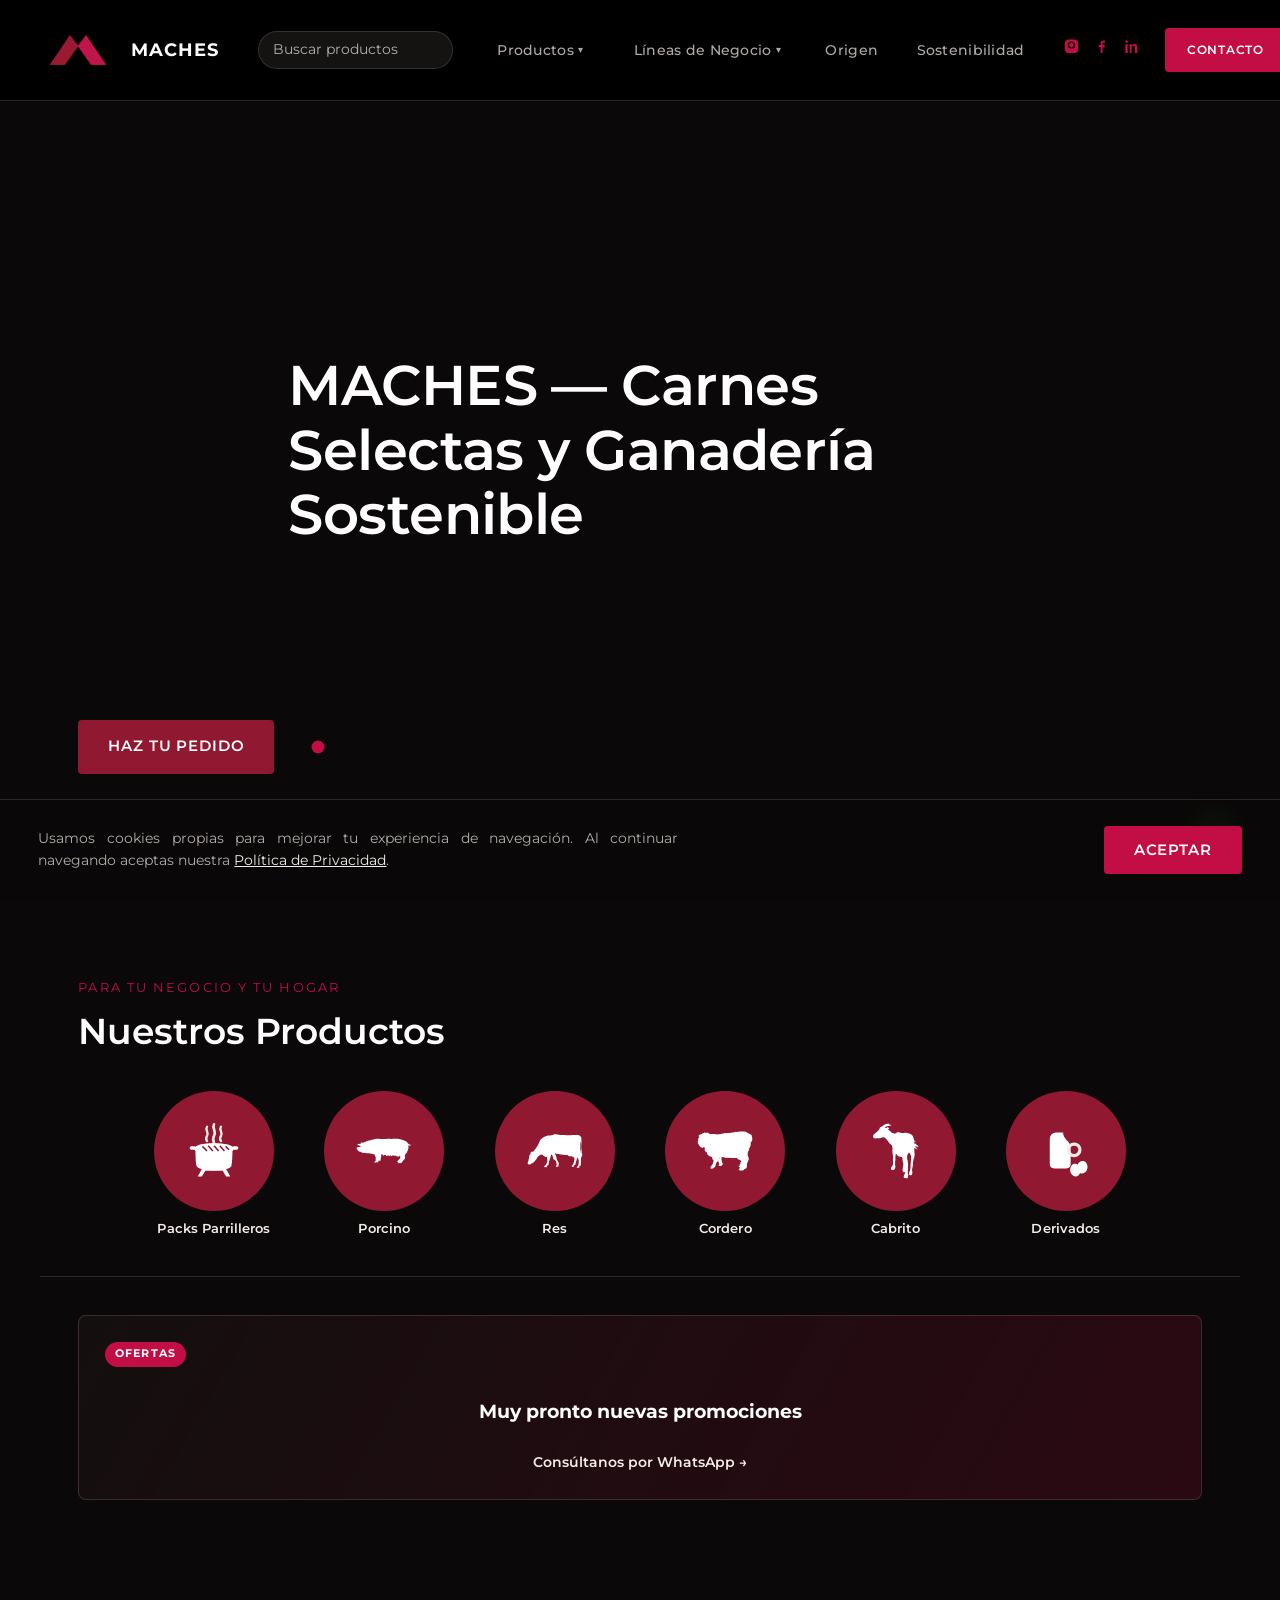
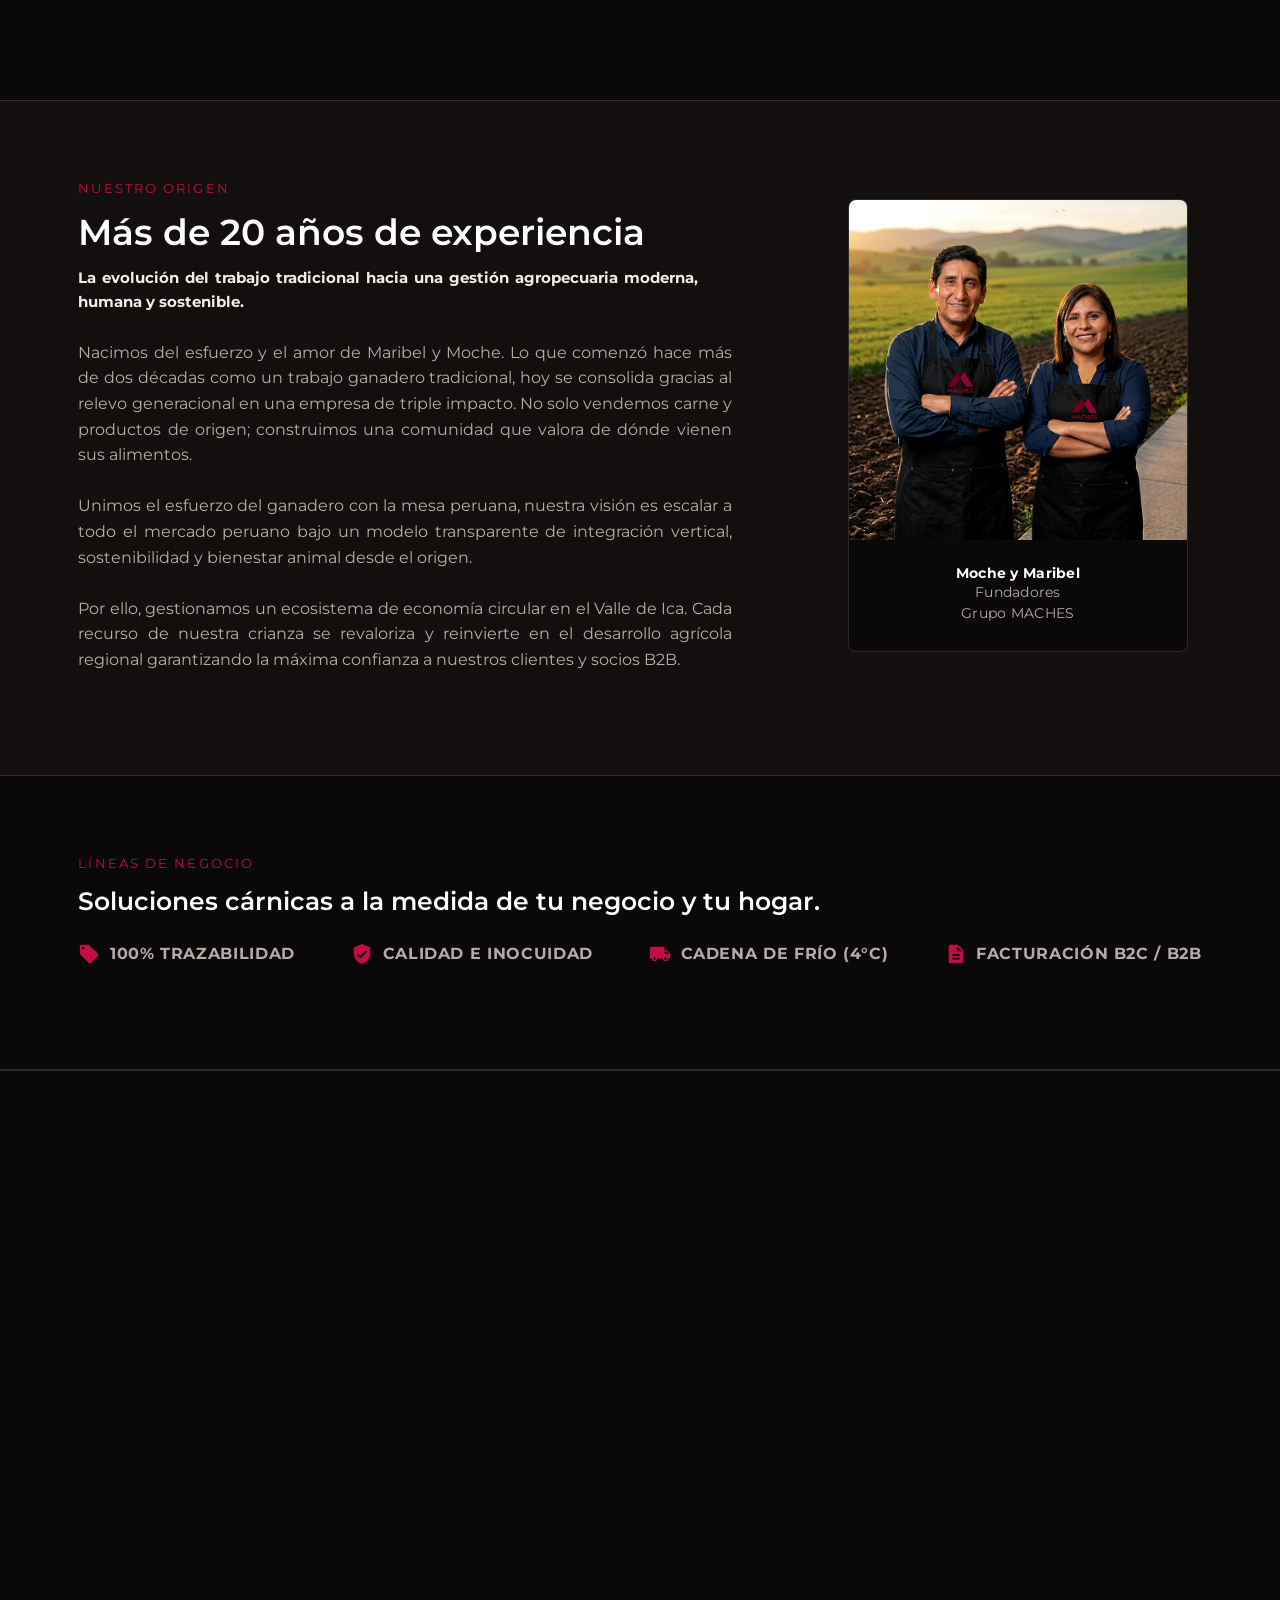
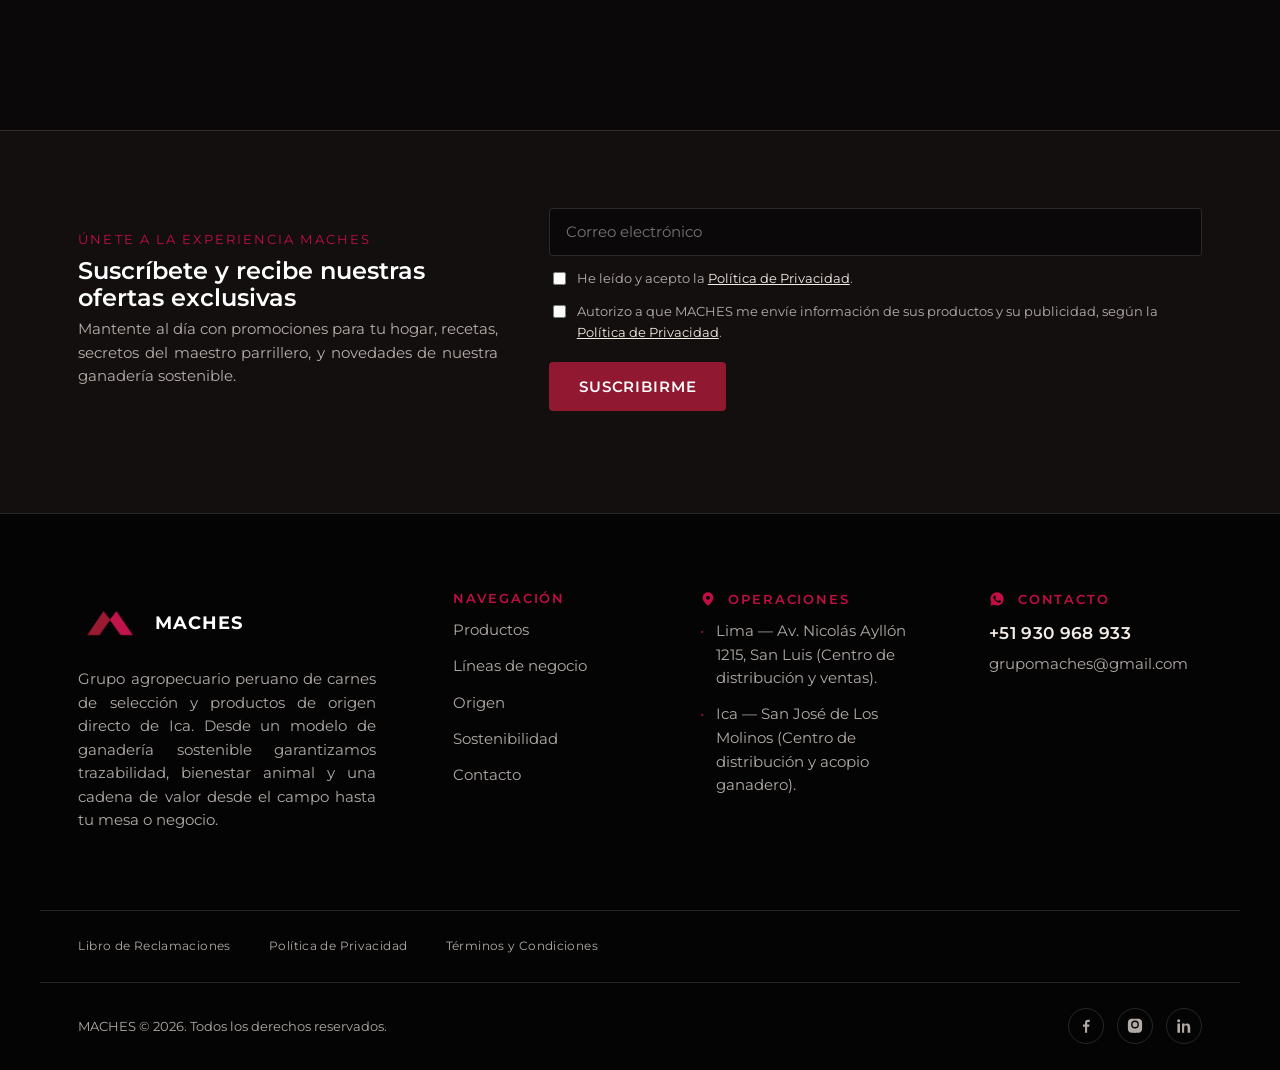
<file: docs/index.html>
<!DOCTYPE html>
<html lang="es">
<head>
<meta charset="UTF-8">
<meta name="viewport" content="width=device-width, initial-scale=1.0">
<title>MACHES | Carnes Selectas y Ganadería Sostenible | Lima &amp; Ica, Perú</title>
<meta name="description" content="MACHES: más de 20 años de experiencia en el sector agropecuario. Carnes Selectas abastece vacuno, porcino, ovino y caprino al sector B2B; Herencia Orgánica ofrece bio-nutrientes de suelo con trazabilidad en Lima e Ica, Perú.">
<meta name="theme-color" content="#0a0808">
<link rel="icon" type="image/png" href="assets/maches-icon.png">

<!-- Google tag (gtag.js) -->
<script async src="https://www.googletagmanager.com/gtag/js?id=G-GQ247FTDSK"></script>
<script>
  window.dataLayer = window.dataLayer || [];
  function gtag(){dataLayer.push(arguments);}
  gtag("js", new Date());
  gtag("config", "G-GQ247FTDSK");
</script>

<link rel="preconnect" href="https://fonts.googleapis.com">
<link rel="preconnect" href="https://fonts.gstatic.com" crossorigin>
<link href="https://fonts.googleapis.com/css2?family=Montserrat:wght@400;500;600;700;800&display=swap" rel="stylesheet">

<!-- Adelanta la conexion a la API del catalogo (Apps Script) y a las fotos de Drive,
     asi cuando llega el fetch real ya no hay que perder tiempo en el handshake -->
<link rel="preconnect" href="https://script.google.com">
<link rel="preconnect" href="https://script.googleusercontent.com">
<link rel="preconnect" href="https://lh3.googleusercontent.com" crossorigin>

<link rel="stylesheet" href="css/styles.css">
</head>
<body>

<a class="skip-link" href="#main">Saltar al contenido principal</a>

<!-- ============ HEADER ============ -->
<header class="site-header" id="siteHeader">
  <div class="container header-inner">
    <a href="#top" class="brand" aria-label="MACHES, inicio">
      <img class="brand-mark" src="assets/maches-icon.png" alt="" width="44" height="44">
      <span class="brand-name">MACHES</span>
    </a>

    <nav class="main-nav" id="mainNav" aria-label="Navegación principal">
      <form class="header-search" id="headerSearchForm" role="search" action="index.html" method="get" autocomplete="off">
        <input type="search" id="productSearch" name="buscar" placeholder="Buscar productos" aria-label="Buscar productos">
        <div class="header-search-results" id="searchResults" hidden></div>
      </form>
      <div class="nav-dropdown" id="productsDropdown">
        <button class="nav-dropdown-toggle" id="productsToggle" type="button" aria-expanded="false" aria-controls="productsMenu">
          Productos <span class="nav-dropdown-arrow" aria-hidden="true">&#9662;</span>
        </button>
        <div class="nav-dropdown-menu" id="productsMenu">
          <a href="#cat-parrilleros">Packs Parrilleros</a>
          <a href="#cat-porcino">Porcino</a>
          <a href="#cat-vacuno">Res</a>
          <a href="#cat-ovino">Cordero</a>
          <a href="#cat-caprino">Cabrito</a>
          <a href="#cat-derivados">Derivados</a>
        </div>
      </div>
      <div class="nav-dropdown" id="unitsDropdown">
        <button class="nav-dropdown-toggle" id="unitsToggle" type="button" aria-expanded="false" aria-controls="unitsMenu">
          Líneas de Negocio <span class="nav-dropdown-arrow" aria-hidden="true">&#9662;</span>
        </button>
        <div class="nav-dropdown-menu" id="unitsMenu"></div>
      </div>
      <a href="#origen">Origen</a>
      <a href="#sostenibilidad">Sostenibilidad</a>
    </nav>

    <div class="header-actions">
      <div class="header-social">
        <a href="https://www.instagram.com/grupomaches/?hl=es" target="_blank" rel="noopener" aria-label="Instagram de MACHES">
          <svg viewBox="0 0 24 24" width="17" height="17" aria-hidden="true"><path fill="currentColor" d="M12 2.2c2.7 0 3 0 4 .05 1 .05 1.7.2 2.3.45.6.25 1.1.6 1.6 1.1.5.5.85 1 1.1 1.6.25.6.4 1.3.45 2.3.05 1 .05 1.3.05 4s0 3-.05 4c-.05 1-.2 1.7-.45 2.3-.25.6-.6 1.1-1.1 1.6-.5.5-1 .85-1.6 1.1-.6.25-1.3.4-2.3.45-1 .05-1.3.05-4 .05s-3 0-4-.05c-1-.05-1.7-.2-2.3-.45-.6-.25-1.1-.6-1.6-1.1-.5-.5-.85-1-1.1-1.6-.25-.6-.4-1.3-.45-2.3-.05-1-.05-1.3-.05-4s0-3 .05-4c.05-1 .2-1.7.45-2.3.25-.6.6-1.1 1.1-1.6.5-.5 1-.85 1.6-1.1.6-.25 1.3-.4 2.3-.45 1-.05 1.3-.05 4-.05Zm0 2.6a5.2 5.2 0 1 0 0 10.4 5.2 5.2 0 0 0 0-10.4Zm0 8.6a3.4 3.4 0 1 1 0-6.8 3.4 3.4 0 0 1 0 6.8Zm5.4-8.8a1.2 1.2 0 1 1-2.4 0 1.2 1.2 0 0 1 2.4 0Z"/></svg>
        </a>
        <a href="https://www.facebook.com/profile.php?id=61572995403338&amp;locale=es_LA" target="_blank" rel="noopener" aria-label="Facebook de MACHES">
          <svg viewBox="0 0 24 24" width="17" height="17" aria-hidden="true"><path fill="currentColor" d="M13.5 21v-8h2.7l.4-3.1h-3.1V8c0-.9.25-1.5 1.55-1.5H17V3.7C16.7 3.65 15.75 3.5 14.6 3.5c-2.3 0-3.9 1.4-3.9 4v2.4H8v3.1h2.7V21h2.8Z"/></svg>
        </a>
        <a href="https://www.linkedin.com/company/grupo-maches/posts/?feedView=all&amp;viewAsMember=true" target="_blank" rel="noopener" aria-label="LinkedIn de MACHES">
          <svg viewBox="0 0 24 24" width="17" height="17" aria-hidden="true"><path fill="currentColor" d="M6.94 5a2 2 0 1 1-4 0 2 2 0 0 1 4 0ZM3.2 8.75h3.5V21H3.2V8.75Zm6.2 0h3.36v1.68h.05c.47-.88 1.6-1.8 3.3-1.8 3.53 0 4.18 2.32 4.18 5.35V21h-3.5v-6.4c0-1.53-.03-3.5-2.13-3.5-2.14 0-2.47 1.67-2.47 3.39V21H9.4V8.75Z"/></svg>
        </a>
      </div>
      <a class="btn btn-fucsia header-contacto" href="contacto.html">
        <span>Contacto</span>
      </a>
      <button class="menu-toggle" id="menuToggle" aria-expanded="false" aria-controls="mainNav" aria-label="Abrir menú de navegación">
        <span></span><span></span><span></span>
      </button>
    </div>
  </div>
</header>

<a class="whatsapp-float" id="whatsappFloat" data-whatsapp-cta="flotante" href="#" target="_blank" rel="noopener" aria-label="Escríbenos por WhatsApp">
  <svg viewBox="0 0 24 24" width="28" height="28" aria-hidden="true"><path fill="currentColor" d="M12.04 2C6.58 2 2.13 6.45 2.13 11.91c0 1.75.46 3.45 1.32 4.95L2.05 22l5.29-1.39a9.9 9.9 0 0 0 4.7 1.2h.01c5.46 0 9.9-4.45 9.9-9.9C21.96 6.45 17.5 2 12.04 2Zm5.8 14.16c-.24.68-1.4 1.3-1.93 1.38-.5.08-1.12.11-1.8-.11-.42-.13-.95-.3-1.64-.6-2.88-1.24-4.76-4.13-4.9-4.32-.14-.19-1.17-1.56-1.17-2.98 0-1.42.75-2.11 1.01-2.4.27-.28.58-.35.78-.35.2 0 .39 0 .56.01.18.01.42-.07.66.5.24.6.83 2.06.9 2.21.07.15.12.33.02.53-.1.19-.15.31-.29.48-.15.17-.31.38-.44.51-.15.15-.3.31-.13.6.17.29.75 1.24 1.62 2.01 1.11.99 2.05 1.3 2.34 1.45.29.15.46.13.63-.07.17-.2.72-.84.92-1.13.19-.29.39-.24.65-.14.27.1 1.7.8 1.99.95.29.15.49.22.56.34.08.13.08.72-.16 1.4Z"/></svg>
</a>

<main id="main">

  <!-- ============ HERO SLIDER ============ -->
  <section id="top" class="hero" aria-roledescription="carrusel" aria-label="Presentación de MACHES">

    <div class="hero-track" id="heroTrack"></div>

    <div class="hero-bottom-row container">
      <a class="btn btn-primary hero-cta" id="heroCta" href="#" target="_blank" rel="noopener">Haz tu Pedido</a>
      <div class="hero-dots" id="heroDots" role="tablist" aria-label="Seleccionar diapositiva"></div>
    </div>
  </section>

  <!-- ============ CATÁLOGO DE PRODUCTOS ============ -->
  <section id="catalogo" class="section catalog-section">
    <div class="container">
      <p class="section-kicker">Para tu Negocio y tu Hogar</p>
      <h2 class="section-title catalog-title">Nuestros Productos</h2>
    </div>

    <div class="catalog-categories-row container">
      <button class="catalog-category-btn" type="button" data-target="cat-parrilleros">
        <span class="catalog-category-circle"><svg viewBox="0 0 100 100"><path d="M38 8 C34 14 42 18 38 24 C36 27 36 30 38 33" stroke="#f4ece6" stroke-width="4" stroke-linecap="round" fill="none"/><path d="M50 4 C46 11 55 16 50 24 C48 28 48 32 50 36" stroke="#f4ece6" stroke-width="4.5" stroke-linecap="round" fill="none"/><path d="M62 8 C58 14 66 18 62 24 C60 27 60 30 62 33" stroke="#f4ece6" stroke-width="4" stroke-linecap="round" fill="none"/><ellipse cx="50" cy="46" rx="34" ry="10"/><path d="M18 44 C18 44 18 70 20 76 C24 86 76 86 80 76 C82 70 82 44 82 44 C82 50 71 54 50 54 C29 54 18 50 18 44 Z"/><path d="M30 42 L38 50 M40 41 L48 50 M50 41 L58 50 M60 41 L68 50 M70 42 L76 48" stroke="#911831" stroke-width="2.6" fill="none"/><rect x="8" y="42" width="11" height="6" rx="3"/><rect x="81" y="42" width="11" height="6" rx="3"/><path d="M34 72 L22 94 L29 94 L40 76 Z"/><path d="M66 72 L78 94 L71 94 L60 76 Z"/><rect x="33" y="80" width="34" height="4"/></svg></span>
        <span class="catalog-category-label">Packs Parrilleros</span>
      </button>
      <button class="catalog-category-btn" type="button" data-target="cat-porcino">
        <span class="catalog-category-circle"><svg viewBox="-11.7 -8.9 583.4 280.5"><path d="M522.181,54.864c-4.201-3.167-6.701-7.013-9.968-11.003
		c-4.44-5.427-11.1-9.321-17.101-12.75c-15.965-9.121-34.529-14.278-52.285-18.614C425.982,8.381,409.1,8.943,391.46,8.838
		c-12.605-0.074-25.368,0.378-37.818,0.652c-10.386,0.228-20.856-2.024-31.332-1.837c-18.702,0.335-37.656,4.749-56.208,3.375
		c-8.117-0.602-16.274-0.246-24.402-0.752c-10.485-0.655-21.354-2.919-31.837-2.533c-26.662,0.983-51.691,15.415-77.441,17.03
		c-19.93,1.25-37.971,14.093-56.15,20.791c-8.332,3.071-14.308,1.811-22.537,1.363c-11.179-0.608-9.562,6.069-1.392,10.159
		c-1.49,0.5-4.315,1.862-4.383,1.926c-5.367,0.539-9.65,1.597-15.044,1.006c-3.658-0.401-7.312-1.31-10.884,0.015
		C18.865,61.208,3.496,71.742,11.178,71.91c6.278,0.135,14.249,2.22,19.368,4.901c7.321,3.835,11.428,6.813,19.723,8.263
		c-5.404,2.889-8.779,4.062-14.481,5.271c-4.014,0.851-16.528,2.767-17.502,5.657c-9.412-3.922-14.378-4.238-13.297,7.523
		c1.163,12.654,5.658,13.735,17.207,15.548c-4.41,4.909-12.474,0.761-6.368,7.79c2.435,2.801,4.844,3.734,7.582,5.42
		c5.208,3.206,8.857,5.767,15.194,7.578c7.001,2.002,11.47,3.65,17.412,6.935c4.78,2.643,13.582,4.988,18.834,4.621
		c1.927-0.135,4.869-2.328,6.012-2.34c2.358-0.024,5.159,2.397,7.908,2.932c11.165,2.171,26.106,1.437,38.202,1.956
		c9.831,0.422,20.6,2.689,30.193,4.841c6.535,1.468,12.368,4.862,18.774,6.073c5.797,1.095,6.616-0.041,9.343,5.314
		c3.931,7.716,7.382,16.073,10.988,23.961c2.886,6.313-1.126,12.112,0.132,19.281c0.774,4.399,2.54,10.718-0.014,14.81
		c-3.271,5.235-22.066,14.959-7.523,19.398c4.632,1.414,6.533-0.821,10.514-2.223c3.068-1.077,7.162-0.667,8.735-3.996
		c0.556,4.309,2.282,7.194,6.812,5.598c5.045-1.778,3.447-4.86,1.511-8.56c2.966,0.703,7.775,0.192,9.386-2.933
		c1.731-3.352-1.005-5.255-1.035-8.678c2.41,4.379,8.753,3.358,11.786,0.059c3.007,5.521,10.811,0.8,11.283-3.851
		c0.115-1.122-1.501-2.495-1.538-3.819c-0.076-2.618,0.974-4.275,1.391-6.693c0.792-4.595-0.341-7.894,0.326-12.085
		c1.159-7.275,4.144-14.063,4.856-21.503c0.237-2.479-1.07-14.795,2.458-16.11c2.75-1.024,13.396,7.329,15.845,9.626
		c1.933,1.813,4.653,10.084,7.431,9.359c2.79-0.727,0.797-4.947,1.363-6.635c1.964-5.834,8.028-7.444,13.312-4.917
		c6.956,3.325,6.518,7.191,11.714,11.759c2.468,2.168,6.25,3.951,6.056-1.48c-0.209-5.842,10.331-4.026,14.14-3.008
		c3.579,0.96,4.119,6.466,7.08,5.88c2.406-0.478,1.762-4.668,3.499-4.695c3.409-0.053,12.034-1.929,14.892-0.28
		c1.962,1.131,0.658,2.652,2.31,3.82c4.889,3.453,2.693,1.482,5.421-1.215c2.939-2.91,1.644-4.003,7.71-4.103
		c3.839-0.063,9.866-1.106,13.495,0.164c1.838,0.644,3.106,2.39,3.642,2.637c3.304,1.526,5.027,3.964,6.188-3.377
		c2.565,2.668,7.8,1.96,11.104-0.355c-1.164,7.688,16.517,10.356,20.91,11.491c2.619,0.677,1.695,1.642,5.035,0.563
		c1.318-0.426,5.103-3.485,7.255-4.563c3.13-1.563,5.984-3.671,8.854-5.654c-2.068,6.661,1.803,12.614,1.658,19.487
		c-0.173,8.211-10.46,17.452-15.368,23.104c-2.715,3.124-18.143,14.336-14.604,20.315c1.185,1.998,8.715,3.786,10.93,3.169
		c-4.059,4.131-7.061,7.473-0.06,9.803c2.617,0.869,5.245,0.504,7.729-0.548c0.475-0.201,4.571,1.672,5.582,1.822
		c3.122,0.462,5.915-0.29,8.572-1.778c0.977-0.545,1.063-2.495,1.955-2.931c1.384-0.679,3.035-0.128,4.976-0.432
		c9.873-1.543,13.68-15.84,19.177-22.374c5.819-6.92,16.931-18.255,19.561-26.716c2.563-8.251-5.696-17.261-2.665-26.122
		c0.125,0.31,0.232,0.626,0.325,0.948c0.776-2.162,0.906-4.702,2.548-6.545c-0.317,0.039-0.757,0.433-1.037,0.592
		c2.895-8.027,11.124-14.307,15.782-21.43c5.258-8.035,10.333-17.258,13.313-26.404c4.775-14.653,7.814-34.827,1.913-49.608
		c4.059,4.147,9.808,6.112,15.545,5.805c2.4-0.128,16.307-4.176,16.764-6.012c1.244-5.023-12.251-4.163-14.601-4.769
		C533.919,65.52,526.57,60.056,522.181,54.864 M446.544,176.65C446.891,175.916,447.069,175.544,446.544,176.65 M360.542,175.88
		C361.883,174.343,360.515,175.913,360.542,175.88 M249.961,12.304c-2.811,0.074-5.701,0.25-8.468-0.148
		C244.319,12.202,247.138,12.135,249.961,12.304 M194.909,12.363C195.586,11.458,195.833,11.129,194.909,12.363 M136.864,28.12
		C135.792,28.47,136.656,28.188,136.864,28.12 M278.006,179.791C278.217,179.954,278.485,180.16,278.006,179.791 M246.083,200.67
		C246.115,199.416,246.11,199.588,246.083,200.67"/></svg></span>
        <span class="catalog-category-label">Porcino</span>
      </button>
      <button class="catalog-category-btn" type="button" data-target="cat-vacuno">
        <span class="catalog-category-circle"><svg viewBox="-10.4 -8.7 554.1 350.7"><path d="M527.904,197.108c-0.206-1.734-0.773-3.443-1.923-4.782
		c-1.191-1.39-2.825-1.94-4.213-3.058c-1.57-1.266-0.994-1.863-0.825-3.759c0.161-1.841,0.143-3.645,0.034-5.494
		c3.269,0.751,1.106-9.927,0.703-11.167c-0.878-2.709-1.841-5.636-1.99-8.498c-0.154-2.92,0.583-5.902-0.721-8.679
		c-1.063-2.264-0.71-6.049-1.106-8.552c-0.44-2.792-0.808-5.584-0.9-8.414c-0.201-6.155,0.49-12.453,0.668-18.618
		c0.168-5.922,0.489-11.836,1.295-17.709c0.777-5.667,0.882-11.24,1.067-16.843c0.188-5.58-0.3-11.234-0.462-16.82
		c-0.173-5.945-0.33-11.927-0.868-17.853c-0.449-4.949-1.998-11.262-5.069-15.296c-1.577-2.072-3.465-3.842-4.986-5.974
		c-1.712-2.396-2.904-4.49-5.641-5.814c-2.466-1.194-4.817-2.337-7.007-4.018c-2.404-1.844-4.106-3-7.202-3
		c-2.756,0-5.827,0.599-8.525,0c-2.692-0.599-4.747-0.76-7.445-0.147c-2.342,0.53-4.955,1.399-7.341,1.421
		c-1.224,0.012-2.355-0.196-3.591,0c-1.113,0.177-2.544,1.16-3.569,1.16c-2.906,0-5.832,0.002-8.73-0.226
		c-2.936-0.232-5.656-1.073-8.538-1.528c-5.323-0.842-11.074,1.164-16.301,2.012c-5.334,0.866-10.696,1.365-16.099,1.52
		c-5.92,0.17-11.853,0.509-17.775,0.283c-5.933-0.226-11.867-0.821-17.797-1.155c-11.732-0.658-23.313-1.939-35.063-1.852
		c-5.517,0.041-10.97,0.35-16.481-0.13c-3.134-0.273-6.254-0.565-9.357-1.072c-2.289-0.374-4.256-1.235-6.504-1.614
		c-11.792-1.988-23.818-4.472-35.81-4.472c-6.41,0-12.855,1.554-18.75,4.013c-6.207,2.589-12.141,4.391-18.728,5.779
		c0.352-1.12-0.2-0.196-0.594-0.113c-1.358,0.286-2.702,0.853-4.07,1.174c-2.601,0.612-5.143,1.192-7.815,1.39
		c-5.748,0.425-11.57-0.286-17.296,0.495c-2.943,0.401-5.721,1.285-8.537,2.178c-2.425,0.768-4.967,0.917-7.407,1.642
		c-5.331,1.582-10.596,3.666-15.834,5.532c-2.563,0.912-4.817,2.58-7.275,3.736c-2.963,1.39-5.896,2.888-8.917,4.147
		c-5.531,2.308-10.049,6.75-14.255,10.874c-3.223,3.161-8.125,4.646-11.143,8.042c-1.468,1.651-2.421,4.716-3.454,6.669
		c-1.426,2.691-2.851,5.376-4.182,8.115c-3.88,7.976-6.814,16.394-10.497,24.458c-1.832,4.009-3.349,8.203-5.452,12.075
		c-0.882,1.624-1.964,3.103-3.191,4.487c-0.557,0.625-3.688,3.339-2.094,3.98c-2.698,4.142-6.063,7.778-8.667,12.017
		c-2.935,4.779-5.397,10.478-8.974,14.718c-6.63,7.855-13.394,16.262-18.126,25.337c-1.382,2.652-4.23,2.17-6.672,3.537
		c-1.043,0.585-1.852,1.66-2.885,2.179c-1.097,0.552-2.684,0.391-3.874,0.538c-2.673,0.333-4.783,0.913-7.479,0.784
		c-2.78-0.132-5.077,0.229-7.153,2.211c-3.391,3.235-3.664,9.186-2.954,13.449c0.336,2.017-1.404,2.883-2.148,4.598
		c-0.463,1.066-0.491,2.42-0.933,3.297c-0.476,0.944-1.499,1.854-2.131,2.735c-3.068,4.282-6.804,7.523-8.565,12.661
		c-0.941,2.743-1.702,4.671-1.519,7.669c0.104,1.709,0.674,3.774,1.57,5.207c0.372,0.596,0.736,1.119,0.963,1.805
		c0.322,0.967-0.395,1.949-0.724,2.905c-1.001,2.916-2.008,5.829-2.97,8.759c-1.864,5.677-3.416,11.277-4.542,17.146
		c-0.502,2.616-0.781,5.255-1.086,7.898c-0.347,3.01-1.203,4.618-2.967,7.078c-1.234,1.722-2.416,2.26-2.502,4.5
		c-0.094,2.444-1.345,6.566-0.382,8.887c0.375,0.902,1.725,1.79,2.375,2.583c0.87,1.06,1.624,2.169,2.282,3.375
		c1.256,2.307,2.604,3.576,4.986,4.699c1.781,0.839,3.473,1.701,4.89,0.21c1.196-1.259,1.845-3.141,3.28-4.159
		c1.099,4.109,7.188,3.499,9.925,1.738c1.367-0.877,1.719-2.474,2.403-3.806c0.582-1.132,0.744-1.101,2.172-1.693
		c1.215-0.503,2.433-1.001,3.643-1.52c5.252-2.253,10.557-4.573,15.426-7.582c4.375-2.704,7.584-5.973,11.034-9.722
		c4.084-4.438,7.963-9.059,12.086-13.467c3.638-3.89,7.249-7.378,9.442-12.242c1.119-2.479,1.811-5.247,3.169-7.601
		c1.402-2.426,3.125-4.741,4.75-7.02c1.706-2.39,3.647-4.574,5.429-6.904c1.448-1.893,2.649-3.874,4.469-5.457
		c4.273-3.721,9.175-6.874,13.669-10.334c2.363-1.821,5.097-3.046,8.006-3.665c2.616-0.557,5.188,0.14,7.785-0.07
		c1.778-0.146,3.101-1.67,4.721-1.783c1.19-0.085,1.888,0.829,2.913,1.244c1.105,0.447,2.412,0.388,3.478,0.511
		c1.141,0.13,0.877-0.894,1.328,1.019c0.302,1.274,0.535,1.952,1.3,3.027c1.451,2.036,3.254,4.042,5.527,5.15
		c2.065,1.006,4.059,1.175,6.32,0.934c-0.28,1.837,0.118,2.572,1.811,3.65c0.638,0.407,1.39,0.711,2.119,0.901
		c0.921,0.237,0.489,0.369,0.934,0.995c1.663,2.344,3.374,3.345,6.183,4.227c2.941,0.925,6.167,1.016,9.198,0.557
		c1.563-0.238,3.103-0.641,4.672-0.869c1.883-0.276,3.13,0.921,5.054,1.039c-1.992,5.584-2.311,11.121-1.413,16.952
		c0.799,5.192,2.693,10.104,3.663,15.263c0.931,4.955-1.289,10.502-3.157,15.106c-1.088,2.682-1.942,5.435-2.641,8.232
		c-0.533,2.131-2.245,4.057-3.298,5.962c-1.317,2.38-2.844,4.876-3.537,7.531c-0.478,1.827-0.437,3.805-1.803,5.1
		c-1.992,1.887-4.458,2.902-6.249,5.165c-1.412,1.781-2.666,3.658-4.241,5.307c-1.975,2.067-4.393,4.094-6.12,6.352
		c-0.501,0.655-1.549,2.748-0.679,3.326c1.072,0.714,2.184,1.188,3.407,1.585c5.469,1.778,11.171,1.99,16.853,1.372
		c2.415-0.263,5.659-1.452,6.785-3.834c0.548-1.16,0.149-1.977-0.271-3.112c-0.651-1.758-1.03-3.557-1.284-5.405
		c1.215-0.149,2.806-0.358,3.732-1.19c0.992-0.89,1.517-2.076,2.715-2.857c1.149-0.75,2.314-0.954,3.609-1.32
		c5.09-1.438,6.005-5.83,6.71-10.396c0.303-1.959,1.43-3.661,1.597-5.659c0.16-1.909-0.072-3.939,0.242-5.746
		c0.459-2.645,1.082-5.321,1.754-7.924c0.673-2.602,1.77-5.033,2.479-7.624c1.423-5.192,1.817-10.885,4.156-15.76
		c1.197-2.492,3.737-4.891,4.517-7.491c0.705-2.346,0.782-5.026,1.385-7.442c0.709-2.844,0.819-5.901,1.739-8.66
		c0.879-2.64,0.593-5.521,1.611-8.066c2.001-4.996,3.933-10.069,6.107-14.971c0.74-1.671,1.602-4.975,3.732-2.434
		c1.652,1.975,2.828,4.535,4.355,6.637c3.384,4.657,6.717,9.198,9.402,14.315c0.553,1.057,1.599,2.49,1.737,3.642
		c0.142,1.171-0.481,2.785-0.717,3.952c-0.542,2.68-1.244,5.412-0.986,8.168c0.271,2.887,0.981,3.555,3.116,5.426
		c2.093,1.831,4.281,3.609,6.411,5.44c4.027,3.459,7.854,6.672,12.567,9.188c4.722,2.515,6.631,6.721,7.629,11.72
		c1.042,5.214,0.438,11.318,2.856,16.159c0.601,1.206,1.238,2.388,1.893,3.565c0.459,0.825,1.866,2.534,1.866,3.438
		c0,1.946-1.936,2.538-3.053,3.749c-1.376,1.493-1.577,4.844-0.99,6.736c0.451,1.451,0.614,1.299-0.42,2.591
		c-0.887,1.109-1.631,2.317-2.379,3.522c-0.982,1.58-3.249,4.771-2.856,6.735c0.373,1.861,2.846,1.509,4.185,1.472
		c5.685-0.154,11.464-1.087,16.919-2.688c1.5-0.438,3.674-0.688,4.527-2.15c0.989-1.695,0.724-4.189,0.326-6.027
		c-0.592-2.732-1.866-5.308-3.242-7.718c-0.364-0.638,0.489-1.872,0.611-2.726c0.18-1.245,0.101-2.577-0.028-3.822
		c1.033,1.897,1.905,3.817,4.537,2.731c1.655-0.68,1.995-2.735,1.854-4.429c-0.096-1.149-0.609-1.841-1.017-2.83
		c-0.414-0.998-0.535-2.072-0.934-3.084c-0.803-2.042-2.18-3.674-2.731-5.833c-1.476-5.768-4.522-10.704-7.788-15.618
		c-3.284-4.944-4.68-10.461-7.176-15.77c-2.075-4.414-2.538-9.684-3.396-14.441c-1.021-5.651-1.962-11.127-4.354-16.373
		c-2.238-4.903-4.235-10.102-6.193-15.141c-1.805-4.648-4.534-10.402-3.534-15.479c2.449,1.361,4.55,3.21,7.273,4.074
		c2.951,0.938,5.891,1.877,8.878,2.69c5.77,1.57,11.4,3.006,17.345,3.741c2.916,0.36,5.871,0.591,8.773,1.026
		c2.454,0.368,4.644,1.675,7.021,2.34c2.644,0.737,5.354,0.929,8.09,0.867c2.565-0.06,6.067-0.879,8.549-0.304
		c1.556,0.362,3.1,0.68,4.674,0.963c1.045,0.189,2.099,1.27,3.221,1.555c2.383,0.604,4.708-1.184,6.813-0.482
		c2.217,0.738,5.141,0.71,7.041,1.501c2.219,0.923,4.146,1.714,6.7,1.557c0.986-0.062,4.8-1.765,5.111-1.523
		c1.688,1.298,3.545,1.622,5.486,0.585c1.121-0.6,3.367,0.091,4.848-0.157c2.456-0.412,4.619-1.768,6.779-2.925
		c-0.107,3.885,6.348,8.043,9.165,9.829c4.74,3.001,10.291,4.888,15.775,6.008c5.661,1.157,11.381,1.12,17.075,0.252
		c4.523-0.688,2.175,7.146,5.713,8.915c1.854,0.928,2.669-3.54,2.826-4.626c0.155-1.084-0.317-2.761,0.227-3.707
		c0.746-1.302,3.772-1.889,5.146-2.181c-0.379,0.959,0.767,2.856,0.96,3.842c0.337,1.706,0.964,3.416,1.662,5.006
		c1.202,2.738,3.784,4.022,6.087,1.624c0.036,1.676,0.94,3.498,1.247,5.182c0.57,3.136,1.24,6.277,1.581,9.449
		c0.256,2.387,0.879,5.878,0.402,8.224c-0.604,2.975-1.214,5.947-1.841,8.915c-1.091,5.166-1.525,10.354-3.413,15.32
		c-1.896,4.992-2.229,10.924-4.71,15.589c-1.109,2.084-2.452,4.206-4.068,5.922c-0.763,0.808-1.827,1.509-2.331,2.519
		c-0.378,0.754,0.004,2.228-0.425,2.689c-3.362,3.635-8.889,8.513-9.684,13.668c-0.587,3.79,11.647,2.429,13.651,2.27
		c2.924-0.231,9.482-0.332,10.296-3.998c0.242-1.086-0.028-2.32-0.378-3.365c-0.253-0.765-1.842-2.779-1.798-3.397
		c0.033-0.464,1.223-1.412,1.413-2.065c0.176-0.608,0.188-1.266,0.113-1.896c3.901-0.179,6.331,4.465,9.472,0.368
		c2.908-3.797,3.63-8.982,4.212-13.594c1.421-11.24,7.258-21.702,10.148-32.584c1.523-5.736,3.583-11.293,5.728-16.818
		c1.964-5.058,3.023-10.157,4.002-15.48c1.084,11.074,9.146,20.011,10.758,31.074c0.814,5.592,1.296,11.519,0.733,17.155
		c-0.598,5.979-1.794,11.892-2.434,17.872c-0.262,2.432-0.384,4.782-1.043,7.14c-0.434,1.56-1.441,5.914-0.722,7.174
		c0.383,0.666-2.947,4.207-3.548,4.739c-1.911,1.701-3.845,3.438-5.658,5.254c-1.813,1.814-3.357,3.781-4.335,6.181
		c-0.445,1.092-0.595,2.114-1.312,3.029c-0.479,0.612-1.116,2.119-0.498,2.744c0.468,0.475,2.374,0.222,2.934,0.252
		c1.604,0.088,3.219,0.237,4.826,0.259c2.927,0.04,5.907,0.11,8.812-0.33c2.389-0.362,4.736-0.957,6.925-1.993
		c2.081-0.985,2.38-1.979,2.176-4.216c-0.123-1.348-0.312-2.69-0.564-4.019c-0.379-1.975-0.503-1.722,1.017-2.604
		c2.361-1.371,1.925-3.262,3.113-5.406c0.599-1.077,1.437-1.916,2.45-2.604c0.358-0.242,1.196,0.81,1.731,1.048
		c1.604,0.719,3.96,0.541,5.316-0.395c3.627-2.502,0.242-9.099,0.399-12.625c0.266-5.976,1.142-11.936,1.215-17.915
		c0.077-6.087,0.113-12.147-0.081-18.233c-0.382-11.952,1.656-23.275,3.612-35.025c0.011,1.001-0.152,5.092,1.498,3.029
		c0.825-1.031,0.353-3.588,0.848-4.98c1.191,1.552,3.449,4.191,3.21,0.676c-0.101-1.462-0.784-2.873-0.861-4.298
		c-0.087-1.58,0.877-3.117,1.487-4.543c0.541-1.271,1.055-2.58,1.282-3.947c0.169-1,0.076-2.186,0.425-2.972
		C527.213,202.249,528.083,200.178,527.904,197.108 M213.012,20.741c0.805,0.055,1.622,0.01,2.432,0
		c-1.444,0.347-2.875,0.724-4.326,1.048c-0.127-0.242-0.249-0.777-0.225-1.048C211.598,20.741,212.306,20.741,213.012,20.741
		 M209.619,265.85c-0.17,0.557-0.34,1.112-0.509,1.669C209.21,267.032,209.543,265.925,209.619,265.85 M219.232,237.917
		c-0.083,0.795-0.125,1.591-0.234,2.386c-0.178,1.28-0.55,1.645-1.094,2.665c-0.745,1.399-1.419,2.867-2.262,4.261
		c0.665-2.159,1.33-4.315,1.993-6.473c0.351-1.143,1.404-2.334,1.399-3.519c0.085,0,0.17,0,0.254,0
		C219.27,237.464,219.251,237.691,219.232,237.917 M225.566,212.984c-0.047,0.161-0.094,0.321-0.141,0.481
		c0.075-0.379,0.229-0.739,0.339-0.934C225.698,212.682,225.632,212.833,225.566,212.984 M508.139,177.58
		c0.551-3.459,1.51-6.777,2.688-10.074c-0.809,4.16-1.507,8.315-2.093,12.51C508.539,179.202,508.288,178.404,508.139,177.58
		 M520.977,170.477c0.105,0.937,0.245,1.864,0.34,2.802c-0.342-0.892-0.66-1.783-0.962-2.688
		C520.562,170.552,520.77,170.516,520.977,170.477 M519.223,174.44c0.104-2.042,0.833-1.253,1.33,0.142
		c0.514,1.441,0.509,2.96,0.196,4.442C520.19,177.324,518.927,176.502,519.223,174.44 M519.93,184.375
		c-0.047,0.548-0.123,1.099-0.227,1.641c-0.488-0.47-0.581-1.133-0.875-1.697C519.178,184.334,519.59,184.283,519.93,184.375
		 M505.455,128.254c-0.216-9.596-0.261-18.999,0.57-28.563c0.833-9.588,2.775-18.881,4.405-28.349
		c1.987,11.856,2.705,23.879,1.937,35.884c-0.396,6.174-0.734,12.275-0.694,18.464c0.037,5.843,0.564,11.587,0.377,17.412
		c-0.162,5.008,0.477,10.241-0.206,15.207c-0.717,5.22-3.218,10.026-4.354,15.139C505.511,158.394,505.782,143.192,505.455,128.254
		 M75.005,153.78c1.357-1.722,2.69-3.54,4.326-5.009c-1.808,2.244-3.35,4.781-4.722,7.331
		C73.184,155.551,74.445,154.581,75.005,153.78 M476.078,324.43c-0.17-0.01-0.34-0.018-0.51-0.027
		c0.131-0.295,0.263-0.548,0.51-0.766C476.078,323.9,476.104,324.172,476.078,324.43 M521.938,219.607
		c-0.646-0.862-0.716-2.079-1.979-2.35c0.255-0.822,1.611-2.827,1.611-0.83C521.57,217.227,522.083,219.598,521.938,219.607"/></svg></span>
        <span class="catalog-category-label">Res</span>
      </button>
      <button class="catalog-category-btn" type="button" data-target="cat-ovino">
        <span class="catalog-category-circle"><svg viewBox="22.8 -5.2 546.8 400.4"><path d="M554.178,79.227c-0.088-4.883-1.729-9.541-2.699-14.288
		c-0.949-4.65-1.289-9.073-4.066-13.117c-0.931-1.353-0.504-1.254,0.016-2.701c0.399-1.109,0.641-2.221,0.333-3.396
		c-0.562-2.152-2.541-3.505-4.41-4.462c-4.582-2.345-9.034-5.021-13.668-7.246c-9.235-4.431-18.658-7.949-27.331-13.525
		c-4.173-2.682-8.211-5.087-13.196-5.867c-0.575-0.089-1.157-0.132-1.735-0.193c-0.266-0.027-0.174-0.569-0.42-0.734
		c-0.906-0.615-2.169-0.857-3.223-1.17c-2.351-0.698-4.729-1.271-7.15-1.662c-4.828-0.78-9.297-0.722-14.119-0.162
		c-5.07,0.587-10.176,0.462-15.267,0.726c-10.378,0.535-21.217,0.909-31.33,3.437c-2.924,0.73-5.823,1.224-8.824,1.499
		c0.023-4.128-8.22-3.342-10.66-2.744c-4.462,1.099-8.578,2.866-13.155,3.692c-10.714,1.931-21.621,3.134-32.406,4.657
		c-9.709,1.369-19.509,1.15-29.204,2.716c-2.486,0.402-4.938,1.032-7.418,1.429c-2.236,0.358-4.302-0.112-6.417,0.98
		c-1.121,0.579-1.366,1.092-2.72,1.061c-1.237-0.029-2.492-0.132-3.695-0.434c-1.979-0.498-4.013-1.967-6.084-1.712
		c-2.623,0.321-5.304,0.872-7.694,2.046c-1.688,0.827-3.478,2.518-5.295,2.908c-5.078,1.087-10.457,0.816-15.579,1.791
		c-2.52,0.479-5.006,1.127-7.438,1.937c-1.222,0.405-2.413,0.854-3.604,1.338c-0.77,0.312-2.201-0.493-3.097-0.58
		c-2.158-0.21-4.338-0.036-6.356,0.813c-0.822,0.346-1.705-0.164-2.596,0.026c-1.197,0.252-2.437,0.831-3.72,1.084
		c-10.399,2.044-20.589,1.384-30.975-0.246c-10.447-1.643-21.099-2.334-31.67-2.096c-4.381,0.098-8.776,0.691-12.87,2.327
		c-1.089,0.436-2.125,0.907-3.176,1.425c-0.634,0.313-1.331-2.336-1.496-2.683c-0.935-1.958-3.475-3.287-5.504-3.689
		c-2.008-0.399-4.067,0.294-5.707-0.923c-1.853-1.378-3.332-3.077-5.401-4.141c-3.939-2.03-8.294-3.009-12.695-3.203
		c0.701-0.888,1.932-3.037,1.334-3.978c-0.511-0.805-1.232-0.993-2.01-0.834c-0.715,0.145-1.176,0.482-1.648,1.071
		c-0.624,0.78-0.493,1.059-1.473,1.608c-0.706,0.397-1.424,1.602-2.171,1.659c-0.736,0.056-1.461,0.177-2.197,0.249
		c-3.918,0.392-8.03,0.763-11.817-0.501c-1.748-0.582-4.103-1.298-5.284-2.713c-0.417-0.5-0.9-0.931-1.51-1.174
		c-0.787-0.313-1.453,0.287-2.01-0.549c-1.858,0.114-2.365,3.752-2.77,5.279c-0.38,1.433-1.533,0.461-2.772,0.258
		c-1.226-0.201-2.458-0.201-3.693-0.145c-1.147,0.053-0.987,1.226-1.451,1.915c-0.396,0.593-0.041,0.517-1.173,0.725
		c-0.516,0.094-1.033,0.168-1.548,0.25c-2.51,0.39-4.764,0.428-6.553,2.455c-0.735,0.833-1.033,1.979-1.186,3.054
		c-0.211,1.473-0.31,1.641-1.635,2.419c-1.658,0.975-3.73,1.337-5.63,1.248c-0.898-0.044-1.378,0.947-2.392,1.134
		c-1.435,0.263-2.853,0.543-4.276,0.862c-2.61,0.582-5.182,1.291-7.75,2.036c-1.88,0.543-3.136,2.207-4.523,3.519
		c-1.758,1.664-3.445,3.41-5.164,5.112c-1.211,1.196-3.268,2.5-3.38,4.291c-0.131,2.084,2.641,2.726,4.195,3.593
		c-1.636,2.004,0.703,2.95,2.159,4.023c1.757,1.293,6.581,2.581,3.879,5.394c-1.295,1.349-2.723,0.629-4.033,1.349
		c-2.501,1.369-4.515,5.233-6.02,7.587c-2.062,3.228-3.253,5.598-2.33,9.313c0.512,2.057,0.938,2.904,0.601,5.124
		c0.003-0.02-0.91,8.032,0.674,6.986c-2.536,1.675-10.09,7.91-4.592,10.122c-1.289,1.456-2.257,4.146-1.66,6.059
		c0.271,0.865,0.92,1.469,1.724,1.847c0.497,0.232,1.031,0.362,1.571,0.45c0.612,0.097,0.13,1.45,0.06,1.985
		c-0.443,3.378-1.756,9.927,1.925,11.929c1.253,0.68,1.677,0.312,2.197,1.794c0.401,1.144,0.818,2.276,1.32,3.381
		c1.03,2.261,2.298,4.337,3.949,6.201c0.769,0.87,1.611,1.662,2.496,2.413c0.452,0.386,0.947,0.727,1.428,1.079
		c0.439,0.32,0.046,1.125,0.043,1.614c-0.004,1.539,0.662,2.588,2.223,2.88c1.327,0.248,1.257,0.695,1.914,1.895
		c0.553,1.013,1.212,2.018,2.067,2.802c1.386,1.274,2.735,2.491,4.232,3.604c1.851,1.378,4.125,2.404,6.141,3.529
		c0.931,0.52,1.864,1.037,2.794,1.558c0.894,0.505,0.702,1.033,1.199,1.809c0.326,0.507,0.899,0.58,0.899,1.347
		c0,0.92,0.27,1.114,1.074,1.445c1.511,0.62,2.927-0.208,3.978-1.254c0.274-0.275,1.6,0.583,2.099,0.645
		c3.062,0.361,3.611-2.615,5.55-4.082c1.963-1.483,4.962-2.033,7.363-1.717c4.353,0.575,8.248,4.847,9.928,8.731
		c3.005,6.952-0.959,6.931-3.916,12.391c-2.436,4.498-0.819,8.655,4.383,6.291c0.714,1.712,2.714,2.7,3.307,4.316
		c0.579,1.576-0.265,3.344-0.587,4.9c-0.309,1.496-0.542,3.021-0.686,4.54c-0.128,1.335,0.556,1.481,1.81,1.621
		c2.402,0.266,4.249-1.12,5.716-2.869c0.306,2.276,1.454,4.433,3.534,5.523c0.939,0.493,1.979,0.415,2.907,0.786
		c0.858,0.342,0.72-0.026,0.761,1.046c0.027,0.701,0.142,1.402,0.284,2.089c1.045,5.014,3.053,9.682,5.046,14.394
		c1.869,4.42,4.704,8.691,8.463,11.797c1.678,1.384,3.523,1.778,5.616,1.257c0.692-0.172,3.606,5.33,4.293,6.123
		c1.403,1.615,3.218,2.248,5.317,1.934c1.156-0.175,1.606,0.619,2.673,1.108c1.175,0.543,2.53,0.693,3.785,0.949
		c4.882,1.003,10.162,1.249,14.6,3.676c1.032,0.563,2.146,0.952,1.974,2.107c-0.171,1.156,0.013,2.381,0.013,3.546
		c0,2.338-0.79,4.706-1.573,6.878c-0.561,1.556-1.748,4.404,0.201,5.373c1.104,0.549,2.337,0.472,3.02-0.723
		c0.446-0.78,1.284-1.108,2.098-1.435c-0.479,1.626-0.473,3.414-0.85,5.063c-0.521,2.283-0.273,5.004,2.448,5.373
		c0.388,0.054,1.325-0.198,1.557,0.062c0.438,0.488,0.877,0.971,1.291,1.479c0.821,1.006,1.541,2.074,2.172,3.209
		c1.081,1.948,1.858,4.32,2.095,6.533c0.294,2.753-0.736,5.347-1.515,7.936c-0.716,2.365-1.343,4.753-2.142,7.093
		c-0.76,2.224-1.865,4.261-3.021,6.294c-0.449,0.787-0.317,1.682-0.511,2.566c-0.218,0.989-0.698,1.845-1.052,2.781
		c-0.666,1.756-0.566,3.697-0.768,5.539c-0.092,0.844-1.569,1.291-2.262,1.815c-0.944,0.713-1.743,1.552-2.479,2.475
		c-2.766,3.474-4.535,7.884-7.105,11.548c-1.704,2.43-3.389,4.87-5.053,7.329c-0.927,1.37-2.212,3.597-2.252,5.243
		c-0.024,1.057,0.28,1.667-0.035,2.683c-0.353,1.142-0.559,2.345-0.715,3.528c-0.181,1.373-1.103,5.174,0.766,5.505
		c4.746,0.84,9.441,1.126,14.23,0.443c3.826-0.545,8.895-0.944,11.917-3.652c0.848-0.76,1.5-1.749,1.973-2.77
		c0.464-1.013,0.343-1.419,1.498-1.658c1.533-0.321,2.5-1.692,3.897-1.878c3.879-0.51,7.222-2.443,8.384-6.366
		c0.255-0.859,0.35-1.745,0.35-2.641c0-0.952,1.328-1.569,1.911-2.346c0.871-1.164,1.474-2.307,1.809-3.74
		c1.145-4.896,1.754-9.77,3.33-14.592c1.646-5.045,3.242-10.214,5.82-14.87c1.111-2.009,2.52-3.819,3.72-5.771
		c0.674-1.101,1.295-2.214,1.872-3.367c0.35-0.697,0.938-2.848,1.697-3.017c1.394-0.311,1.683-1.422,2.507-2.329
		c0.458-0.506,0.03-0.944,0.439-1.626c0.501-0.831,1.448-1.218,1.959-2.055c0.637-1.042,1.138-2.161,1.823-3.142
		c0.339-0.483,0.928-1.519,1.722-0.725c0.177,0.178,0.18,0.993,0.276,1.272c0.726-2.298,1.518-4.026,4.268-3.043
		c-0.171-0.567,0.219-0.964,0.45-1.446c0.39-0.814,0.343-1.521,0.637-2.344c0.21-0.594,0.042-1.747,0.412-2.168
		c0.384-0.438,0.633-1.602,0.773-2.169c0.298-1.198,0.182-2.483,0.55-3.643c0.668-2.101,1.31-4.262,2.163-6.318
		c0.833-2.007,2.173-3.716,3.14-5.646c0.896-1.789,1.437-3.433,2.233-5.238c0.379-0.855,0.761-2.482,1.601-3.021
		c0.934-0.597,2.399,0.014,3.464,0.184c0.702,0.112,2.008-0.055,1.805,0.839c-0.25,1.096-2.078,0.875-2.76,0.49
		c-1.141-0.639-1.557-0.717-2.135,0.657c-0.414,0.983-0.702,1.859-1.347,2.719c-0.617,0.82-0.938,2.293-1.45,3.298
		c-0.645,1.257-1.237,2.532-1.832,3.812c-1.115,2.406-2.137,4.839-3.117,7.303c-0.417,1.048-0.789,2.079-1.006,3.191
		c-0.144,0.733-0.238,1.422-0.294,2.167c-0.045,0.566-0.516,0.835-0.516,1.466c0,1.415-1.572,2.917-1.572,4.36
		c0,1.241-0.524,3.902-2.123,2.307c-0.924-0.926-2.223,2.888-2.497,3.591c-0.282,0.723,0.021,0.897-0.625,1.046
		c-0.975,0.223-1.096-0.702-1.272-1.47c-1.779,1.321-3.062,3.58-4.419,5.087c-0.604,0.669-0.73,0.788,0.438,1.333
		c1.145,0.532,1.595,0.339,2.533,1.26c3.722,3.646,6.627,7.665,9.113,12.235c0.786,1.446,1.573,2.892,2.359,4.336
		c0.194,0.356-0.495,2.601-0.431,3.351c0.093,1.106-0.024,2.215,0.069,3.318c0.12,1.43,0.301,1.693,1.273,2.605
		c0.917,0.857,0.438,1.08-0.211,1.908c-0.45,0.57-0.398,1.252-0.718,1.923c-1.001,2.1-1.77,4.365-3.064,6.306
		c-0.627,0.938-3.269,3.542-1.349,4.5c2.09,1.044,5.024,1.282,7.313,1.638c4.959,0.767,9.958,0.619,14.924,0.039
		c4.561-0.529,6.521-2.842,8.138-7.055c0.525-1.377,0.35-1.956,1.723-2.69c1.053-0.563,2.158-1.214,3.076-1.979
		c1.501-1.252,2.872-2.337,3.87-4.078c2.701-4.708-0.027-8.716-2.347-12.868c-2.618-4.686-4.952-9.331-6.291-14.561
		c-2.559-10.002-3.829-19.677-3.36-29.982c0.131-2.89,0.183-6.064,2.137-8.395c0.869-1.039,2.031-1.746,3.238-2.319
		c0.74-0.352,1.493-0.527,2.289-0.706c0.303-0.068,0.824,0.431,1.168,0.535c6.417,1.95,12.579,2.049,19.144,0.868
		c-0.565,3.357,2.132,4.592,4.907,5.118c3.319,0.631,6.648,1.066,10.023,1.266c7.371,0.438,14.575-0.63,21.718-2.367
		c0.032,2.398,0.932,2.652,3.194,2.742c2.758,0.11,5.346-0.566,7.89-1.573c-0.756,3.405,7.82,3.426,9.694,3.192
		c2.453-0.307,4.749-1.538,7.23-1.595c2.48-0.057,4.196,1.078,6.317,2.132c4.094,2.04,8.319,1.748,11.906-1.162
		c1.379-1.118,5.429,0.154,7.257,0.322c2.082,0.191,4.045,0.262,6.099,0.079c1.365-0.122,2.66,0.315,4.096,0.35
		c1.661,0.04,3.284-0.344,4.887-0.73c3.297-0.792,6.604-1.204,9.991-1.265c-0.025,2.588,2.235,3.664,4.063,5.213
		c1.996,1.693,3.817,3.398,6.042,4.788c4.402,2.751,9.096,5.043,13.873,7.058c4.625,1.949,9.126,4.68,13.259,7.514
		c1.346,0.923,6.005,3.26,6.078,4.877c0.079,1.762-0.242,3.449-1.025,5.038c-1.589,3.227-4.727,5.805-7.534,7.96
		c-3.498,2.69,0.903,4.711,3.716,4.259c-0.649,0.894-0.912,1.977-1.105,3.049c-0.247,1.366-0.65,2.135-1.466,3.309
		c-1.401,2.024-2.868,4.04-4.581,5.818c-1.561,1.622-3.712,2.301-3.612,4.953c0.03,0.809,0.622,1.048,0.729,1.646
		c0.134,0.744-0.574,2.075-0.848,3.072c-0.642,2.325-1.2,4.685-2.27,6.704c-0.298,0.556-0.711,1.414-1.176,1.846
		c-0.736,0.68-2.204,0.758-3.169,1.371c-1.407,0.891-3.911,3.976-2.388,5.637c1.407,1.527,3.626,1.999,5.554,2.552
		c3.19,0.918,6.409,1.555,9.64,2.311c-2.474,3.203-7.045,7.351-7.242,11.544c-0.021,0.479,0.144,1.122-0.101,1.569
		c-0.405,0.76-1.966,1.348-2.726,1.961c-1.479,1.191-3.579,2.919-3.962,4.898c-0.273,1.411,0.427,2.479,1.561,3.255
		c0.721,0.493,1.609,0.723,2.284,1.286c0.977,0.81,1.487,1.959,2.571,2.716c2.031,1.423,4.842,1.878,7.22,2.407
		c2.627,0.586,5.261,0.974,7.942,1.221c5.162,0.477,10.479-0.05,15.544-1.084c4.258-0.873,8.004-2.87,10.407-6.582
		c0.44-0.682,0.838-1.39,1.153-2.13c0.674-1.572,1.58-1.563,3.223-2.102c2.337-0.773,4.639-1.682,6.894-2.666
		c3.838-1.671,6.986-4.423,10.114-7.193c3.203-2.836,5.862-6.641,6.86-10.843c1.165-4.903,0.595-10.09,0.793-15.09
		c0.206-5.205,0.729-10.344,1.588-15.479c0.443-2.664,1.098-5.293,1.799-7.897c0.471-1.735,2.109-3.795,2.975-5.408
		c2.352-4.377,3.02-9.565,4.676-14.218c0.853-2.396,1.759-4.759,2.768-7.095c0.461-1.066,0.874-2.289,1.497-3.268
		c0.485-0.758,1.132-1.309,1.524-2.131c1.923-4.043,1.65-9.257,0.224-13.403c-0.742-2.154-1.739-4.052-2.333-6.263
		c-0.631-2.353-1.39-4.695-2.182-6.998c-1.501-4.363-3.434-8.681-4.295-13.232c-0.844-4.46-1.166-8.914-0.949-13.45
		c0.458-9.635,2.684-19.058,4.268-28.531c0.543,0.889,0.679,2.178,1.497,2.817c0.757,0.591,2.346,0.667,2.971-0.2
		c0.622-0.865,0.285-3.579,0.312-4.598c0.046-1.784,0.037-3.565,0.014-5.352c3.121,1.017,4.68-2.002,4.094-4.613
		c-0.56-2.491-0.961-4.583,0.109-7.022c1.022-2.331,2.043-4.666,3.012-7.017c0.976-2.366,1.917-4.743,2.862-7.124
		c0.922-2.333,2.383-4.325,3.576-6.517c2.12-3.887,3.766-8.026,4.771-12.34c2.564-10.992,1.856-22.928,1.221-34.116
		c1.612,0.962,2.371,0.388,3.847-0.074c0.411-0.129,0.296-0.502,0.796-0.275c0.454,0.208,0.926,0.334,1.426,0.349
		c0.756,0.022,1.569-0.202,2.196-0.648c2.226-1.583,3.549-5.928,4.22-8.454c0.905-3.423,1.005-6.831,1.096-10.372
		c0.029-1.079,0.092-1.597,0.526-2.445c0.256-0.5,0.553-0.443,0.732-1.144c0.116-0.447,0.234-0.895,0.304-1.348
		C554.035,82.395,554.247,80.853,554.178,79.227"/></svg></span>
        <span class="catalog-category-label">Cordero</span>
      </button>
      <button class="catalog-category-btn" type="button" data-target="cat-caprino">
        <span class="catalog-category-circle"><svg viewBox="-7.1 -9.2 493.1 582.5"><path d="M463.555,241.979c1.983,0.76,3.966,1.52,5.949,2.28
		c-4.873-3.703-11.417-4.711-16.449-7.976c5.151-0.061,10.146,0.95,14.834,3.123c-2.452-1.068-0.179-2.657-1.926-4.3
		c-2.719-2.558-5.594-5.929-8.393-8.157c-4.201-3.343-10.789-5.9-15.861-8.343c2.594,0.527,7.456,3.146,9.324,2.83
		c-0.255-0.185-0.513-0.368-0.769-0.552c3.987,1.259,8.896,5.543,12.74,5.771c-2.362-2.533-5.73-4.358-8.977-5.478
		c-5.608-1.933-10.09-4.415-15.219-7.423c1.388,0.165,3.12,0.443,4.184,1.028c-0.011,0.074,0.39-0.354,0.331-0.329
		c-2.312-1.393-5.127-1.53-7.564-2.462c2.208-0.129,4.423-0.415,6.61-0.772c-4.262-1.021-7.79,0.083-11.675-2.021
		c2.006,0.293,5.08-0.646,7.453-1.178c-2.281-0.565-4.63-0.329-6.959-0.329c-3.347,0-5.693-2.125-7.948-4.594
		c2.903,0.785,0.726-2.064,0.148-3.492c0.891,0.375,1.853,0.443,2.715,0.772c-5.316-3.222-9.761-6.843-12.043-13.598
		c4.614,1.247,8.4,6.018,10.796,9.849c-0.004,0.015,0.313-0.134,0.294-0.146c-1.074-3.465-3.336-5.747-6.316-7.719
		c1.092,0.549,2.219,1.016,3.379,1.398c-1.484-0.959-2.942-1.958-4.333-3.052c4.112,2.145,7.638,5.293,10.572,8.859
		c0.1-0.01,0.186-0.046,0.26-0.111c-1.34-2.487-3.495-4.584-5.655-6.395c-2.46-2.064-6.717-3.429-8.591-5.66
		c3.799,1.391,7.074,3.895,10.573,5.66c0.013-0.061,0.048-0.099,0.111-0.109c-1.811-1.909-4.377-3.363-6.756-4.521
		c4.472,1.662,8.369,5.63,11.933,8.745c-2.766-5.331-10.318-6.114-13.108-10.546c2.604,0.75,5.954,3.622,8.445,3.27
		c-0.571-0.593-1.013-1.269-1.763-1.728c1.979,1.527,13.102,11.536,12.483,12.901c1.484-3.285-10.735-10.052-10.94-13.23
		c2.262,1.117,4.396,2.697,6.093,4.591c-0.197-0.309-0.541-0.944-0.843-1.357c1.025,0.985,6.776,7.585,7.013,7.423
		c0.921-0.641-8.046-9.604-8.995-10.474c1.286,0.81,2.426,1.587,3.231,0.734c3.219,2.36,5.584,5.835,8.628,8.195
		c0.013-0.061,0.048-0.096,0.108-0.109c-4.921-5.5-9.666-9.999-15.75-14.883c4.607,2.74,8.373,6.645,12.703,9.775
		c-3.267-4.683-7.099-8.727-12.115-11.541c2.103,2.821,5.428,4.381,7.709,7.056c-3.811-3.277-9.691-6.169-11.713-10.473
		c-2.809-5.984-3.014-13.911-4.87-20.361c-2.904-10.097-5.541-19.311-12.348-27.232c-8.645-10.055-22.077-13.739-33.787-18.86
		c-13.255-5.794-26.71-9.345-41.261-7.415c-11.747,1.558-22.051,6.184-33.613,2.737c-6.989-2.084-14.012-4.401-21.11-6.063
		c-3.386-0.792-7.003-1.286-10.484-1.213c-2.745,0.056-5.915-0.661-8.591-0.276c-5.057,0.724-10.692,4.353-15.017,6.909
		c-2.744,1.621-5.122,3.829-7.82,5.44c-1.897,1.132-1.39,1.869-3.869,1.354c-1.994-0.415-3.972-0.876-5.935-1.428
		c-12.102-3.417-27.486-8.895-36.092-18.506c-7.801-8.711-16.523-15.59-27.756-19.423c4.404-3.095,8.59-6.134,10.096-11.612
		c2.005-7.294-3.316-7.185-7.929-10.512c-3.423-2.469-6.773-2.725-10.538-0.881c-3.212,1.573-4.003,3.88-6.278,5.733
		c-2.297,1.874-2.258,0.797-4.003,0.588c-4.016-0.484-8.268-2.753-12.482-3.345c3.313-6.99,14.278-13.347,21.478-15.507
		c9.104-2.732,17.941-2.988,27.133-4.69c2.802-0.519,16.38-3.705,17-7.438c0.302-1.816-6.88-1.933-8.979-2.394
		c-5.213-1.15-10.457-2.079-15.73-2.899c1.504-1.631,2.848-3.338,4.148-5.126c1.867-2.568,2.051-2.383-0.184-3.178
		c-1.792-0.638-6.019,0.139-8.004,0.165c-3.505,0.043-7.043,0.164-10.538,0.458c-11.988,1.013-22.13,4.178-31.994,11.138
		c-9.278,6.547-16.821,14.226-27.098,19.374c-4.36,2.186-9.728,2.897-13.844,5.229c-3.178,1.801-3.951,4.979-4.9,8.305
		c-2.976,10.416-6.653,17.639-14.98,24.845c-3.989,3.45-7.542,8.221-11.546,11.078c-5.38,3.834-10.343,8.071-15.522,12.151
		c-9.905,7.8-26.756,17.793-23.086,31.475c-0.625,1.377-1.322,3.125-1.542,4.667c-0.259,1.819-0.524,4.396,0.644,5.954
		c0.557,0.745,1.254,1.337,2.038,1.836c0.596,0.38-0.535,1.856-0.221,2.867c2.815,9.051,15.769,9.707,23.351,8.6
		c12.26-1.791,24.458,0.405,36.716-0.957c5.14-0.57,10.141-2.583,15.146-3.508c6.747-1.25,14.172-4.201,20.727-6.389
		c5.494-1.836,9.816-1.986,14.428,0.691c4.806,2.791,9.271,6.417,13.678,9.849c10.967,8.544,18.951,21.286,26.507,32.728
		c7.63,11.559,17.762,22.458,28.786,30.851c2.154,1.639,4.727,3.029,6.003,5.494c1.385,2.674,1.297,6.736,2.013,9.699
		c0.696,2.879,1.77,5.622,2.575,8.469c1.538,5.443,3.312,11.219,3.269,16.93c-0.039,5.303-1.775,10.487-2.209,15.792
		c-1.115,13.628,1.638,26.721,3.789,40.068c2.181,13.528,2.993,28.429,2.111,42.116c-0.551,8.511-2.002,17.661-0.221,26.093
		c2.653,12.557,1.329,26.46-1.744,38.882c-1.972,7.972-4.268,10.147-9.766,15.25c-3.515,3.266-2.948,7.599-5.728,10.659
		c-1.323,1.456-2.525,3.604-2.754,5.585c-0.089,0.782,1.164,1.185,1.139,1.765c-0.056,1.272-1.074,2.931-1.486,4.427
		c-2.464,8.915,4.705,10.568,12.171,11.485c8.736,1.073,14.308,1.922,21.955-2.94c3.928-2.497,2.21-2.679,3.524-6.209
		c0.497-1.332,1.928-1.984,2.313-3.234c0.666-2.162-1.292-4.409-0.918-6.286c0.406-2.038,3.774-3.147,5.177-5.584
		c2.247-3.904,0.942-9.051-0.032-13.134c-1.272-5.333-2.725-11.168-3.052-16.56c-0.241-3.997,1.286-8.14,1.286-12.293
		c0-4.162-1.042-8.32-0.9-12.48c0.174-5.046,1.653-9.741,2.923-14.613c2.103-8.061,1.309-14.802,0.252-22.798
		c-1.06-8.024,0.256-15.754,1.615-23.666c1.334-7.772,0.318-16.051,3.415-23.446c1.504,1.91,3.745,2.109,5.69,3.234
		c-7.668,0.248,2.841,3.863,4.81,4.521c-6.448,1.755-1.561,3.151,2.863,4.741c-2.788,0.34-4.152,2.829-0.844,3.49
		c2.351,0.472,4.446,0.623,6.608,1.839c-1.622,1.704,5.276,6.68,6.848,7.975c6.656,5.48,17.017,5.579,25.241,6.136
		c0.152,2.227,2.546,1.527,4.541,1.635c2.938,0.159,3.801,0.927,5.741,3.146c2.884,3.297,7.229,11.565,6.008,15.569
		c-4.1,13.453,2.896,27.293,6.585,39.885c1.744,5.958-0.444,12.222,0.502,18.639c0.747,5.07,0.343,9.497-1.054,14.401
		c-1.972,6.933-4.241,14.27-4.7,21.511c-0.393,6.189-1.588,12.349-1.32,18.619c0.108,2.565,0.429,5.131,1.285,7.426
		c0.179,0.476,1.568,0.676,1.651,1.027c0.2,0.823-0.589,2.157-0.513,3.087c0.352,4.392,1.406,6.486,5.616,8.343
		c5.933,2.615,15.673,3.575,18.8-3.196c0.735,9.234-1.729,21.911-9.362,27.764c-3.637,2.786-4.032,8.512-4.104,12.825
		c-0.079,4.761-2.973,8.983-2.616,14.353c0.403,6.056,5.675,6.217,10.831,6.873c2.558,0.323,5.923-0.332,8.224,0.402
		c2.313,0.739,4.181,3.012,6.774,3.675c3.401,0.874,9.658,0.709,12.024-1.909c0.675-0.747,0.862-2.748,1.451-3.731
		c0.574-0.96,1.896-1.651,2.366-2.518c1.214-2.235,1.114-6.001,0.698-8.562c-0.425-2.613-1.116-2.864-0.073-5.255
		c0.845-1.936,2.74-3.497,3.562-5.478c1.903-4.587,0.94-8.586-1.028-12.972c-5.896-13.146-2.738-29.834-2.974-43.955
		c2.734-0.048,1.132-24.129,1.333-26.701c0.969-12.421,3.349-22.79,0.649-35.112c-2.503-11.433-0.511-23.119-4.718-34.509
		c-4.922-13.332-5.45-25.071-4.147-39.206c0.883-9.567,4.519-21.128,9.967-28.782c2.019-2.831,6.803-9.952,11.087-8.23
		c4.554,1.828,6.504,8.555,8.763,12.478c3.692,6.407,7.264,12.992,9.462,20.08c2.099,6.77,0.734,12.924-0.228,19.708
		c-1.89,13.336,0.083,26.569-1.328,39.792c-0.483,4.535-2.104,8.145-2.682,12.609c-0.775,6.02,0.573,13.148-0.693,18.52
		c-2.47,10.462,1.623,21.135-0.847,31.789c-2.189,9.454-2.466,16.866-6.533,25.834c-2.236,4.932-2.953,10.619-5.141,15.107
		c-2.133,4.365-1.322,7.168-1.322,11.824c0,2.054,0.216,3.526,0.108,5.446c-0.114,2.047-0.486,4.28-0.146,6.396
		c0.102,0.628-0.682,1.488-0.256,2.279c1.243,2.3,5.671,3.028,8.113,3.528c4.342,0.883,8.964,0.903,13.256-0.259
		c1.332-0.359,3.807-0.765,4.698-1.836c0.891-1.071-0.531-2.257,0.643-3.346c1.745-1.616,3.223-3.959,4.021-6.102
		c1.578-4.224-0.272-8.313,0.385-12.53c0.72-4.599,2.538-7.335,0.753-11.981c-2.652-6.896-3.624-13.456-3.041-20.843
		c1.029-13.059,6.735-25.178,8.364-38.217c1.653-13.227,0.213-25.775,1.871-38.825c1.847-14.493,6.469-27.972,10.15-42.056
		c1.617-6.182,4.595-11.882,5.418-18.27c0.754-5.84,0.319-11.854-0.069-17.715c-0.771-11.646-1.531-23.307-2.353-34.949
		c-0.362-5.114-1.393-10.386-1.314-15.505c0.031-1.846-0.142-9.702,2.158-10.808c2.561-1.233,7.952,2.985,9.885,4.348
		c4.441,3.136,9.054,5.99,13.898,8.459c1.16,0.59,6.719,3.363,7.72,1.745c0.557-0.899-10.468-9.043-11.861-10.472
		c1.406,0.854,3.093,0.866,4.407-0.147c-2.97-2.993-7.102-4.459-10.244-7.483c-3.637-3.492-6.374-7.091-7.967-11.812
		c5.438,3.021,14.469-1.806,20.194,0.258c5.009,1.803,5.647,10.421,11.748,9.664c-2.396-2.381-4.526-4.706-6.607-7.423
		C458.375,239.917,460.977,240.923,463.555,241.979 M430.842,184.096C431.038,183.863,430.442,184.577,430.842,184.096
		 M427.059,184.096c0.221,0.198,0.44,0.392,0.66,0.59C427.29,184.476,426.659,183.589,427.059,184.096 M423.498,183.326
		c0.389,0.253,0.905,0.397,1.322,0.588c0.014,0.078,0.175,0.861,0.185,1.028C423.982,184.402,423.526,183.399,423.498,183.326
		 M420.01,173.879C420.057,174.725,420.051,174.626,420.01,173.879 M418.652,174.91c1.056,0.357,2.117,1.031,3.048,1.616
		c-1.299-0.258-2.666-1.271-4.001-2.021C418.015,174.64,418.334,174.774,418.652,174.91 M414.65,182.958
		C414.969,183.052,414.866,183.022,414.65,182.958 M414.467,183.326c0.39,0.119,1.866,0.555,2.644,0.993
		C416.252,183.959,415.26,183.617,414.467,183.326 M169.72,17.581C169.574,17.608,169.316,17.657,169.72,17.581 M412.705,184.574
		c1.362,0.524,2.565,1.4,3.561,2.461C415.063,186.246,413.355,185.344,412.705,184.574 M332.518,486.185
		c-0.296-1.223-0.275-2.509,0-3.748C332.559,483.686,332.559,484.934,332.518,486.185 M205.372,298.244
		C205.124,297.923,205.525,298.444,205.372,298.244 M450.96,263.331c0.332,0.22,0.661,0.441,0.994,0.661
		C450.991,263.961,451.09,263.475,450.96,263.331 M443.399,253.591c0.306,0.134,0.61,0.271,0.916,0.405
		C443.65,254.044,443.353,253.56,443.399,253.591 M432.053,211.072c-4.308,0.221-8.429-0.435-12.374-2.205
		C421.971,208.958,432.225,208.301,432.053,211.072 M433.816,212.247C433.814,212.25,434.17,211.963,433.816,212.247
		 M446.777,222.757C445.683,221.6,447.034,223.031,446.777,222.757"/></svg></span>
        <span class="catalog-category-label">Cabrito</span>
      </button>
      <button class="catalog-category-btn" type="button" data-target="cat-derivados">
        <span class="catalog-category-circle"><svg viewBox="0 0 100 100"><path d="M32 18 L46 18 L46 24 L50 30 Q58 36 58 46 L58 72 Q58 80 50 80 L30 80 Q22 80 22 72 L22 30 Q22 20 32 18 Z"/><path d="M44 18 L52 18 L48 26 Z" fill="#911831"/><circle cx="64" cy="48" r="10" fill="none" stroke="#f4ece6" stroke-width="5.5"/><ellipse cx="78" cy="78" rx="9" ry="11" transform="rotate(10 78 78)"/><ellipse cx="66" cy="83" rx="9" ry="11" transform="rotate(-8 66 83)"/></svg></span>
        <span class="catalog-category-label">Derivados</span>
      </button>
    </div>

    <div class="container catalog-categories">
    <div id="cat-parrilleros" class="catalog-category">
      <h3 class="catalog-category-title">Packs Parrilleros</h3>
      <div class="catalog-grid">
      </div>
    </div>

    <div id="cat-porcino" class="catalog-category">
      <h3 class="catalog-category-title">Porcino</h3>
      <div class="catalog-grid">
      </div>
    </div>

    <div id="cat-vacuno" class="catalog-category">
      <h3 class="catalog-category-title">Res</h3>
      <div class="catalog-grid">
      </div>
    </div>

    <div id="cat-ovino" class="catalog-category">
      <h3 class="catalog-category-title">Cordero</h3>
      <div class="catalog-grid">
      </div>
    </div>

    <div id="cat-caprino" class="catalog-category">
      <h3 class="catalog-category-title">Cabrito</h3>
      <div class="catalog-grid">
      </div>
    </div>

    <div id="cat-derivados" class="catalog-category">
      <h3 class="catalog-category-title">Derivados</h3>
      <div class="catalog-grid">
      </div>
    </div>
    </div>

    <!-- Franja de ofertas: se arma desde PROMOCIONES en js/main.js y rota cada 3 segundos -->
    <div class="catalog-promos container" id="promoStrip" aria-label="Ofertas"></div>
  </section>

  <!-- ============ NUESTRO ORIGEN ============ -->
  <section id="origen" class="section origin-section reveal">
    <div class="container origin-grid">
      <div class="origin-copy">
        <p class="section-kicker">Nuestro Origen</p>
        <h2 class="section-title">Más de 20 años de experiencia</h2>
        <p class="origin-text" style="font-size: 0.95rem; font-weight: 700; color: var(--color-cream); margin-top: var(--space-2);">
          La evolución del trabajo tradicional hacia una gestión agropecuaria moderna, humana y sostenible.
        </p>
        <p class="origin-text">
          Nacimos del esfuerzo y el amor de Maribel y Moche. Lo que comenzó hace más de dos
          décadas como un trabajo ganadero tradicional, hoy se consolida gracias al relevo
          generacional en una empresa de triple impacto. No solo vendemos carne y productos de
          origen; construimos una comunidad que valora de dónde vienen sus alimentos.
        </p>
        <p class="origin-text">
          Unimos el esfuerzo del ganadero con la mesa peruana, nuestra visión es escalar a todo
          el mercado peruano bajo un modelo transparente de integración vertical, sostenibilidad
          y bienestar animal desde el origen.
        </p>
        <p class="origin-text">
          Por ello, gestionamos un ecosistema de economía circular en el Valle de Ica. Cada
          recurso de nuestra crianza se revaloriza y reinvierte en el desarrollo agrícola
          regional garantizando la máxima confianza a nuestros clientes y socios B2B.
        </p>
      </div>

      <div class="origin-stat origin-stat-photo">
        <img src="assets/fundadores-origen.jpg" alt="Maribel Quispe y Moisés Fernández, fundadores de MACHES" loading="lazy">
        <span class="origin-stat-caption">
          <strong>Moche y Maribel</strong>
          Fundadores<br>Grupo MACHES
        </span>
      </div>
    </div>
  </section>

  <!-- ============ FRANJA DE INDICADORES ============ -->
  <section id="lineas-negocio" class="indicators-strip reveal" aria-labelledby="lineas-negocio-title">
    <div class="container">
      <div class="indicators-head">
        <p class="section-kicker">Líneas de Negocio</p>
        <h2 id="lineas-negocio-title" class="section-title">Soluciones cárnicas a la medida de tu negocio y tu hogar.</h2>
      </div>
      <ul class="indicators-list" aria-label="Indicadores de calidad">
        <li>
          <span class="indicator-icon" aria-hidden="true"><svg viewBox="0 0 24 24"><path fill="currentColor" d="M21.41 11.58l-9-9C12.05 2.22 11.55 2 11 2H4c-1.1 0-2 .9-2 2v7c0 .55.22 1.05.59 1.41l9 9c.36.36.86.59 1.41.59.55 0 1.05-.22 1.41-.59l7-7c.37-.36.59-.86.59-1.41 0-.55-.23-1.06-.59-1.42zM5.5 7C4.67 7 4 6.33 4 5.5S4.67 4 5.5 4 7 4.67 7 5.5 6.33 7 5.5 7z"/></svg></span>
          100% Trazabilidad
        </li>
        <li>
          <span class="indicator-icon" aria-hidden="true"><svg viewBox="0 0 24 24"><path fill="currentColor" d="M12 1L3 5v6c0 5.55 3.84 10.74 9 12 5.16-1.26 9-6.45 9-12V5l-9-4zm-1.99 16l-3.5-3.5 1.41-1.41L10 14.17l6.09-6.09L17.5 9.5 10.01 17z"/></svg></span>
          Calidad e Inocuidad
        </li>
        <li>
          <span class="indicator-icon" aria-hidden="true"><svg viewBox="0 0 24 24"><path fill="currentColor" d="M20 8h-3V4H3c-1.1 0-2 .9-2 2v11h2c0 1.66 1.34 3 3 3s3-1.34 3-3h6c0 1.66 1.34 3 3 3s3-1.34 3-3h2v-5l-3-4zM6 18.5c-.83 0-1.5-.67-1.5-1.5s.67-1.5 1.5-1.5 1.5.67 1.5 1.5-.67 1.5-1.5 1.5zm13.5-9l1.96 2.5H17V9.5h2.5zM18 18.5c-.83 0-1.5-.67-1.5-1.5s.67-1.5 1.5-1.5 1.5.67 1.5 1.5-.67 1.5-1.5 1.5z"/></svg></span>
          Cadena de Frío (4°C)
        </li>
        <li>
          <span class="indicator-icon" aria-hidden="true"><svg viewBox="0 0 24 24"><path fill="currentColor" d="M14 2H6c-1.1 0-1.99.9-1.99 2L4 20c0 1.1.89 2 1.99 2H18c1.1 0 2-.9 2-2V8l-6-6zm2 16H8v-2h8v2zm0-4H8v-2h8v2zm-3-5V3.5L18.5 9H13z"/></svg></span>
          Facturación B2C / B2B
        </li>
      </ul>
    </div>
  </section>

  <!-- ============ UNIDADES DE NEGOCIO (generado desde el Sheet) ============ -->
  <section class="section units-section" aria-label="Unidades de negocio" id="unitsSection"></section>

  <!-- ============ TRIPLE IMPACTO Y SOSTENIBILIDAD ============ -->
  <section class="impact-section">
    <div id="sostenibilidad" class="container impact-inner reveal">
      <p class="section-kicker">Sostenibilidad</p>
      <h2 class="section-title">Triple Impacto y Sostenibilidad</h2>
      <div class="impact-grid">
        <div class="impact-card reveal">
          <span class="impact-icon" aria-hidden="true">
            <svg viewBox="0 0 24 24"><path d="M17 8c0 4.4-5 11-5 11S7 12.4 7 8a5 5 0 0 1 10 0Zm-5 2.5A2.5 2.5 0 1 0 12 5.5a2.5 2.5 0 0 0 0 5Z"/></svg>
          </span>
          <p class="impact-title">Origen &amp; Bienestar Animal</p>
          <p class="impact-text"><strong>Crianza Consciente y Trazable.</strong> Garantizamos una nutrición técnica balanceada, crianza responsable en el Valle de Ica y trazabilidad por lote desde el origen hasta tu mesa. Cuidamos cada etapa del proceso para ofrecerte alimentos verdaderamente inocuos, frescos y de calidad garantizada.</p>
        </div>
        <div class="impact-card reveal">
          <span class="impact-icon" aria-hidden="true">
            <svg viewBox="0 0 24 24"><path d="M6.5 2 3 6.5l3.5 4.5V8h5V6h-5V2Zm11 4.5L14 11l3.5 4.5V13h5v-2h-5V6.5ZM10 15v2H5v2h5v3.5l3.5-4.5L10 13.5V15Z"/></svg>
          </span>
          <p class="impact-title">Economía Circular</p>
          <p class="impact-text"><strong>Cero Desperdicio en Granja.</strong> Revalorizamos el 100% de los subproductos y residuos de nuestra crianza técnica para cerrar el ciclo productivo. Transformamos cada recurso para minimizar el impacto ambiental y construir un ecosistema productivo sostenible.</p>
        </div>
        <div class="impact-card reveal">
          <span class="impact-icon" aria-hidden="true">
            <svg viewBox="0 0 24 24"><path d="M12 22c-4-.6-7-3.6-7-8 0-3 1.6-5 3-6.5C9 6 9.5 4.5 9 2c2 1 3.5 3 4 5 1.5-1 2-2.5 2-4 2.5 2 4 5 4 8.5 0 4.4-3 8-7 8Z"/></svg>
          </span>
          <p class="impact-title">Herencia y Comunidad</p>
          <p class="impact-text"><strong>Regeneración de Suelos y Desarrollo Local.</strong> Reinvertimos nuestros recursos en abonos orgánicos que enriquecen los suelos agrícolas del valle y apoyan a los agricultores locales. Unimos el esfuerzo del campo con la ciudad, promoviendo un comercio justo y transparente.</p>
        </div>
      </div>
    </div>
  </section>

  <!-- ============ BOLETÍN ============ -->
  <section class="newsletter-bar">
    <div class="container newsletter-inner">
      <div class="newsletter-copy">
        <p class="newsletter-kicker">Únete a la Experiencia MACHES</p>
        <h3 class="newsletter-title">Suscríbete y recibe nuestras ofertas exclusivas</h3>
        <p class="newsletter-text">Mantente al día con promociones para tu hogar, recetas, secretos del maestro parrillero, y novedades de nuestra ganadería sostenible.</p>
      </div>
      <form class="newsletter-form" id="newsletterForm">
        <input type="email" name="email" placeholder="Correo electrónico" required>
        <label class="newsletter-check">
          <input type="checkbox" required>
          <span>He leído y acepto la <a href="politica-privacidad.html">Política de Privacidad</a>.</span>
        </label>
        <label class="newsletter-check">
          <input type="checkbox">
          <span>Autorizo a que MACHES me envíe información de sus productos y su publicidad, según la <a href="politica-privacidad.html">Política de Privacidad</a>.</span>
        </label>
        <button type="submit" class="btn btn-primary newsletter-submit">Suscribirme</button>
        <p class="newsletter-success" id="newsletterSuccess">¡Gracias por suscribirte! Pronto recibirás nuestras novedades.</p>
      </form>
    </div>
  </section>

</main>

<!-- ============ FOOTER ============ -->
<footer id="contacto" class="site-footer">
  <div class="container footer-grid reveal">
    <div class="footer-col">
      <div class="footer-brand">
        <img class="footer-logo" src="assets/maches-icon.png" alt="" loading="lazy">
        <span class="footer-brand-name">MACHES</span>
      </div>
      <p>Grupo agropecuario peruano de carnes de selección y productos de origen directo de Ica. Desde un modelo de ganadería sostenible garantizamos trazabilidad, bienestar animal y una cadena de valor desde el campo hasta tu mesa o negocio.</p>
    </div>

    <div class="footer-col">
      <h4>Navegación</h4>
      <nav class="footer-vertical-nav" aria-label="Navegación del footer">
        <a href="index.html#cat-parrilleros">Productos</a>
        <a href="index.html#lineas-negocio">Líneas de negocio</a>
        <a href="index.html#origen">Origen</a>
        <a href="index.html#sostenibilidad">Sostenibilidad</a>
        <a href="contacto.html">Contacto</a>
      </nav>
    </div>

    <div class="footer-col">
      <h4>
        <svg viewBox="0 0 24 24" width="16" height="16" aria-hidden="true"><path fill="currentColor" d="M12 2C7.6 2 4 5.6 4 10c0 6 8 12 8 12s8-6 8-12c0-4.4-3.6-8-8-8Zm0 11a3 3 0 1 1 0-6 3 3 0 0 1 0 6Z"/></svg>
        Operaciones
      </h4>
      <ul class="footer-address-list">
        <li>Lima — Av. Nicolás Ayllón 1215, San Luis (Centro de distribución y ventas).</li>
        <li>Ica — San José de Los Molinos (Centro de distribución y acopio ganadero).</li>
      </ul>
    </div>

    <div class="footer-col">
      <h4>
        <svg viewBox="0 0 24 24" width="16" height="16" aria-hidden="true"><path fill="currentColor" d="M12.04 2C6.58 2 2.13 6.45 2.13 11.91c0 1.75.46 3.45 1.32 4.95L2.05 22l5.29-1.39a9.9 9.9 0 0 0 4.7 1.2h.01c5.46 0 9.9-4.45 9.9-9.9C21.96 6.45 17.5 2 12.04 2Zm5.8 14.16c-.24.68-1.4 1.3-1.93 1.38-.5.08-1.12.11-1.8-.11-.42-.13-.95-.3-1.64-.6-2.88-1.24-4.76-4.13-4.9-4.32-.14-.19-1.17-1.56-1.17-2.98 0-1.42.75-2.11 1.01-2.4.27-.28.58-.35.78-.35.2 0 .39 0 .56.01.18.01.42-.07.66.5.24.6.83 2.06.9 2.21.07.15.12.33.02.53-.1.19-.15.31-.29.48-.15.17-.31.38-.44.51-.15.15-.3.31-.13.6.17.29.75 1.24 1.62 2.01 1.11.99 2.05 1.3 2.34 1.45.29.15.46.13.63-.07.17-.2.72-.84.92-1.13.19-.29.39-.24.65-.14.27.1 1.7.8 1.99.95.29.15.49.22.56.34.08.13.08.72-.16 1.4Z"/></svg>
        Contacto
      </h4>
      <a class="footer-phone" data-whatsapp-cta="footer" href="#" target="_blank" rel="noopener">+51 930 968 933</a>
      <a class="footer-email" href="mailto:grupomaches@gmail.com">grupomaches@gmail.com</a>
    </div>
  </div>

  <div class="container footer-legal">
    <a href="libro-de-reclamaciones.html">Libro de Reclamaciones</a>
    <a href="politica-privacidad.html">Política de Privacidad</a>
    <a href="terminos-condiciones.html">Términos y Condiciones</a>
  </div>

  <div class="container footer-bottom">
    <p>MACHES © 2026. Todos los derechos reservados.</p>
    <div class="social-icons">
      <a href="https://www.facebook.com/profile.php?id=61572995403338&amp;locale=es_LA" target="_blank" rel="noopener" aria-label="Facebook de MACHES">
        <svg viewBox="0 0 24 24" width="18" height="18" aria-hidden="true"><path fill="currentColor" d="M13.5 21v-8h2.7l.4-3.1h-3.1V8c0-.9.25-1.5 1.55-1.5H17V3.7C16.7 3.65 15.75 3.5 14.6 3.5c-2.3 0-3.9 1.4-3.9 4v2.4H8v3.1h2.7V21h2.8Z"/></svg>
      </a>
      <a href="https://www.instagram.com/grupomaches/?hl=es" target="_blank" rel="noopener" aria-label="Instagram de MACHES">
        <svg viewBox="0 0 24 24" width="18" height="18" aria-hidden="true"><path fill="currentColor" d="M12 2.2c2.7 0 3 0 4 .05 1 .05 1.7.2 2.3.45.6.25 1.1.6 1.6 1.1.5.5.85 1 1.1 1.6.25.6.4 1.3.45 2.3.05 1 .05 1.3.05 4s0 3-.05 4c-.05 1-.2 1.7-.45 2.3-.25.6-.6 1.1-1.1 1.6-.5.5-1 .85-1.6 1.1-.6.25-1.3.4-2.3.45-1 .05-1.3.05-4 .05s-3 0-4-.05c-1-.05-1.7-.2-2.3-.45-.6-.25-1.1-.6-1.6-1.1-.5-.5-.85-1-1.1-1.6-.25-.6-.4-1.3-.45-2.3-.05-1-.05-1.3-.05-4s0-3 .05-4c.05-1 .2-1.7.45-2.3.25-.6.6-1.1 1.1-1.6.5-.5 1-.85 1.6-1.1.6-.25 1.3-.4 2.3-.45 1-.05 1.3-.05 4-.05Zm0 2.6a5.2 5.2 0 1 0 0 10.4 5.2 5.2 0 0 0 0-10.4Zm0 8.6a3.4 3.4 0 1 1 0-6.8 3.4 3.4 0 0 1 0 6.8Zm5.4-8.8a1.2 1.2 0 1 1-2.4 0 1.2 1.2 0 0 1 2.4 0Z"/></svg>
      </a>
      <a href="https://www.linkedin.com/company/grupo-maches/posts/?feedView=all&amp;viewAsMember=true" target="_blank" rel="noopener" aria-label="LinkedIn de MACHES">
        <svg viewBox="0 0 24 24" width="18" height="18" aria-hidden="true"><path fill="currentColor" d="M6.94 5a2 2 0 1 1-4 0 2 2 0 0 1 4 0ZM3.2 8.75h3.5V21H3.2V8.75Zm6.2 0h3.36v1.68h.05c.47-.88 1.6-1.8 3.3-1.8 3.53 0 4.18 2.32 4.18 5.35V21h-3.5v-6.4c0-1.53-.03-3.5-2.13-3.5-2.14 0-2.47 1.67-2.47 3.39V21H9.4V8.75Z"/></svg>
      </a>
    </div>
  </div>
</footer>

<script src="js/main.js"></script>
</body>
</html>
</file>
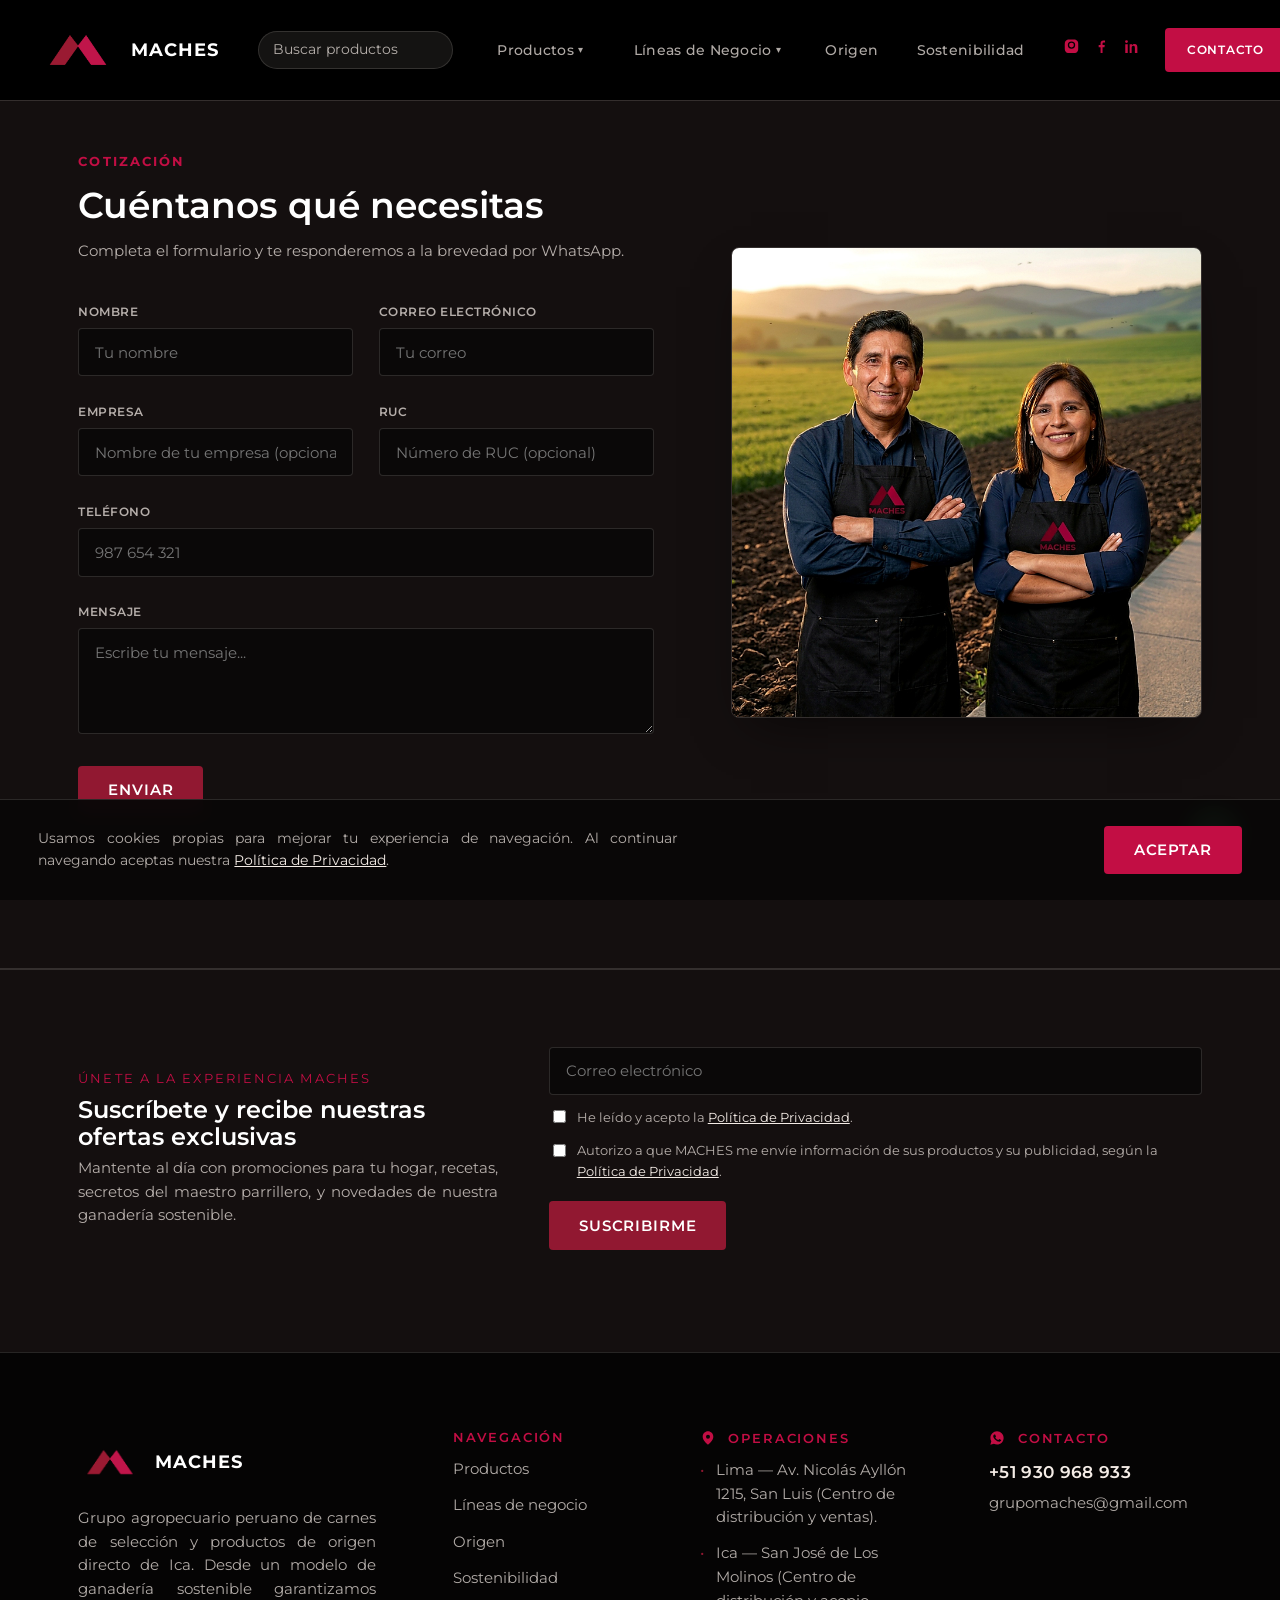
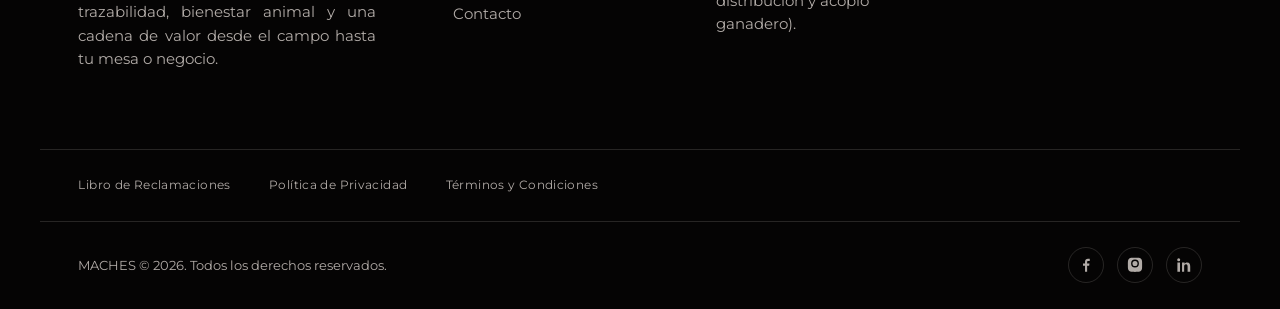
<file: docs/contacto.html>
<!DOCTYPE html>
<html lang="es">
<head>
<meta charset="UTF-8">
<meta name="viewport" content="width=device-width, initial-scale=1.0">
<title>Contacto | MACHES</title>
<meta name="description" content="Escríbenos para cotizar tu pedido B2B o B2C con MACHES. Completa el formulario y te respondemos por WhatsApp.">
<meta name="theme-color" content="#0a0808">
<link rel="icon" type="image/png" href="assets/maches-icon.png">

<link rel="preconnect" href="https://fonts.googleapis.com">
<link rel="preconnect" href="https://fonts.gstatic.com" crossorigin>
<link href="https://fonts.googleapis.com/css2?family=Montserrat:wght@400;500;600;700;800&display=swap" rel="stylesheet">

<link rel="stylesheet" href="css/styles.css">
</head>
<body>

<a class="skip-link" href="#main">Saltar al contenido principal</a>

<!-- ============ HEADER ============ -->
<header class="site-header" id="siteHeader">
  <div class="container header-inner">
    <a href="index.html#top" class="brand" aria-label="MACHES, inicio">
      <img class="brand-mark" src="assets/maches-icon.png" alt="" width="44" height="44">
      <span class="brand-name">MACHES</span>
    </a>

    <nav class="main-nav" id="mainNav" aria-label="Navegación principal">
      <form class="header-search" id="headerSearchForm" role="search" action="index.html" method="get" autocomplete="off">
        <input type="search" id="productSearch" name="buscar" placeholder="Buscar productos" aria-label="Buscar productos">
        <div class="header-search-results" id="searchResults" hidden></div>
      </form>
      <div class="nav-dropdown" id="productsDropdown">
        <button class="nav-dropdown-toggle" id="productsToggle" type="button" aria-expanded="false" aria-controls="productsMenu">
          Productos <span class="nav-dropdown-arrow" aria-hidden="true">&#9662;</span>
        </button>
        <div class="nav-dropdown-menu" id="productsMenu">
          <a href="index.html#cat-parrilleros">Packs Parrilleros</a>
          <a href="index.html#cat-porcino">Porcino</a>
          <a href="index.html#cat-vacuno">Res</a>
          <a href="index.html#cat-ovino">Cordero</a>
          <a href="index.html#cat-caprino">Cabrito</a>
          <a href="index.html#cat-derivados">Derivados</a>
        </div>
      </div>
      <div class="nav-dropdown" id="unitsDropdown">
        <button class="nav-dropdown-toggle" id="unitsToggle" type="button" aria-expanded="false" aria-controls="unitsMenu">
          Líneas de Negocio <span class="nav-dropdown-arrow" aria-hidden="true">&#9662;</span>
        </button>
        <div class="nav-dropdown-menu" id="unitsMenu">
          <a href="index.html#carnes-selectas">Carnes Selectas</a>
          <a href="index.html#catering-criollo">Catering Criollo</a>
          <a href="index.html#herencia-organica">Herencia Orgánica</a>
        </div>
      </div>
      <a href="index.html#origen">Origen</a>
      <a href="index.html#sostenibilidad">Sostenibilidad</a>
    </nav>

    <div class="header-actions">
      <div class="header-social">
        <a href="https://www.instagram.com/grupomaches/?hl=es" target="_blank" rel="noopener" aria-label="Instagram de MACHES">
          <svg viewBox="0 0 24 24" width="17" height="17" aria-hidden="true"><path fill="currentColor" d="M12 2.2c2.7 0 3 0 4 .05 1 .05 1.7.2 2.3.45.6.25 1.1.6 1.6 1.1.5.5.85 1 1.1 1.6.25.6.4 1.3.45 2.3.05 1 .05 1.3.05 4s0 3-.05 4c-.05 1-.2 1.7-.45 2.3-.25.6-.6 1.1-1.1 1.6-.5.5-1 .85-1.6 1.1-.6.25-1.3.4-2.3.45-1 .05-1.3.05-4 .05s-3 0-4-.05c-1-.05-1.7-.2-2.3-.45-.6-.25-1.1-.6-1.6-1.1-.5-.5-.85-1-1.1-1.6-.25-.6-.4-1.3-.45-2.3-.05-1-.05-1.3-.05-4s0-3 .05-4c.05-1 .2-1.7.45-2.3.25-.6.6-1.1 1.1-1.6.5-.5 1-.85 1.6-1.1.6-.25 1.3-.4 2.3-.45 1-.05 1.3-.05 4-.05Zm0 2.6a5.2 5.2 0 1 0 0 10.4 5.2 5.2 0 0 0 0-10.4Zm0 8.6a3.4 3.4 0 1 1 0-6.8 3.4 3.4 0 0 1 0 6.8Zm5.4-8.8a1.2 1.2 0 1 1-2.4 0 1.2 1.2 0 0 1 2.4 0Z"/></svg>
        </a>
        <a href="https://www.facebook.com/profile.php?id=61572995403338&amp;locale=es_LA" target="_blank" rel="noopener" aria-label="Facebook de MACHES">
          <svg viewBox="0 0 24 24" width="17" height="17" aria-hidden="true"><path fill="currentColor" d="M13.5 21v-8h2.7l.4-3.1h-3.1V8c0-.9.25-1.5 1.55-1.5H17V3.7C16.7 3.65 15.75 3.5 14.6 3.5c-2.3 0-3.9 1.4-3.9 4v2.4H8v3.1h2.7V21h2.8Z"/></svg>
        </a>
        <a href="https://www.linkedin.com/company/grupo-maches/posts/?feedView=all&amp;viewAsMember=true" target="_blank" rel="noopener" aria-label="LinkedIn de MACHES">
          <svg viewBox="0 0 24 24" width="17" height="17" aria-hidden="true"><path fill="currentColor" d="M6.94 5a2 2 0 1 1-4 0 2 2 0 0 1 4 0ZM3.2 8.75h3.5V21H3.2V8.75Zm6.2 0h3.36v1.68h.05c.47-.88 1.6-1.8 3.3-1.8 3.53 0 4.18 2.32 4.18 5.35V21h-3.5v-6.4c0-1.53-.03-3.5-2.13-3.5-2.14 0-2.47 1.67-2.47 3.39V21H9.4V8.75Z"/></svg>
        </a>
      </div>
      <a class="btn btn-fucsia header-contacto" href="contacto.html">
        <span>Contacto</span>
      </a>
      <button class="menu-toggle" id="menuToggle" aria-expanded="false" aria-controls="mainNav" aria-label="Abrir menú de navegación">
        <span></span><span></span><span></span>
      </button>
    </div>
  </div>
</header>

<a class="whatsapp-float" id="whatsappFloat" data-whatsapp-cta="flotante" href="#" target="_blank" rel="noopener" aria-label="Escríbenos por WhatsApp">
  <svg viewBox="0 0 24 24" width="28" height="28" aria-hidden="true"><path fill="currentColor" d="M12.04 2C6.58 2 2.13 6.45 2.13 11.91c0 1.75.46 3.45 1.32 4.95L2.05 22l5.29-1.39a9.9 9.9 0 0 0 4.7 1.2h.01c5.46 0 9.9-4.45 9.9-9.9C21.96 6.45 17.5 2 12.04 2Zm5.8 14.16c-.24.68-1.4 1.3-1.93 1.38-.5.08-1.12.11-1.8-.11-.42-.13-.95-.3-1.64-.6-2.88-1.24-4.76-4.13-4.9-4.32-.14-.19-1.17-1.56-1.17-2.98 0-1.42.75-2.11 1.01-2.4.27-.28.58-.35.78-.35.2 0 .39 0 .56.01.18.01.42-.07.66.5.24.6.83 2.06.9 2.21.07.15.12.33.02.53-.1.19-.15.31-.29.48-.15.17-.31.38-.44.51-.15.15-.3.31-.13.6.17.29.75 1.24 1.62 2.01 1.11.99 2.05 1.3 2.34 1.45.29.15.46.13.63-.07.17-.2.72-.84.92-1.13.19-.29.39-.24.65-.14.27.1 1.7.8 1.99.95.29.15.49.22.56.34.08.13.08.72-.16 1.4Z"/></svg>
</a>

<main id="main">
  <!-- ============ FORMULARIO DE CONTACTO ============ -->
  <section id="formulario-contacto" class="section contact-form-section is-page-top">
    <div class="container contact-page-grid">
      <div class="contact-page-copy">
      <p class="section-kicker"><strong>Cotización</strong></p>
      <h1 class="section-title">Cuéntanos qué necesitas</h1>
      <p class="contact-form-intro">Completa el formulario y te responderemos a la brevedad por WhatsApp.</p>
      <form class="contact-form" id="contactForm">
        <div class="contact-form-row">
          <div class="contact-field">
            <label for="contactName">Nombre</label>
            <input type="text" id="contactName" name="nombre" placeholder="Tu nombre" required>
          </div>
          <div class="contact-field">
            <label for="contactEmail">Correo electrónico</label>
            <input type="email" id="contactEmail" name="correo" placeholder="Tu correo" required>
          </div>
        </div>
        <div class="contact-form-row">
          <div class="contact-field">
            <label for="contactCompany">Empresa</label>
            <input type="text" id="contactCompany" name="empresa" placeholder="Nombre de tu empresa (opcional)">
          </div>
          <div class="contact-field">
            <label for="contactRuc">RUC</label>
            <input type="text" id="contactRuc" name="ruc" placeholder="Número de RUC (opcional)">
          </div>
        </div>
        <div class="contact-field">
          <label for="contactPhone">Teléfono</label>
          <input type="tel" id="contactPhone" name="telefono" placeholder="987 654 321" required>
        </div>
        <div class="contact-field">
          <label for="contactMessage">Mensaje</label>
          <textarea id="contactMessage" name="mensaje" rows="4" placeholder="Escribe tu mensaje..." required></textarea>
        </div>
        <button type="submit" class="btn btn-primary contact-form-submit">Enviar</button>
        <p class="contact-form-success" id="contactFormSuccess">¡Gracias! Te abrimos WhatsApp con tu mensaje listo para enviar.</p>
      </form>
      </div>
      <div class="contact-page-visual">
        <img src="assets/fundadores-origen.jpg" alt="Maribel y Moche, fundadores de MACHES" loading="lazy" width="567" height="518">
      </div>
    </div>
  </section>

  <!-- ============ BOLETÍN ============ -->
  <section class="newsletter-bar">
    <div class="container newsletter-inner">
      <div class="newsletter-copy">
        <p class="newsletter-kicker">Únete a la Experiencia MACHES</p>
        <h3 class="newsletter-title">Suscríbete y recibe nuestras ofertas exclusivas</h3>
        <p class="newsletter-text">Mantente al día con promociones para tu hogar, recetas, secretos del maestro parrillero, y novedades de nuestra ganadería sostenible.</p>
      </div>
      <form class="newsletter-form" id="newsletterForm">
        <input type="email" name="email" placeholder="Correo electrónico" required>
        <label class="newsletter-check">
          <input type="checkbox" required>
          <span>He leído y acepto la <a href="politica-privacidad.html">Política de Privacidad</a>.</span>
        </label>
        <label class="newsletter-check">
          <input type="checkbox">
          <span>Autorizo a que MACHES me envíe información de sus productos y su publicidad, según la <a href="politica-privacidad.html">Política de Privacidad</a>.</span>
        </label>
        <button type="submit" class="btn btn-primary newsletter-submit">Suscribirme</button>
        <p class="newsletter-success" id="newsletterSuccess">¡Gracias por suscribirte! Pronto recibirás nuestras novedades.</p>
      </form>
    </div>
  </section>

</main>

<!-- ============ FOOTER ============ -->
<footer id="contacto" class="site-footer">
  <div class="container footer-grid">
    <div class="footer-col">
      <div class="footer-brand">
        <img class="footer-logo" src="assets/maches-icon.png" alt="" loading="lazy">
        <span class="footer-brand-name">MACHES</span>
      </div>
      <p>Grupo agropecuario peruano de carnes de selección y productos de origen directo de Ica. Desde un modelo de ganadería sostenible garantizamos trazabilidad, bienestar animal y una cadena de valor desde el campo hasta tu mesa o negocio.</p>
    </div>

    <div class="footer-col">
      <h4>Navegación</h4>
      <nav class="footer-vertical-nav" aria-label="Navegación del footer">
        <a href="index.html#cat-parrilleros">Productos</a>
        <a href="index.html#lineas-negocio">Líneas de negocio</a>
        <a href="index.html#origen">Origen</a>
        <a href="index.html#sostenibilidad">Sostenibilidad</a>
        <a href="contacto.html">Contacto</a>
      </nav>
    </div>

    <div class="footer-col">
      <h4>
        <svg viewBox="0 0 24 24" width="16" height="16" aria-hidden="true"><path fill="currentColor" d="M12 2C7.6 2 4 5.6 4 10c0 6 8 12 8 12s8-6 8-12c0-4.4-3.6-8-8-8Zm0 11a3 3 0 1 1 0-6 3 3 0 0 1 0 6Z"/></svg>
        Operaciones
      </h4>
      <ul class="footer-address-list">
        <li>Lima — Av. Nicolás Ayllón 1215, San Luis (Centro de distribución y ventas).</li>
        <li>Ica — San José de Los Molinos (Centro de distribución y acopio ganadero).</li>
      </ul>
    </div>

    <div class="footer-col">
      <h4>
        <svg viewBox="0 0 24 24" width="16" height="16" aria-hidden="true"><path fill="currentColor" d="M12.04 2C6.58 2 2.13 6.45 2.13 11.91c0 1.75.46 3.45 1.32 4.95L2.05 22l5.29-1.39a9.9 9.9 0 0 0 4.7 1.2h.01c5.46 0 9.9-4.45 9.9-9.9C21.96 6.45 17.5 2 12.04 2Zm5.8 14.16c-.24.68-1.4 1.3-1.93 1.38-.5.08-1.12.11-1.8-.11-.42-.13-.95-.3-1.64-.6-2.88-1.24-4.76-4.13-4.9-4.32-.14-.19-1.17-1.56-1.17-2.98 0-1.42.75-2.11 1.01-2.4.27-.28.58-.35.78-.35.2 0 .39 0 .56.01.18.01.42-.07.66.5.24.6.83 2.06.9 2.21.07.15.12.33.02.53-.1.19-.15.31-.29.48-.15.17-.31.38-.44.51-.15.15-.3.31-.13.6.17.29.75 1.24 1.62 2.01 1.11.99 2.05 1.3 2.34 1.45.29.15.46.13.63-.07.17-.2.72-.84.92-1.13.19-.29.39-.24.65-.14.27.1 1.7.8 1.99.95.29.15.49.22.56.34.08.13.08.72-.16 1.4Z"/></svg>
        Contacto
      </h4>
      <a class="footer-phone" data-whatsapp-cta="footer" href="#" target="_blank" rel="noopener">+51 930 968 933</a>
      <a class="footer-email" href="mailto:grupomaches@gmail.com">grupomaches@gmail.com</a>
    </div>
  </div>

  <div class="container footer-legal">
    <a href="libro-de-reclamaciones.html">Libro de Reclamaciones</a>
    <a href="politica-privacidad.html">Política de Privacidad</a>
    <a href="terminos-condiciones.html">Términos y Condiciones</a>
  </div>

  <div class="container footer-bottom">
    <p>MACHES © 2026. Todos los derechos reservados.</p>
    <div class="social-icons">
      <a href="https://www.facebook.com/profile.php?id=61572995403338&amp;locale=es_LA" target="_blank" rel="noopener" aria-label="Facebook de MACHES">
        <svg viewBox="0 0 24 24" width="18" height="18" aria-hidden="true"><path fill="currentColor" d="M13.5 21v-8h2.7l.4-3.1h-3.1V8c0-.9.25-1.5 1.55-1.5H17V3.7C16.7 3.65 15.75 3.5 14.6 3.5c-2.3 0-3.9 1.4-3.9 4v2.4H8v3.1h2.7V21h2.8Z"/></svg>
      </a>
      <a href="https://www.instagram.com/grupomaches/?hl=es" target="_blank" rel="noopener" aria-label="Instagram de MACHES">
        <svg viewBox="0 0 24 24" width="18" height="18" aria-hidden="true"><path fill="currentColor" d="M12 2.2c2.7 0 3 0 4 .05 1 .05 1.7.2 2.3.45.6.25 1.1.6 1.6 1.1.5.5.85 1 1.1 1.6.25.6.4 1.3.45 2.3.05 1 .05 1.3.05 4s0 3-.05 4c-.05 1-.2 1.7-.45 2.3-.25.6-.6 1.1-1.1 1.6-.5.5-1 .85-1.6 1.1-.6.25-1.3.4-2.3.45-1 .05-1.3.05-4 .05s-3 0-4-.05c-1-.05-1.7-.2-2.3-.45-.6-.25-1.1-.6-1.6-1.1-.5-.5-.85-1-1.1-1.6-.25-.6-.4-1.3-.45-2.3-.05-1-.05-1.3-.05-4s0-3 .05-4c.05-1 .2-1.7.45-2.3.25-.6.6-1.1 1.1-1.6.5-.5 1-.85 1.6-1.1.6-.25 1.3-.4 2.3-.45 1-.05 1.3-.05 4-.05Zm0 2.6a5.2 5.2 0 1 0 0 10.4 5.2 5.2 0 0 0 0-10.4Zm0 8.6a3.4 3.4 0 1 1 0-6.8 3.4 3.4 0 0 1 0 6.8Zm5.4-8.8a1.2 1.2 0 1 1-2.4 0 1.2 1.2 0 0 1 2.4 0Z"/></svg>
      </a>
      <a href="https://www.linkedin.com/company/grupo-maches/posts/?feedView=all&amp;viewAsMember=true" target="_blank" rel="noopener" aria-label="LinkedIn de MACHES">
        <svg viewBox="0 0 24 24" width="18" height="18" aria-hidden="true"><path fill="currentColor" d="M6.94 5a2 2 0 1 1-4 0 2 2 0 0 1 4 0ZM3.2 8.75h3.5V21H3.2V8.75Zm6.2 0h3.36v1.68h.05c.47-.88 1.6-1.8 3.3-1.8 3.53 0 4.18 2.32 4.18 5.35V21h-3.5v-6.4c0-1.53-.03-3.5-2.13-3.5-2.14 0-2.47 1.67-2.47 3.39V21H9.4V8.75Z"/></svg>
      </a>
    </div>
  </div>
</footer>

<script src="js/main.js"></script>
</body>
</html>
</file>
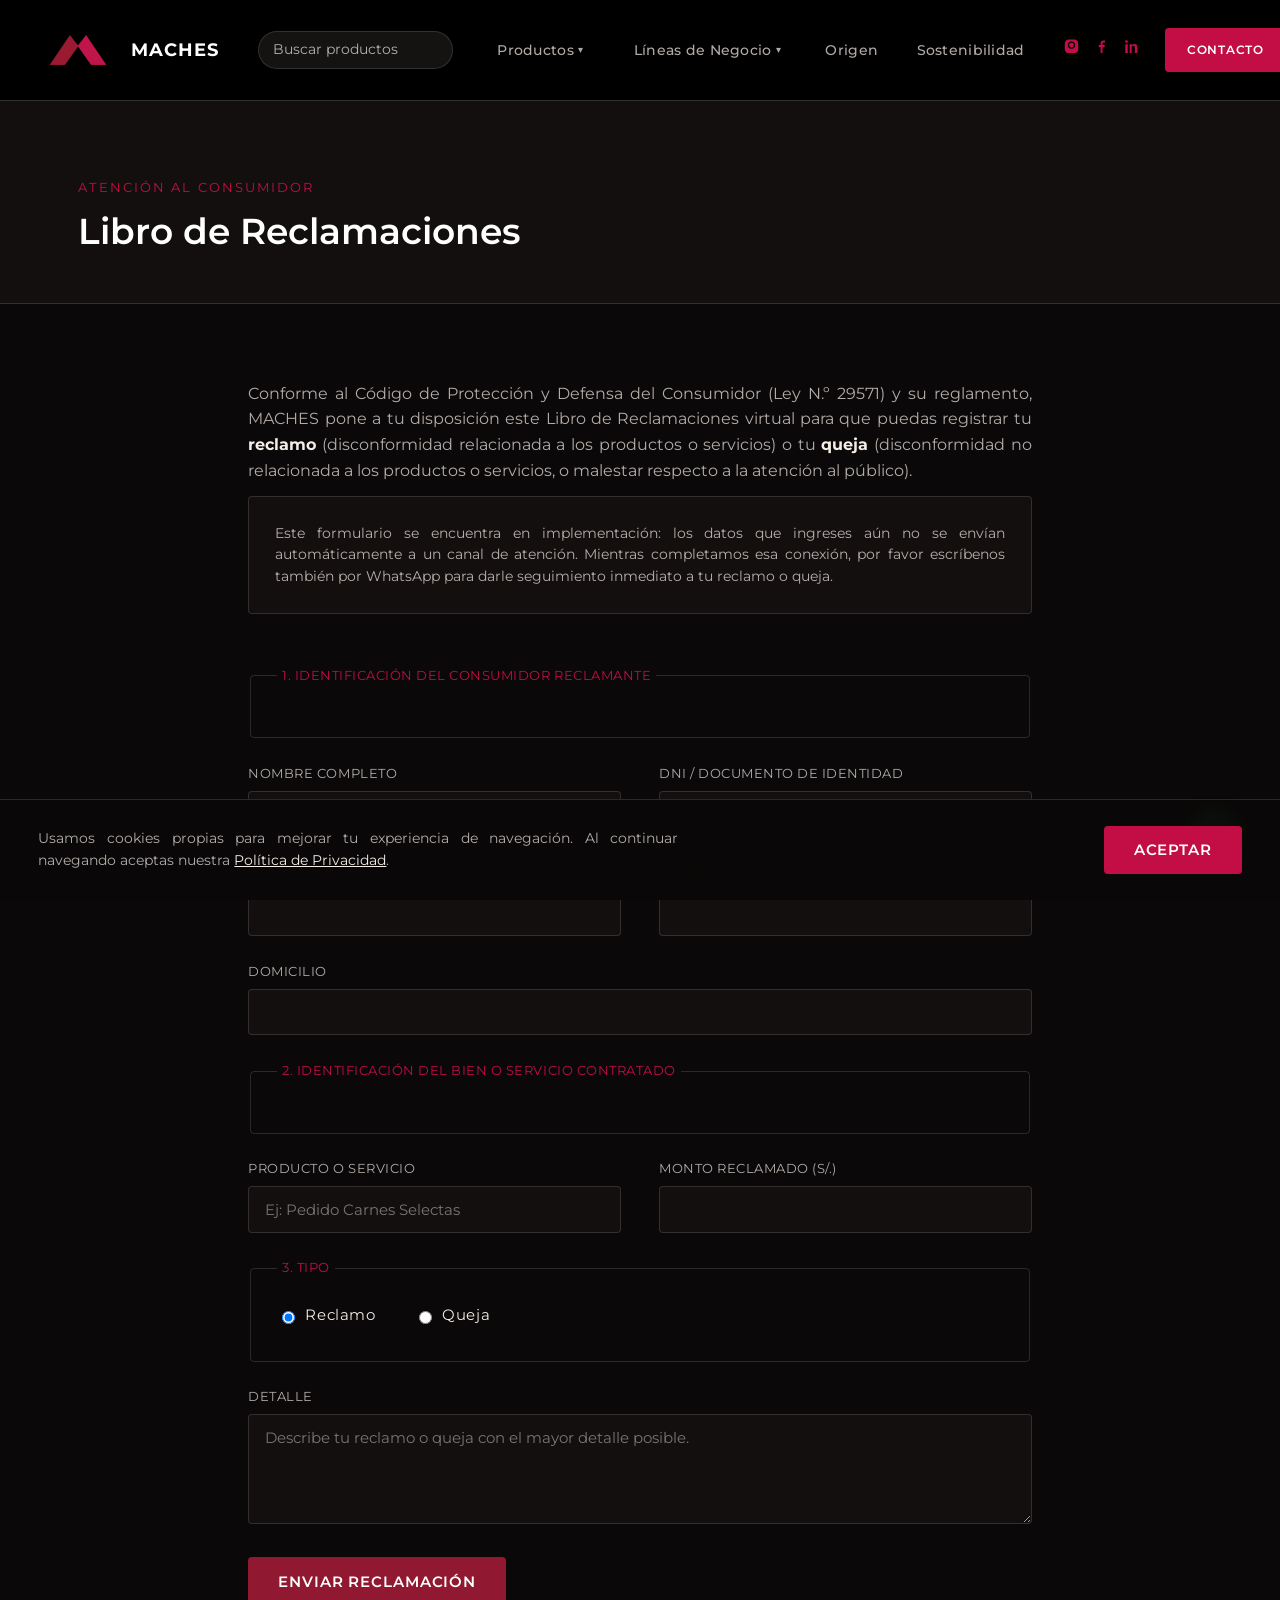
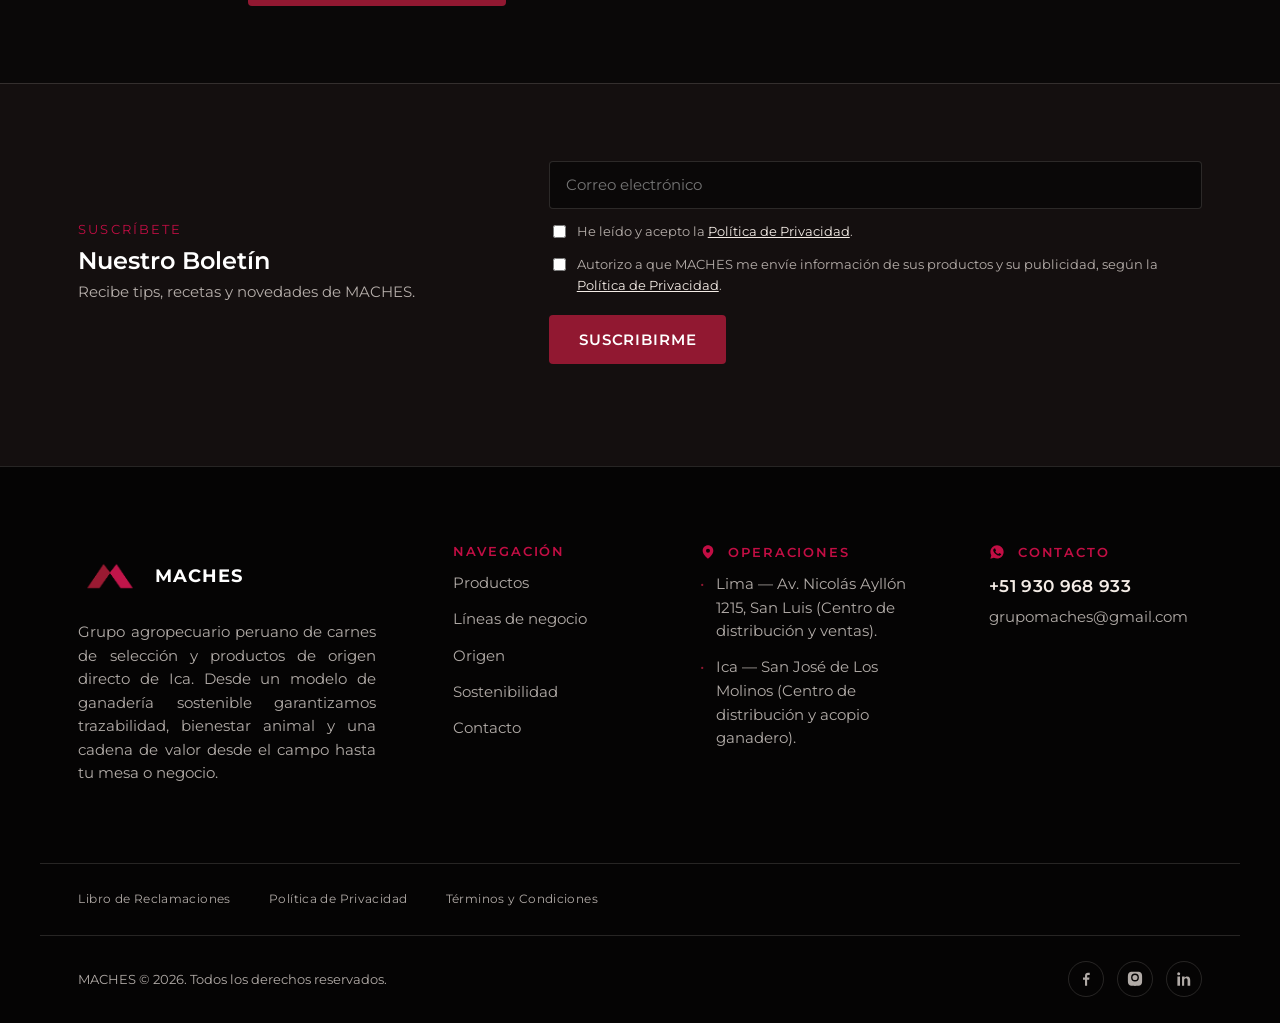
<file: docs/libro-de-reclamaciones.html>
<!DOCTYPE html>
<html lang="es">
<head>
<meta charset="UTF-8">
<meta name="viewport" content="width=device-width, initial-scale=1.0">
<title>Libro de Reclamaciones | MACHES</title>
<meta name="description" content="Libro de Reclamaciones virtual de MACHES. Registra tu reclamo o queja conforme al Código de Protección y Defensa del Consumidor.">
<meta name="theme-color" content="#0a0808">
<link rel="icon" type="image/png" href="assets/maches-icon.png">

<link rel="preconnect" href="https://fonts.googleapis.com">
<link rel="preconnect" href="https://fonts.gstatic.com" crossorigin>
<link href="https://fonts.googleapis.com/css2?family=Montserrat:wght@400;500;600;700;800&display=swap" rel="stylesheet">

<link rel="stylesheet" href="css/styles.css">
</head>
<body>

<a class="skip-link" href="#main">Saltar al contenido principal</a>

<!-- ============ HEADER ============ -->
<header class="site-header" id="siteHeader">
  <div class="container header-inner">
    <a href="index.html#top" class="brand" aria-label="MACHES, inicio">
      <img class="brand-mark" src="assets/maches-icon.png" alt="" width="44" height="44">
      <span class="brand-name">MACHES</span>
    </a>

    <nav class="main-nav" id="mainNav" aria-label="Navegación principal">
      <form class="header-search" id="headerSearchForm" role="search" action="index.html" method="get" autocomplete="off">
        <input type="search" id="productSearch" name="buscar" placeholder="Buscar productos" aria-label="Buscar productos">
        <div class="header-search-results" id="searchResults" hidden></div>
      </form>
      <div class="nav-dropdown" id="productsDropdown">
        <button class="nav-dropdown-toggle" id="productsToggle" type="button" aria-expanded="false" aria-controls="productsMenu">
          Productos <span class="nav-dropdown-arrow" aria-hidden="true">&#9662;</span>
        </button>
        <div class="nav-dropdown-menu" id="productsMenu">
          <a href="index.html#cat-parrilleros">Packs Parrilleros</a>
          <a href="index.html#cat-porcino">Porcino</a>
          <a href="index.html#cat-vacuno">Res</a>
          <a href="index.html#cat-ovino">Cordero</a>
          <a href="index.html#cat-caprino">Cabrito</a>
          <a href="index.html#cat-derivados">Derivados</a>
        </div>
      </div>
      <div class="nav-dropdown" id="unitsDropdown">
        <button class="nav-dropdown-toggle" id="unitsToggle" type="button" aria-expanded="false" aria-controls="unitsMenu">
          Líneas de Negocio <span class="nav-dropdown-arrow" aria-hidden="true">&#9662;</span>
        </button>
        <div class="nav-dropdown-menu" id="unitsMenu">
          <a href="index.html#carnes-selectas">Carnes Selectas</a>
          <a href="index.html#catering-criollo">Catering Criollo</a>
          <a href="index.html#herencia-organica">Herencia Orgánica</a>
        </div>
      </div>
      <a href="index.html#origen">Origen</a>
      <a href="index.html#sostenibilidad">Sostenibilidad</a>
    </nav>

    <div class="header-actions">
      <div class="header-social">
        <a href="https://www.instagram.com/grupomaches/?hl=es" target="_blank" rel="noopener" aria-label="Instagram de MACHES">
          <svg viewBox="0 0 24 24" width="17" height="17" aria-hidden="true"><path fill="currentColor" d="M12 2.2c2.7 0 3 0 4 .05 1 .05 1.7.2 2.3.45.6.25 1.1.6 1.6 1.1.5.5.85 1 1.1 1.6.25.6.4 1.3.45 2.3.05 1 .05 1.3.05 4s0 3-.05 4c-.05 1-.2 1.7-.45 2.3-.25.6-.6 1.1-1.1 1.6-.5.5-1 .85-1.6 1.1-.6.25-1.3.4-2.3.45-1 .05-1.3.05-4 .05s-3 0-4-.05c-1-.05-1.7-.2-2.3-.45-.6-.25-1.1-.6-1.6-1.1-.5-.5-.85-1-1.1-1.6-.25-.6-.4-1.3-.45-2.3-.05-1-.05-1.3-.05-4s0-3 .05-4c.05-1 .2-1.7.45-2.3.25-.6.6-1.1 1.1-1.6.5-.5 1-.85 1.6-1.1.6-.25 1.3-.4 2.3-.45 1-.05 1.3-.05 4-.05Zm0 2.6a5.2 5.2 0 1 0 0 10.4 5.2 5.2 0 0 0 0-10.4Zm0 8.6a3.4 3.4 0 1 1 0-6.8 3.4 3.4 0 0 1 0 6.8Zm5.4-8.8a1.2 1.2 0 1 1-2.4 0 1.2 1.2 0 0 1 2.4 0Z"/></svg>
        </a>
        <a href="https://www.facebook.com/profile.php?id=61572995403338&amp;locale=es_LA" target="_blank" rel="noopener" aria-label="Facebook de MACHES">
          <svg viewBox="0 0 24 24" width="17" height="17" aria-hidden="true"><path fill="currentColor" d="M13.5 21v-8h2.7l.4-3.1h-3.1V8c0-.9.25-1.5 1.55-1.5H17V3.7C16.7 3.65 15.75 3.5 14.6 3.5c-2.3 0-3.9 1.4-3.9 4v2.4H8v3.1h2.7V21h2.8Z"/></svg>
        </a>
        <a href="https://www.linkedin.com/company/grupo-maches/posts/?feedView=all&amp;viewAsMember=true" target="_blank" rel="noopener" aria-label="LinkedIn de MACHES">
          <svg viewBox="0 0 24 24" width="17" height="17" aria-hidden="true"><path fill="currentColor" d="M6.94 5a2 2 0 1 1-4 0 2 2 0 0 1 4 0ZM3.2 8.75h3.5V21H3.2V8.75Zm6.2 0h3.36v1.68h.05c.47-.88 1.6-1.8 3.3-1.8 3.53 0 4.18 2.32 4.18 5.35V21h-3.5v-6.4c0-1.53-.03-3.5-2.13-3.5-2.14 0-2.47 1.67-2.47 3.39V21H9.4V8.75Z"/></svg>
        </a>
      </div>
      <a class="btn btn-fucsia header-contacto" href="contacto.html">
        <span>Contacto</span>
      </a>
      <button class="menu-toggle" id="menuToggle" aria-expanded="false" aria-controls="mainNav" aria-label="Abrir menú de navegación">
        <span></span><span></span><span></span>
      </button>
    </div>
  </div>
</header>

<a class="whatsapp-float" id="whatsappFloat" data-whatsapp-cta="flotante" href="#" target="_blank" rel="noopener" aria-label="Escríbenos por WhatsApp">
  <svg viewBox="0 0 24 24" width="28" height="28" aria-hidden="true"><path fill="currentColor" d="M12.04 2C6.58 2 2.13 6.45 2.13 11.91c0 1.75.46 3.45 1.32 4.95L2.05 22l5.29-1.39a9.9 9.9 0 0 0 4.7 1.2h.01c5.46 0 9.9-4.45 9.9-9.9C21.96 6.45 17.5 2 12.04 2Zm5.8 14.16c-.24.68-1.4 1.3-1.93 1.38-.5.08-1.12.11-1.8-.11-.42-.13-.95-.3-1.64-.6-2.88-1.24-4.76-4.13-4.9-4.32-.14-.19-1.17-1.56-1.17-2.98 0-1.42.75-2.11 1.01-2.4.27-.28.58-.35.78-.35.2 0 .39 0 .56.01.18.01.42-.07.66.5.24.6.83 2.06.9 2.21.07.15.12.33.02.53-.1.19-.15.31-.29.48-.15.17-.31.38-.44.51-.15.15-.3.31-.13.6.17.29.75 1.24 1.62 2.01 1.11.99 2.05 1.3 2.34 1.45.29.15.46.13.63-.07.17-.2.72-.84.92-1.13.19-.29.39-.24.65-.14.27.1 1.7.8 1.99.95.29.15.49.22.56.34.08.13.08.72-.16 1.4Z"/></svg>
</a>

<main id="main">
  <!-- ============ ENCABEZADO DE LA PÁGINA ============ -->
  <section class="legal-hero">
    <div class="container">
      <p class="section-kicker">Atención al Consumidor</p>
      <h1 class="section-title">Libro de Reclamaciones</h1>
    </div>
  </section>

  <!-- ============ CONTENIDO ============ -->
  <section class="legal-content">
    <div class="container">
      <p>
        Conforme al Código de Protección y Defensa del Consumidor (Ley N.º 29571) y su reglamento,
        MACHES pone a tu disposición este Libro de Reclamaciones virtual para que puedas registrar
        tu <strong>reclamo</strong> (disconformidad relacionada a los productos o servicios) o tu
        <strong>queja</strong> (disconformidad no relacionada a los productos o servicios, o
        malestar respecto a la atención al público).
      </p>
      <p class="complaint-note">
        Este formulario se encuentra en implementación: los datos que ingreses aún no se envían
        automáticamente a un canal de atención. Mientras completamos esa conexión, por favor
        escríbenos también por WhatsApp para darle seguimiento inmediato a tu reclamo o queja.
      </p>

      <form class="complaint-form" id="complaintForm">
        <fieldset>
          <legend>1. Identificación del consumidor reclamante</legend>
        </fieldset>
        <div>
          <label for="nombre">Nombre completo</label>
          <input type="text" id="nombre" name="nombre" required>
        </div>
        <div>
          <label for="documento">DNI / Documento de identidad</label>
          <input type="text" id="documento" name="documento" required>
        </div>
        <div>
          <label for="telefono">Teléfono</label>
          <input type="tel" id="telefono" name="telefono" required>
        </div>
        <div>
          <label for="email">Correo electrónico</label>
          <input type="email" id="email" name="email" required>
        </div>
        <div class="field-full">
          <label for="domicilio">Domicilio</label>
          <input type="text" id="domicilio" name="domicilio" required>
        </div>

        <fieldset>
          <legend>2. Identificación del bien o servicio contratado</legend>
        </fieldset>
        <div>
          <label for="servicio">Producto o servicio</label>
          <input type="text" id="servicio" name="servicio" placeholder="Ej: Pedido Carnes Selectas">
        </div>
        <div>
          <label for="monto">Monto reclamado (S/.)</label>
          <input type="number" min="0" step="0.01" id="monto" name="monto">
        </div>

        <fieldset>
          <legend>3. Tipo</legend>
          <div class="radio-row">
            <label><input type="radio" name="tipo" value="reclamo" checked> Reclamo</label>
            <label><input type="radio" name="tipo" value="queja"> Queja</label>
          </div>
        </fieldset>

        <div class="field-full">
          <label for="detalle">Detalle</label>
          <textarea id="detalle" name="detalle" required placeholder="Describe tu reclamo o queja con el mayor detalle posible."></textarea>
        </div>

        <div class="field-full">
          <button type="submit" class="btn btn-primary">Enviar Reclamación</button>
        </div>
      </form>

      <div class="complaint-success" id="complaintSuccess">
        <p><strong>Gracias por tu reclamación.</strong></p>
        <p>Hemos registrado tu solicitud. En cuanto conectemos este formulario a nuestro canal de
        atención te contactaremos con la respuesta dentro del plazo legal (máximo 30 días
        calendario). Si tu caso es urgente, escríbenos directamente por WhatsApp.</p>
      </div>
    </div>
  </section>
  <!-- ============ BOLETÍN ============ -->
  <section class="newsletter-bar">
    <div class="container newsletter-inner">
      <div class="newsletter-copy">
        <p class="newsletter-kicker">Suscríbete</p>
        <h3 class="newsletter-title">Nuestro Boletín</h3>
        <p class="newsletter-text">Recibe tips, recetas y novedades de MACHES.</p>
      </div>
      <form class="newsletter-form" id="newsletterForm">
        <input type="email" name="email" placeholder="Correo electrónico" required>
        <label class="newsletter-check">
          <input type="checkbox" required>
          <span>He leído y acepto la <a href="politica-privacidad.html">Política de Privacidad</a>.</span>
        </label>
        <label class="newsletter-check">
          <input type="checkbox">
          <span>Autorizo a que MACHES me envíe información de sus productos y su publicidad, según la <a href="politica-privacidad.html">Política de Privacidad</a>.</span>
        </label>
        <button type="submit" class="btn btn-primary newsletter-submit">Suscribirme</button>
        <p class="newsletter-success" id="newsletterSuccess">¡Gracias por suscribirte! Pronto recibirás nuestras novedades.</p>
      </form>
    </div>
  </section>

</main>

<!-- ============ FOOTER ============ -->
<footer id="contacto" class="site-footer">
  <div class="container footer-grid">
    <div class="footer-col">
      <div class="footer-brand">
        <img class="footer-logo" src="assets/maches-icon.png" alt="" loading="lazy">
        <span class="footer-brand-name">MACHES</span>
      </div>
      <p>Grupo agropecuario peruano de carnes de selección y productos de origen directo de Ica. Desde un modelo de ganadería sostenible garantizamos trazabilidad, bienestar animal y una cadena de valor desde el campo hasta tu mesa o negocio.</p>
    </div>

    <div class="footer-col">
      <h4>Navegación</h4>
      <nav class="footer-vertical-nav" aria-label="Navegación del footer">
        <a href="index.html#cat-parrilleros">Productos</a>
        <a href="index.html#lineas-negocio">Líneas de negocio</a>
        <a href="index.html#origen">Origen</a>
        <a href="index.html#sostenibilidad">Sostenibilidad</a>
        <a href="contacto.html">Contacto</a>
      </nav>
    </div>

    <div class="footer-col">
      <h4>
        <svg viewBox="0 0 24 24" width="16" height="16" aria-hidden="true"><path fill="currentColor" d="M12 2C7.6 2 4 5.6 4 10c0 6 8 12 8 12s8-6 8-12c0-4.4-3.6-8-8-8Zm0 11a3 3 0 1 1 0-6 3 3 0 0 1 0 6Z"/></svg>
        Operaciones
      </h4>
      <ul class="footer-address-list">
        <li>Lima — Av. Nicolás Ayllón 1215, San Luis (Centro de distribución y ventas).</li>
        <li>Ica — San José de Los Molinos (Centro de distribución y acopio ganadero).</li>
      </ul>
    </div>

    <div class="footer-col">
      <h4>
        <svg viewBox="0 0 24 24" width="16" height="16" aria-hidden="true"><path fill="currentColor" d="M12.04 2C6.58 2 2.13 6.45 2.13 11.91c0 1.75.46 3.45 1.32 4.95L2.05 22l5.29-1.39a9.9 9.9 0 0 0 4.7 1.2h.01c5.46 0 9.9-4.45 9.9-9.9C21.96 6.45 17.5 2 12.04 2Zm5.8 14.16c-.24.68-1.4 1.3-1.93 1.38-.5.08-1.12.11-1.8-.11-.42-.13-.95-.3-1.64-.6-2.88-1.24-4.76-4.13-4.9-4.32-.14-.19-1.17-1.56-1.17-2.98 0-1.42.75-2.11 1.01-2.4.27-.28.58-.35.78-.35.2 0 .39 0 .56.01.18.01.42-.07.66.5.24.6.83 2.06.9 2.21.07.15.12.33.02.53-.1.19-.15.31-.29.48-.15.17-.31.38-.44.51-.15.15-.3.31-.13.6.17.29.75 1.24 1.62 2.01 1.11.99 2.05 1.3 2.34 1.45.29.15.46.13.63-.07.17-.2.72-.84.92-1.13.19-.29.39-.24.65-.14.27.1 1.7.8 1.99.95.29.15.49.22.56.34.08.13.08.72-.16 1.4Z"/></svg>
        Contacto
      </h4>
      <a class="footer-phone" data-whatsapp-cta="footer" href="#" target="_blank" rel="noopener">+51 930 968 933</a>
      <a class="footer-email" href="mailto:grupomaches@gmail.com">grupomaches@gmail.com</a>
    </div>
  </div>

  <div class="container footer-legal">
    <a href="libro-de-reclamaciones.html">Libro de Reclamaciones</a>
    <a href="politica-privacidad.html">Política de Privacidad</a>
    <a href="terminos-condiciones.html">Términos y Condiciones</a>
  </div>

  <div class="container footer-bottom">
    <p>MACHES © 2026. Todos los derechos reservados.</p>
    <div class="social-icons">
      <a href="https://www.facebook.com/profile.php?id=61572995403338&amp;locale=es_LA" target="_blank" rel="noopener" aria-label="Facebook de MACHES">
        <svg viewBox="0 0 24 24" width="18" height="18" aria-hidden="true"><path fill="currentColor" d="M13.5 21v-8h2.7l.4-3.1h-3.1V8c0-.9.25-1.5 1.55-1.5H17V3.7C16.7 3.65 15.75 3.5 14.6 3.5c-2.3 0-3.9 1.4-3.9 4v2.4H8v3.1h2.7V21h2.8Z"/></svg>
      </a>
      <a href="https://www.instagram.com/grupomaches/?hl=es" target="_blank" rel="noopener" aria-label="Instagram de MACHES">
        <svg viewBox="0 0 24 24" width="18" height="18" aria-hidden="true"><path fill="currentColor" d="M12 2.2c2.7 0 3 0 4 .05 1 .05 1.7.2 2.3.45.6.25 1.1.6 1.6 1.1.5.5.85 1 1.1 1.6.25.6.4 1.3.45 2.3.05 1 .05 1.3.05 4s0 3-.05 4c-.05 1-.2 1.7-.45 2.3-.25.6-.6 1.1-1.1 1.6-.5.5-1 .85-1.6 1.1-.6.25-1.3.4-2.3.45-1 .05-1.3.05-4 .05s-3 0-4-.05c-1-.05-1.7-.2-2.3-.45-.6-.25-1.1-.6-1.6-1.1-.5-.5-.85-1-1.1-1.6-.25-.6-.4-1.3-.45-2.3-.05-1-.05-1.3-.05-4s0-3 .05-4c.05-1 .2-1.7.45-2.3.25-.6.6-1.1 1.1-1.6.5-.5 1-.85 1.6-1.1.6-.25 1.3-.4 2.3-.45 1-.05 1.3-.05 4-.05Zm0 2.6a5.2 5.2 0 1 0 0 10.4 5.2 5.2 0 0 0 0-10.4Zm0 8.6a3.4 3.4 0 1 1 0-6.8 3.4 3.4 0 0 1 0 6.8Zm5.4-8.8a1.2 1.2 0 1 1-2.4 0 1.2 1.2 0 0 1 2.4 0Z"/></svg>
      </a>
      <a href="https://www.linkedin.com/company/grupo-maches/posts/?feedView=all&amp;viewAsMember=true" target="_blank" rel="noopener" aria-label="LinkedIn de MACHES">
        <svg viewBox="0 0 24 24" width="18" height="18" aria-hidden="true"><path fill="currentColor" d="M6.94 5a2 2 0 1 1-4 0 2 2 0 0 1 4 0ZM3.2 8.75h3.5V21H3.2V8.75Zm6.2 0h3.36v1.68h.05c.47-.88 1.6-1.8 3.3-1.8 3.53 0 4.18 2.32 4.18 5.35V21h-3.5v-6.4c0-1.53-.03-3.5-2.13-3.5-2.14 0-2.47 1.67-2.47 3.39V21H9.4V8.75Z"/></svg>
      </a>
    </div>
  </div>
</footer>

<script src="js/main.js"></script>
</body>
</html>
</file>
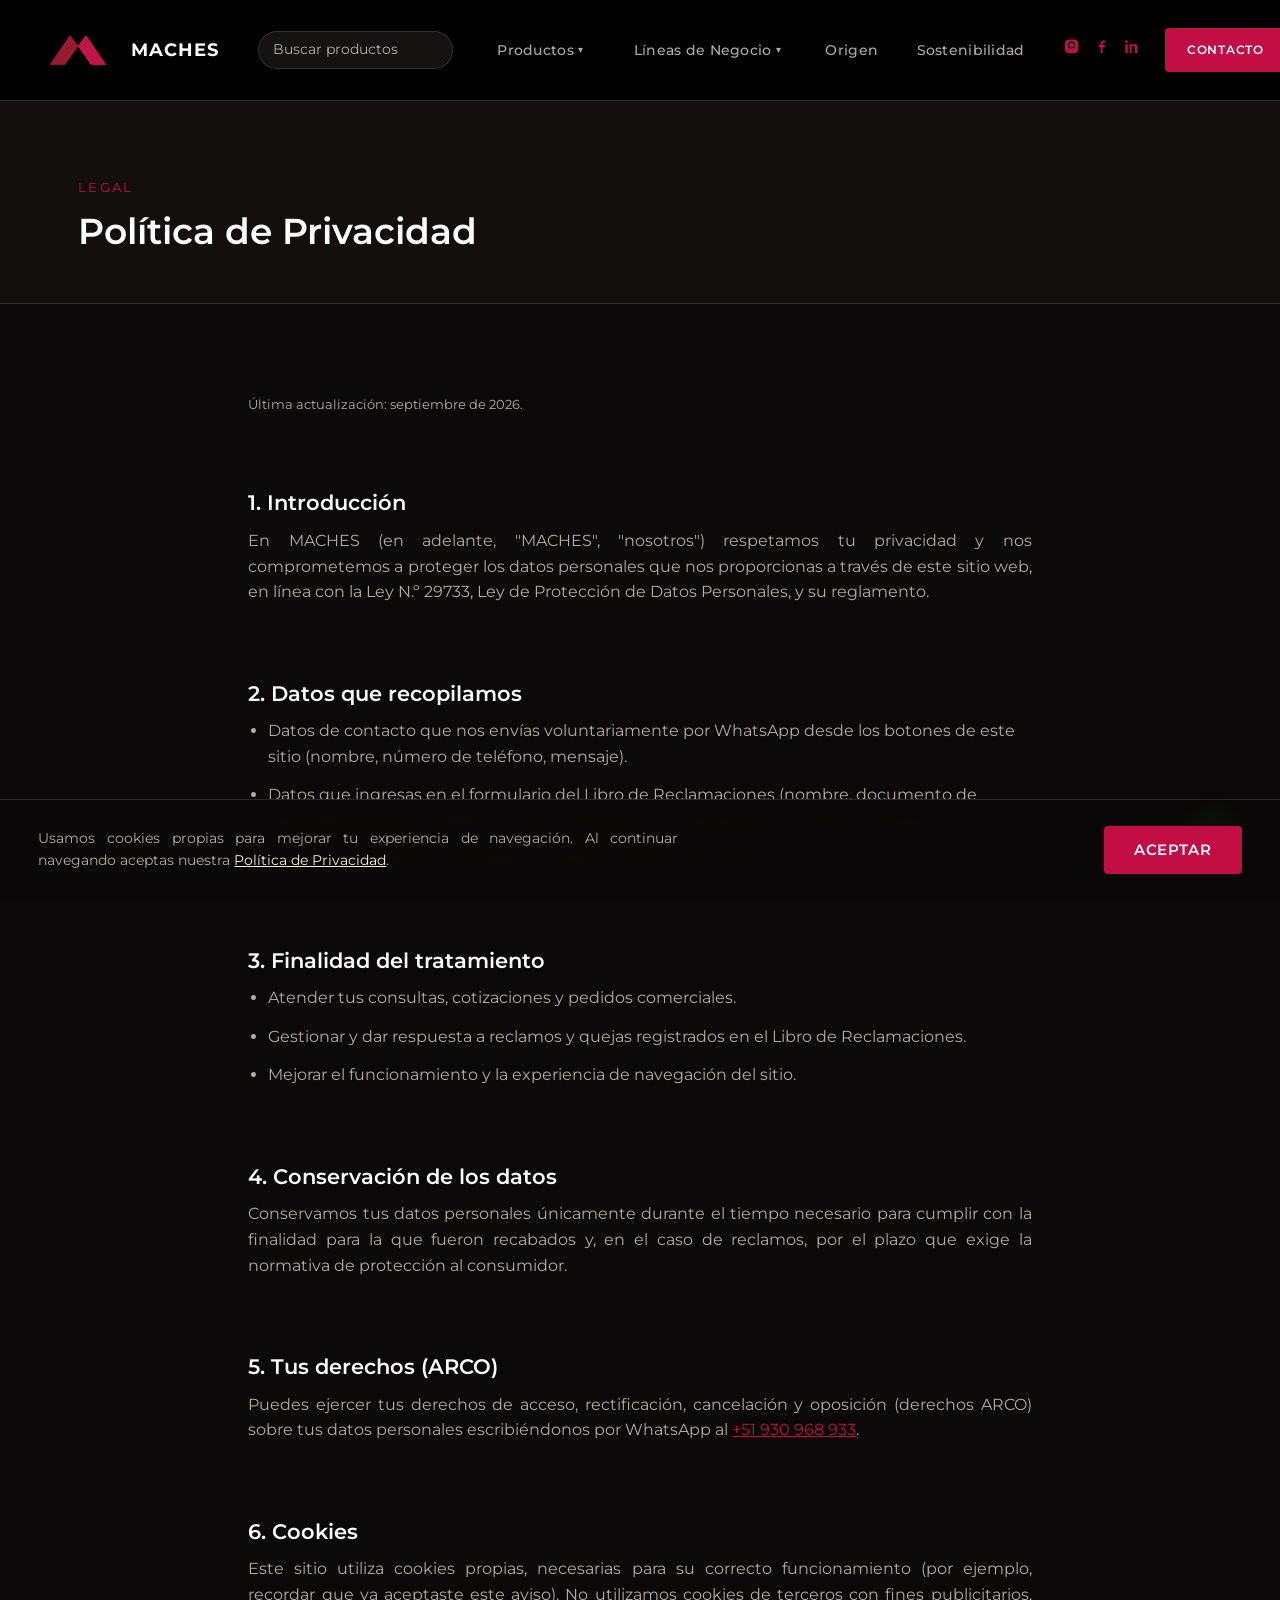
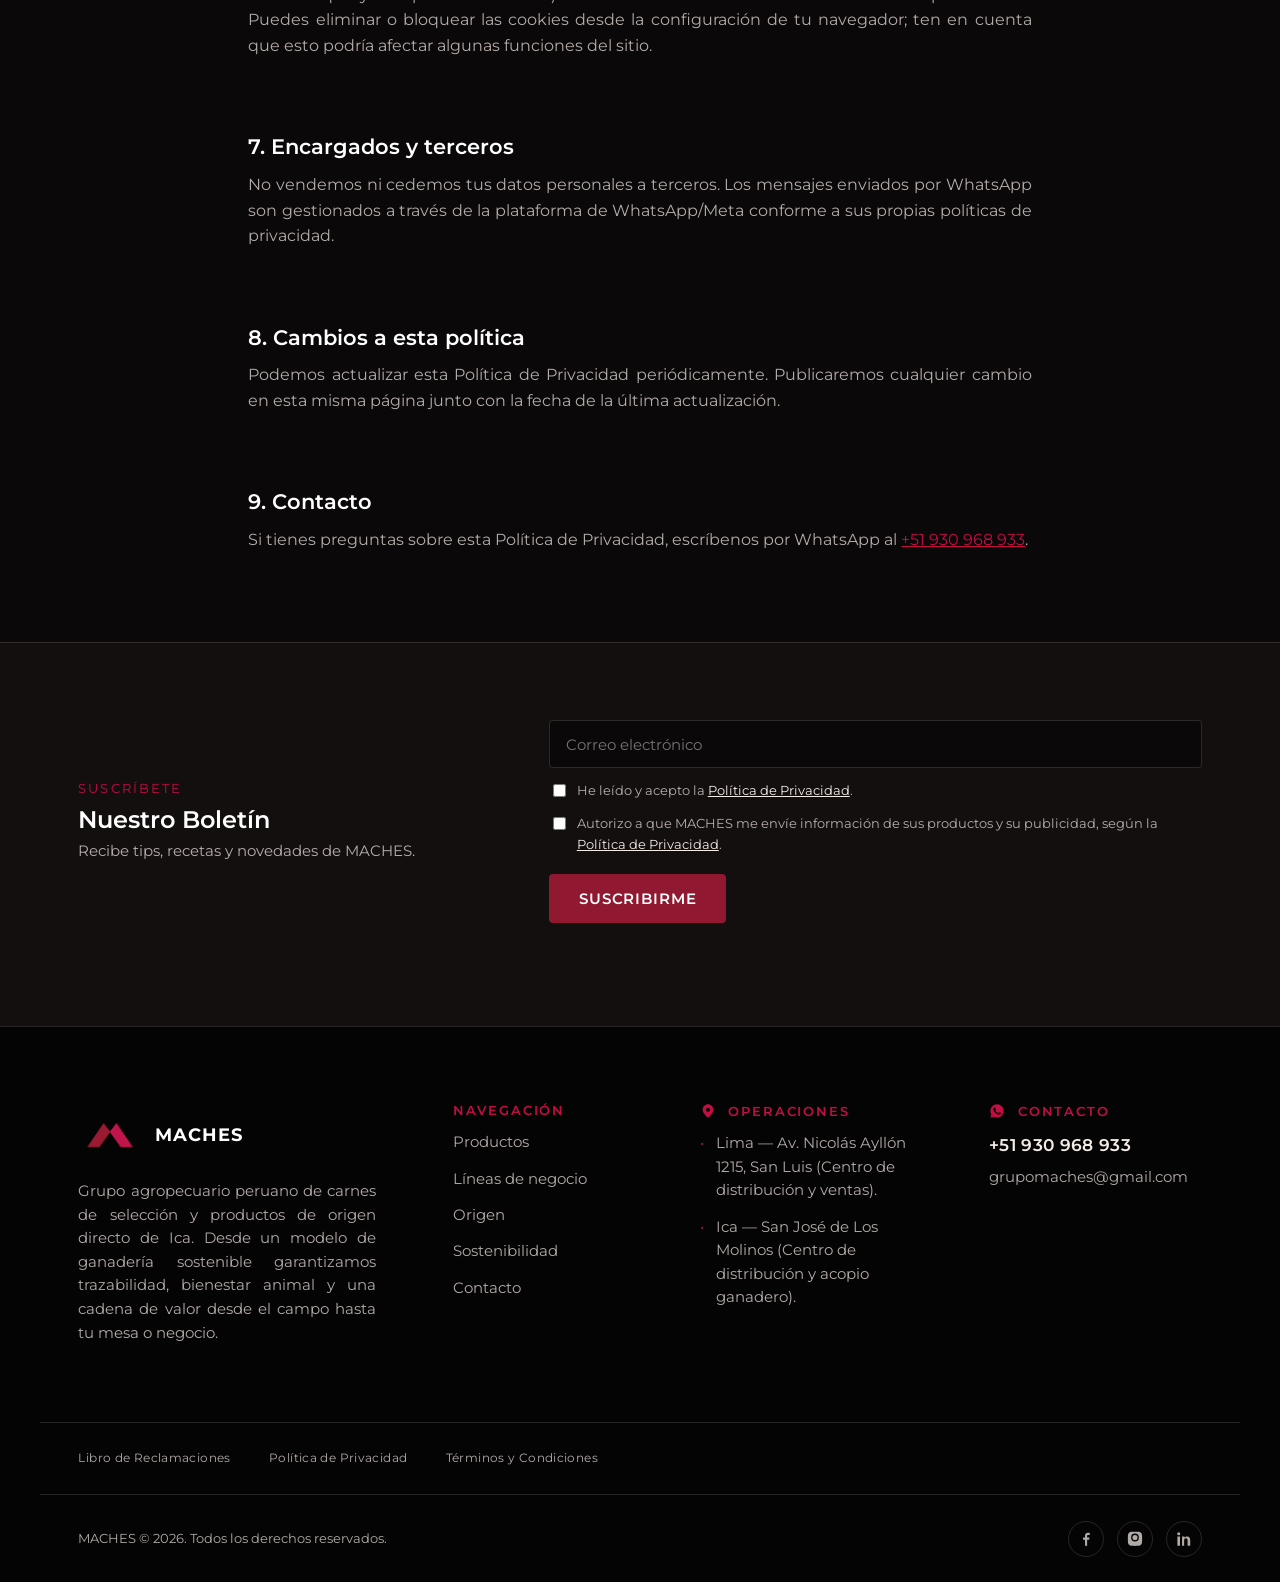
<file: docs/politica-privacidad.html>
<!DOCTYPE html>
<html lang="es">
<head>
<meta charset="UTF-8">
<meta name="viewport" content="width=device-width, initial-scale=1.0">
<title>Política de Privacidad | MACHES</title>
<meta name="description" content="Política de Privacidad y tratamiento de datos personales de MACHES.">
<meta name="theme-color" content="#0a0808">
<link rel="icon" type="image/png" href="assets/maches-icon.png">

<link rel="preconnect" href="https://fonts.googleapis.com">
<link rel="preconnect" href="https://fonts.gstatic.com" crossorigin>
<link href="https://fonts.googleapis.com/css2?family=Montserrat:wght@400;500;600;700;800&display=swap" rel="stylesheet">

<link rel="stylesheet" href="css/styles.css">
</head>
<body>

<a class="skip-link" href="#main">Saltar al contenido principal</a>

<!-- ============ HEADER ============ -->
<header class="site-header" id="siteHeader">
  <div class="container header-inner">
    <a href="index.html#top" class="brand" aria-label="MACHES, inicio">
      <img class="brand-mark" src="assets/maches-icon.png" alt="" width="44" height="44">
      <span class="brand-name">MACHES</span>
    </a>

    <nav class="main-nav" id="mainNav" aria-label="Navegación principal">
      <form class="header-search" id="headerSearchForm" role="search" action="index.html" method="get" autocomplete="off">
        <input type="search" id="productSearch" name="buscar" placeholder="Buscar productos" aria-label="Buscar productos">
        <div class="header-search-results" id="searchResults" hidden></div>
      </form>
      <div class="nav-dropdown" id="productsDropdown">
        <button class="nav-dropdown-toggle" id="productsToggle" type="button" aria-expanded="false" aria-controls="productsMenu">
          Productos <span class="nav-dropdown-arrow" aria-hidden="true">&#9662;</span>
        </button>
        <div class="nav-dropdown-menu" id="productsMenu">
          <a href="index.html#cat-parrilleros">Packs Parrilleros</a>
          <a href="index.html#cat-porcino">Porcino</a>
          <a href="index.html#cat-vacuno">Res</a>
          <a href="index.html#cat-ovino">Cordero</a>
          <a href="index.html#cat-caprino">Cabrito</a>
          <a href="index.html#cat-derivados">Derivados</a>
        </div>
      </div>
      <div class="nav-dropdown" id="unitsDropdown">
        <button class="nav-dropdown-toggle" id="unitsToggle" type="button" aria-expanded="false" aria-controls="unitsMenu">
          Líneas de Negocio <span class="nav-dropdown-arrow" aria-hidden="true">&#9662;</span>
        </button>
        <div class="nav-dropdown-menu" id="unitsMenu">
          <a href="index.html#carnes-selectas">Carnes Selectas</a>
          <a href="index.html#catering-criollo">Catering Criollo</a>
          <a href="index.html#herencia-organica">Herencia Orgánica</a>
        </div>
      </div>
      <a href="index.html#origen">Origen</a>
      <a href="index.html#sostenibilidad">Sostenibilidad</a>
    </nav>

    <div class="header-actions">
      <div class="header-social">
        <a href="https://www.instagram.com/grupomaches/?hl=es" target="_blank" rel="noopener" aria-label="Instagram de MACHES">
          <svg viewBox="0 0 24 24" width="17" height="17" aria-hidden="true"><path fill="currentColor" d="M12 2.2c2.7 0 3 0 4 .05 1 .05 1.7.2 2.3.45.6.25 1.1.6 1.6 1.1.5.5.85 1 1.1 1.6.25.6.4 1.3.45 2.3.05 1 .05 1.3.05 4s0 3-.05 4c-.05 1-.2 1.7-.45 2.3-.25.6-.6 1.1-1.1 1.6-.5.5-1 .85-1.6 1.1-.6.25-1.3.4-2.3.45-1 .05-1.3.05-4 .05s-3 0-4-.05c-1-.05-1.7-.2-2.3-.45-.6-.25-1.1-.6-1.6-1.1-.5-.5-.85-1-1.1-1.6-.25-.6-.4-1.3-.45-2.3-.05-1-.05-1.3-.05-4s0-3 .05-4c.05-1 .2-1.7.45-2.3.25-.6.6-1.1 1.1-1.6.5-.5 1-.85 1.6-1.1.6-.25 1.3-.4 2.3-.45 1-.05 1.3-.05 4-.05Zm0 2.6a5.2 5.2 0 1 0 0 10.4 5.2 5.2 0 0 0 0-10.4Zm0 8.6a3.4 3.4 0 1 1 0-6.8 3.4 3.4 0 0 1 0 6.8Zm5.4-8.8a1.2 1.2 0 1 1-2.4 0 1.2 1.2 0 0 1 2.4 0Z"/></svg>
        </a>
        <a href="https://www.facebook.com/profile.php?id=61572995403338&amp;locale=es_LA" target="_blank" rel="noopener" aria-label="Facebook de MACHES">
          <svg viewBox="0 0 24 24" width="17" height="17" aria-hidden="true"><path fill="currentColor" d="M13.5 21v-8h2.7l.4-3.1h-3.1V8c0-.9.25-1.5 1.55-1.5H17V3.7C16.7 3.65 15.75 3.5 14.6 3.5c-2.3 0-3.9 1.4-3.9 4v2.4H8v3.1h2.7V21h2.8Z"/></svg>
        </a>
        <a href="https://www.linkedin.com/company/grupo-maches/posts/?feedView=all&amp;viewAsMember=true" target="_blank" rel="noopener" aria-label="LinkedIn de MACHES">
          <svg viewBox="0 0 24 24" width="17" height="17" aria-hidden="true"><path fill="currentColor" d="M6.94 5a2 2 0 1 1-4 0 2 2 0 0 1 4 0ZM3.2 8.75h3.5V21H3.2V8.75Zm6.2 0h3.36v1.68h.05c.47-.88 1.6-1.8 3.3-1.8 3.53 0 4.18 2.32 4.18 5.35V21h-3.5v-6.4c0-1.53-.03-3.5-2.13-3.5-2.14 0-2.47 1.67-2.47 3.39V21H9.4V8.75Z"/></svg>
        </a>
      </div>
      <a class="btn btn-fucsia header-contacto" href="contacto.html">
        <span>Contacto</span>
      </a>
      <button class="menu-toggle" id="menuToggle" aria-expanded="false" aria-controls="mainNav" aria-label="Abrir menú de navegación">
        <span></span><span></span><span></span>
      </button>
    </div>
  </div>
</header>

<a class="whatsapp-float" id="whatsappFloat" data-whatsapp-cta="flotante" href="#" target="_blank" rel="noopener" aria-label="Escríbenos por WhatsApp">
  <svg viewBox="0 0 24 24" width="28" height="28" aria-hidden="true"><path fill="currentColor" d="M12.04 2C6.58 2 2.13 6.45 2.13 11.91c0 1.75.46 3.45 1.32 4.95L2.05 22l5.29-1.39a9.9 9.9 0 0 0 4.7 1.2h.01c5.46 0 9.9-4.45 9.9-9.9C21.96 6.45 17.5 2 12.04 2Zm5.8 14.16c-.24.68-1.4 1.3-1.93 1.38-.5.08-1.12.11-1.8-.11-.42-.13-.95-.3-1.64-.6-2.88-1.24-4.76-4.13-4.9-4.32-.14-.19-1.17-1.56-1.17-2.98 0-1.42.75-2.11 1.01-2.4.27-.28.58-.35.78-.35.2 0 .39 0 .56.01.18.01.42-.07.66.5.24.6.83 2.06.9 2.21.07.15.12.33.02.53-.1.19-.15.31-.29.48-.15.17-.31.38-.44.51-.15.15-.3.31-.13.6.17.29.75 1.24 1.62 2.01 1.11.99 2.05 1.3 2.34 1.45.29.15.46.13.63-.07.17-.2.72-.84.92-1.13.19-.29.39-.24.65-.14.27.1 1.7.8 1.99.95.29.15.49.22.56.34.08.13.08.72-.16 1.4Z"/></svg>
</a>

<main id="main">
  <section class="legal-hero">
    <div class="container">
      <p class="section-kicker">Legal</p>
      <h1 class="section-title">Política de Privacidad</h1>
    </div>
  </section>

  <section class="legal-content">
    <div class="container">
      <p class="legal-updated">Última actualización: septiembre de 2026.</p>

      <h2>1. Introducción</h2>
      <p>
        En MACHES (en adelante, "MACHES", "nosotros") respetamos tu privacidad y nos comprometemos
        a proteger los datos personales que nos proporcionas a través de este sitio web, en línea
        con la Ley N.º 29733, Ley de Protección de Datos Personales, y su reglamento.
      </p>

      <h2>2. Datos que recopilamos</h2>
      <ul>
        <li>Datos de contacto que nos envías voluntariamente por WhatsApp desde los botones de este sitio (nombre, número de teléfono, mensaje).</li>
        <li>Datos que ingresas en el formulario del Libro de Reclamaciones (nombre, documento de identidad, domicilio, teléfono, correo electrónico y el detalle de tu reclamo o queja).</li>
        <li>Datos de navegación recopilados mediante cookies (ver sección 6).</li>
      </ul>

      <h2>3. Finalidad del tratamiento</h2>
      <ul>
        <li>Atender tus consultas, cotizaciones y pedidos comerciales.</li>
        <li>Gestionar y dar respuesta a reclamos y quejas registrados en el Libro de Reclamaciones.</li>
        <li>Mejorar el funcionamiento y la experiencia de navegación del sitio.</li>
      </ul>

      <h2>4. Conservación de los datos</h2>
      <p>
        Conservamos tus datos personales únicamente durante el tiempo necesario para cumplir con
        la finalidad para la que fueron recabados y, en el caso de reclamos, por el plazo que
        exige la normativa de protección al consumidor.
      </p>

      <h2>5. Tus derechos (ARCO)</h2>
      <p>
        Puedes ejercer tus derechos de acceso, rectificación, cancelación y oposición (derechos
        ARCO) sobre tus datos personales escribiéndonos por WhatsApp al
        <a href="https://wa.me/51930968933" target="_blank" rel="noopener">+51 930 968 933</a>.
      </p>

      <h2>6. Cookies</h2>
      <p>
        Este sitio utiliza cookies propias, necesarias para su correcto funcionamiento (por ejemplo,
        recordar que ya aceptaste este aviso). No utilizamos cookies de terceros con fines
        publicitarios. Puedes eliminar o bloquear las cookies desde la configuración de tu
        navegador; ten en cuenta que esto podría afectar algunas funciones del sitio.
      </p>

      <h2>7. Encargados y terceros</h2>
      <p>
        No vendemos ni cedemos tus datos personales a terceros. Los mensajes enviados por WhatsApp
        son gestionados a través de la plataforma de WhatsApp/Meta conforme a sus propias políticas
        de privacidad.
      </p>

      <h2>8. Cambios a esta política</h2>
      <p>
        Podemos actualizar esta Política de Privacidad periódicamente. Publicaremos cualquier
        cambio en esta misma página junto con la fecha de la última actualización.
      </p>

      <h2>9. Contacto</h2>
      <p>
        Si tienes preguntas sobre esta Política de Privacidad, escríbenos por WhatsApp al
        <a href="https://wa.me/51930968933" target="_blank" rel="noopener">+51 930 968 933</a>.
      </p>
    </div>
  </section>
  <!-- ============ BOLETÍN ============ -->
  <section class="newsletter-bar">
    <div class="container newsletter-inner">
      <div class="newsletter-copy">
        <p class="newsletter-kicker">Suscríbete</p>
        <h3 class="newsletter-title">Nuestro Boletín</h3>
        <p class="newsletter-text">Recibe tips, recetas y novedades de MACHES.</p>
      </div>
      <form class="newsletter-form" id="newsletterForm">
        <input type="email" name="email" placeholder="Correo electrónico" required>
        <label class="newsletter-check">
          <input type="checkbox" required>
          <span>He leído y acepto la <a href="politica-privacidad.html">Política de Privacidad</a>.</span>
        </label>
        <label class="newsletter-check">
          <input type="checkbox">
          <span>Autorizo a que MACHES me envíe información de sus productos y su publicidad, según la <a href="politica-privacidad.html">Política de Privacidad</a>.</span>
        </label>
        <button type="submit" class="btn btn-primary newsletter-submit">Suscribirme</button>
        <p class="newsletter-success" id="newsletterSuccess">¡Gracias por suscribirte! Pronto recibirás nuestras novedades.</p>
      </form>
    </div>
  </section>

</main>

<!-- ============ FOOTER ============ -->
<footer id="contacto" class="site-footer">
  <div class="container footer-grid">
    <div class="footer-col">
      <div class="footer-brand">
        <img class="footer-logo" src="assets/maches-icon.png" alt="" loading="lazy">
        <span class="footer-brand-name">MACHES</span>
      </div>
      <p>Grupo agropecuario peruano de carnes de selección y productos de origen directo de Ica. Desde un modelo de ganadería sostenible garantizamos trazabilidad, bienestar animal y una cadena de valor desde el campo hasta tu mesa o negocio.</p>
    </div>

    <div class="footer-col">
      <h4>Navegación</h4>
      <nav class="footer-vertical-nav" aria-label="Navegación del footer">
        <a href="index.html#cat-parrilleros">Productos</a>
        <a href="index.html#lineas-negocio">Líneas de negocio</a>
        <a href="index.html#origen">Origen</a>
        <a href="index.html#sostenibilidad">Sostenibilidad</a>
        <a href="contacto.html">Contacto</a>
      </nav>
    </div>

    <div class="footer-col">
      <h4>
        <svg viewBox="0 0 24 24" width="16" height="16" aria-hidden="true"><path fill="currentColor" d="M12 2C7.6 2 4 5.6 4 10c0 6 8 12 8 12s8-6 8-12c0-4.4-3.6-8-8-8Zm0 11a3 3 0 1 1 0-6 3 3 0 0 1 0 6Z"/></svg>
        Operaciones
      </h4>
      <ul class="footer-address-list">
        <li>Lima — Av. Nicolás Ayllón 1215, San Luis (Centro de distribución y ventas).</li>
        <li>Ica — San José de Los Molinos (Centro de distribución y acopio ganadero).</li>
      </ul>
    </div>

    <div class="footer-col">
      <h4>
        <svg viewBox="0 0 24 24" width="16" height="16" aria-hidden="true"><path fill="currentColor" d="M12.04 2C6.58 2 2.13 6.45 2.13 11.91c0 1.75.46 3.45 1.32 4.95L2.05 22l5.29-1.39a9.9 9.9 0 0 0 4.7 1.2h.01c5.46 0 9.9-4.45 9.9-9.9C21.96 6.45 17.5 2 12.04 2Zm5.8 14.16c-.24.68-1.4 1.3-1.93 1.38-.5.08-1.12.11-1.8-.11-.42-.13-.95-.3-1.64-.6-2.88-1.24-4.76-4.13-4.9-4.32-.14-.19-1.17-1.56-1.17-2.98 0-1.42.75-2.11 1.01-2.4.27-.28.58-.35.78-.35.2 0 .39 0 .56.01.18.01.42-.07.66.5.24.6.83 2.06.9 2.21.07.15.12.33.02.53-.1.19-.15.31-.29.48-.15.17-.31.38-.44.51-.15.15-.3.31-.13.6.17.29.75 1.24 1.62 2.01 1.11.99 2.05 1.3 2.34 1.45.29.15.46.13.63-.07.17-.2.72-.84.92-1.13.19-.29.39-.24.65-.14.27.1 1.7.8 1.99.95.29.15.49.22.56.34.08.13.08.72-.16 1.4Z"/></svg>
        Contacto
      </h4>
      <a class="footer-phone" data-whatsapp-cta="footer" href="#" target="_blank" rel="noopener">+51 930 968 933</a>
      <a class="footer-email" href="mailto:grupomaches@gmail.com">grupomaches@gmail.com</a>
    </div>
  </div>

  <div class="container footer-legal">
    <a href="libro-de-reclamaciones.html">Libro de Reclamaciones</a>
    <a href="politica-privacidad.html">Política de Privacidad</a>
    <a href="terminos-condiciones.html">Términos y Condiciones</a>
  </div>

  <div class="container footer-bottom">
    <p>MACHES © 2026. Todos los derechos reservados.</p>
    <div class="social-icons">
      <a href="https://www.facebook.com/profile.php?id=61572995403338&amp;locale=es_LA" target="_blank" rel="noopener" aria-label="Facebook de MACHES">
        <svg viewBox="0 0 24 24" width="18" height="18" aria-hidden="true"><path fill="currentColor" d="M13.5 21v-8h2.7l.4-3.1h-3.1V8c0-.9.25-1.5 1.55-1.5H17V3.7C16.7 3.65 15.75 3.5 14.6 3.5c-2.3 0-3.9 1.4-3.9 4v2.4H8v3.1h2.7V21h2.8Z"/></svg>
      </a>
      <a href="https://www.instagram.com/grupomaches/?hl=es" target="_blank" rel="noopener" aria-label="Instagram de MACHES">
        <svg viewBox="0 0 24 24" width="18" height="18" aria-hidden="true"><path fill="currentColor" d="M12 2.2c2.7 0 3 0 4 .05 1 .05 1.7.2 2.3.45.6.25 1.1.6 1.6 1.1.5.5.85 1 1.1 1.6.25.6.4 1.3.45 2.3.05 1 .05 1.3.05 4s0 3-.05 4c-.05 1-.2 1.7-.45 2.3-.25.6-.6 1.1-1.1 1.6-.5.5-1 .85-1.6 1.1-.6.25-1.3.4-2.3.45-1 .05-1.3.05-4 .05s-3 0-4-.05c-1-.05-1.7-.2-2.3-.45-.6-.25-1.1-.6-1.6-1.1-.5-.5-.85-1-1.1-1.6-.25-.6-.4-1.3-.45-2.3-.05-1-.05-1.3-.05-4s0-3 .05-4c.05-1 .2-1.7.45-2.3.25-.6.6-1.1 1.1-1.6.5-.5 1-.85 1.6-1.1.6-.25 1.3-.4 2.3-.45 1-.05 1.3-.05 4-.05Zm0 2.6a5.2 5.2 0 1 0 0 10.4 5.2 5.2 0 0 0 0-10.4Zm0 8.6a3.4 3.4 0 1 1 0-6.8 3.4 3.4 0 0 1 0 6.8Zm5.4-8.8a1.2 1.2 0 1 1-2.4 0 1.2 1.2 0 0 1 2.4 0Z"/></svg>
      </a>
      <a href="https://www.linkedin.com/company/grupo-maches/posts/?feedView=all&amp;viewAsMember=true" target="_blank" rel="noopener" aria-label="LinkedIn de MACHES">
        <svg viewBox="0 0 24 24" width="18" height="18" aria-hidden="true"><path fill="currentColor" d="M6.94 5a2 2 0 1 1-4 0 2 2 0 0 1 4 0ZM3.2 8.75h3.5V21H3.2V8.75Zm6.2 0h3.36v1.68h.05c.47-.88 1.6-1.8 3.3-1.8 3.53 0 4.18 2.32 4.18 5.35V21h-3.5v-6.4c0-1.53-.03-3.5-2.13-3.5-2.14 0-2.47 1.67-2.47 3.39V21H9.4V8.75Z"/></svg>
      </a>
    </div>
  </div>
</footer>

<script src="js/main.js"></script>
</body>
</html>
</file>
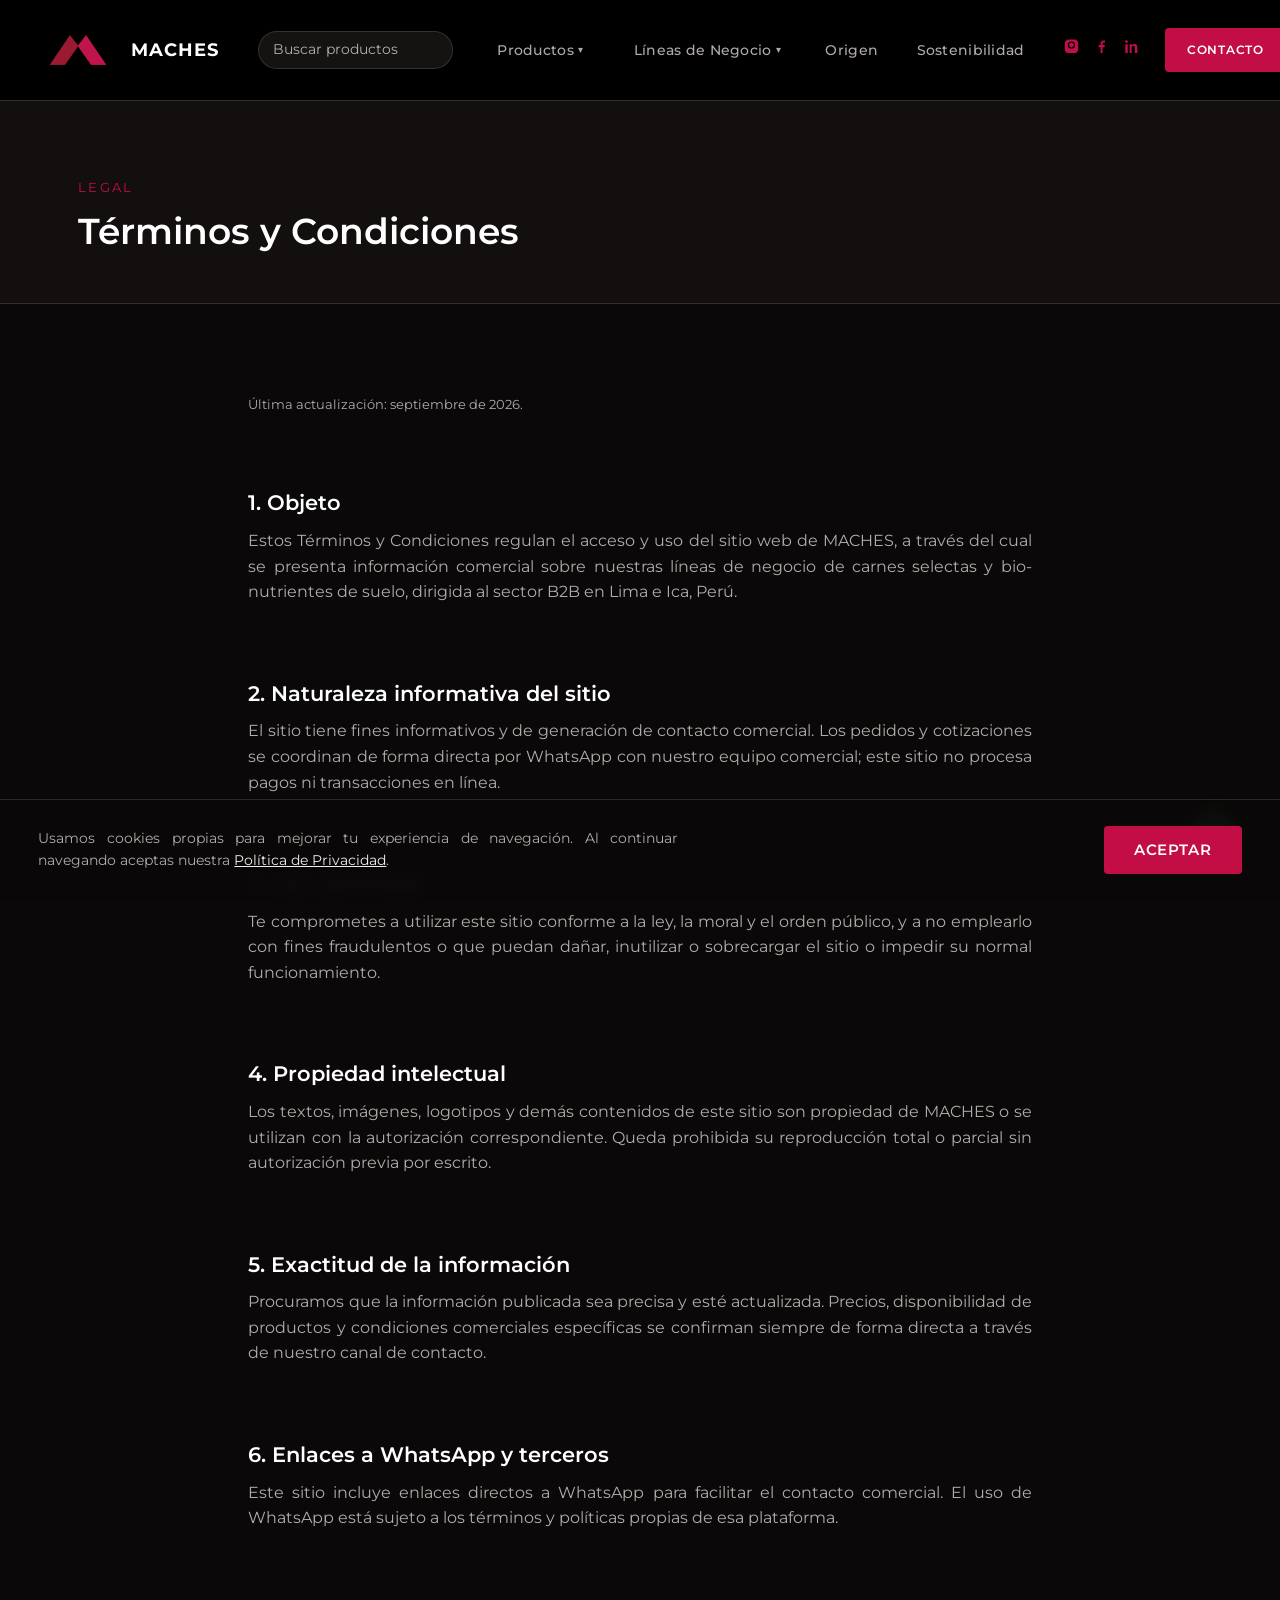
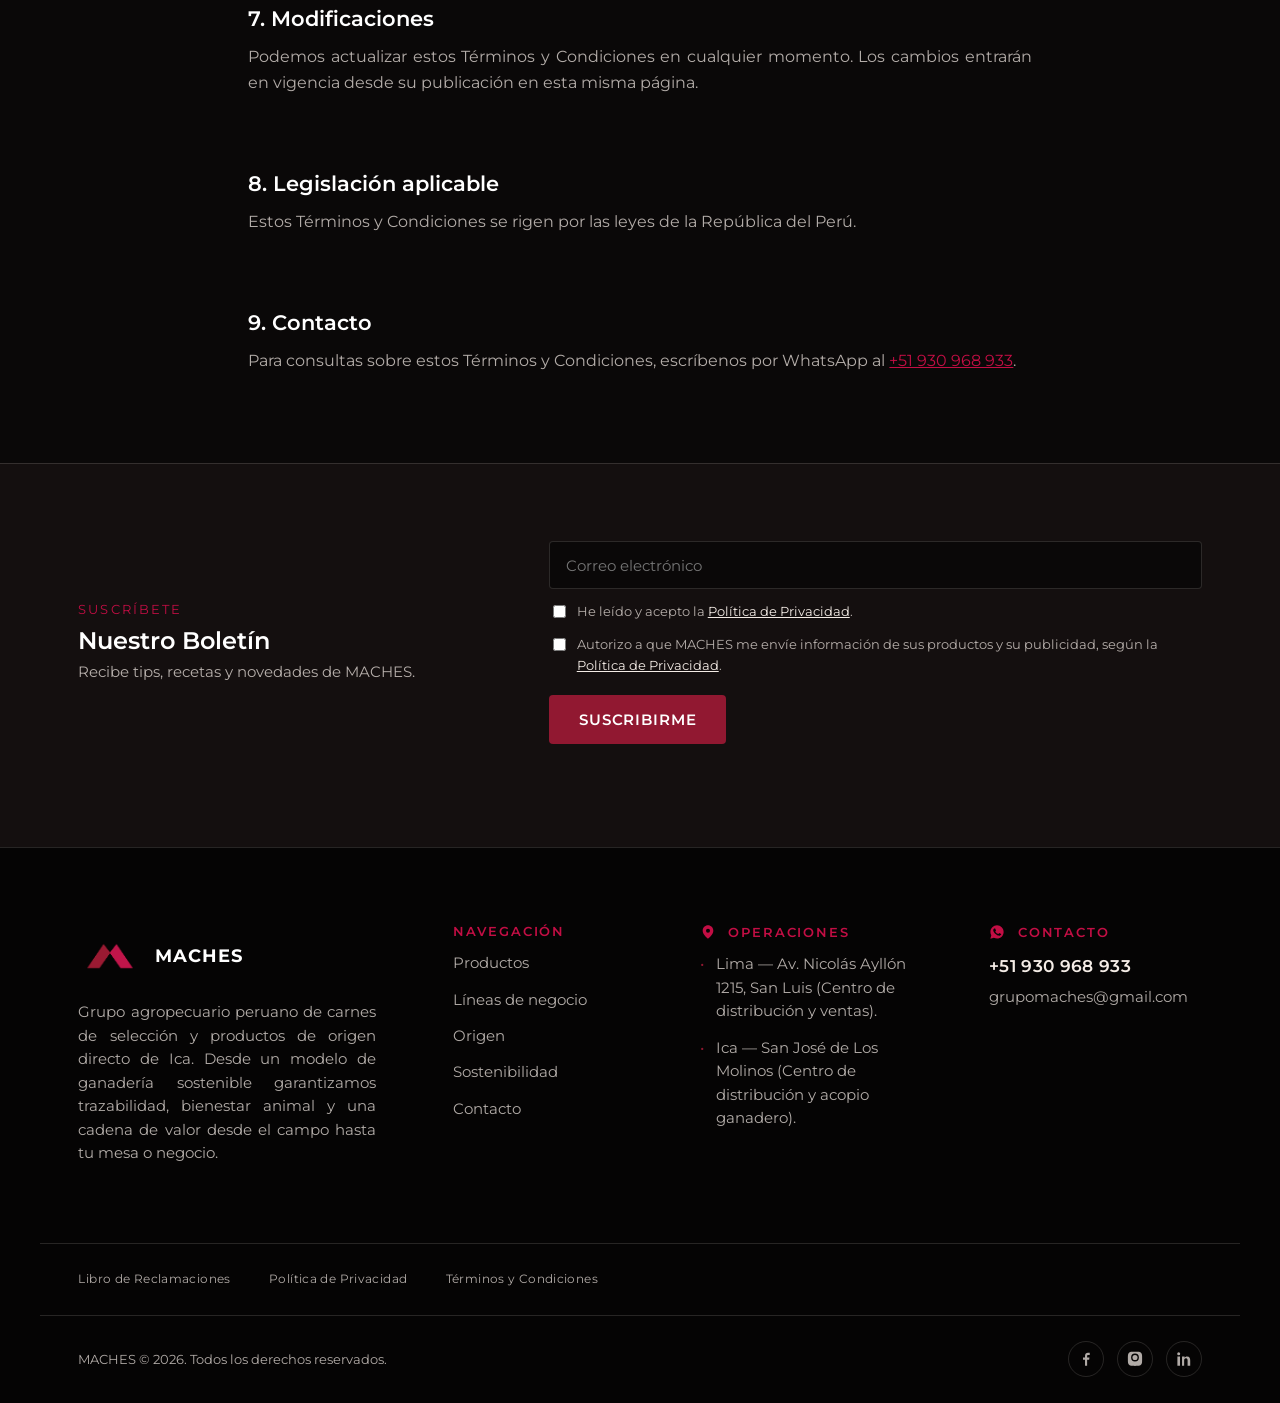
<file: docs/terminos-condiciones.html>
<!DOCTYPE html>
<html lang="es">
<head>
<meta charset="UTF-8">
<meta name="viewport" content="width=device-width, initial-scale=1.0">
<title>Términos y Condiciones | MACHES</title>
<meta name="description" content="Términos y condiciones de uso del sitio web de MACHES.">
<meta name="theme-color" content="#0a0808">
<link rel="icon" type="image/png" href="assets/maches-icon.png">

<link rel="preconnect" href="https://fonts.googleapis.com">
<link rel="preconnect" href="https://fonts.gstatic.com" crossorigin>
<link href="https://fonts.googleapis.com/css2?family=Montserrat:wght@400;500;600;700;800&display=swap" rel="stylesheet">

<link rel="stylesheet" href="css/styles.css">
</head>
<body>

<a class="skip-link" href="#main">Saltar al contenido principal</a>

<!-- ============ HEADER ============ -->
<header class="site-header" id="siteHeader">
  <div class="container header-inner">
    <a href="index.html#top" class="brand" aria-label="MACHES, inicio">
      <img class="brand-mark" src="assets/maches-icon.png" alt="" width="44" height="44">
      <span class="brand-name">MACHES</span>
    </a>

    <nav class="main-nav" id="mainNav" aria-label="Navegación principal">
      <form class="header-search" id="headerSearchForm" role="search" action="index.html" method="get" autocomplete="off">
        <input type="search" id="productSearch" name="buscar" placeholder="Buscar productos" aria-label="Buscar productos">
        <div class="header-search-results" id="searchResults" hidden></div>
      </form>
      <div class="nav-dropdown" id="productsDropdown">
        <button class="nav-dropdown-toggle" id="productsToggle" type="button" aria-expanded="false" aria-controls="productsMenu">
          Productos <span class="nav-dropdown-arrow" aria-hidden="true">&#9662;</span>
        </button>
        <div class="nav-dropdown-menu" id="productsMenu">
          <a href="index.html#cat-parrilleros">Packs Parrilleros</a>
          <a href="index.html#cat-porcino">Porcino</a>
          <a href="index.html#cat-vacuno">Res</a>
          <a href="index.html#cat-ovino">Cordero</a>
          <a href="index.html#cat-caprino">Cabrito</a>
          <a href="index.html#cat-derivados">Derivados</a>
        </div>
      </div>
      <div class="nav-dropdown" id="unitsDropdown">
        <button class="nav-dropdown-toggle" id="unitsToggle" type="button" aria-expanded="false" aria-controls="unitsMenu">
          Líneas de Negocio <span class="nav-dropdown-arrow" aria-hidden="true">&#9662;</span>
        </button>
        <div class="nav-dropdown-menu" id="unitsMenu">
          <a href="index.html#carnes-selectas">Carnes Selectas</a>
          <a href="index.html#catering-criollo">Catering Criollo</a>
          <a href="index.html#herencia-organica">Herencia Orgánica</a>
        </div>
      </div>
      <a href="index.html#origen">Origen</a>
      <a href="index.html#sostenibilidad">Sostenibilidad</a>
    </nav>

    <div class="header-actions">
      <div class="header-social">
        <a href="https://www.instagram.com/grupomaches/?hl=es" target="_blank" rel="noopener" aria-label="Instagram de MACHES">
          <svg viewBox="0 0 24 24" width="17" height="17" aria-hidden="true"><path fill="currentColor" d="M12 2.2c2.7 0 3 0 4 .05 1 .05 1.7.2 2.3.45.6.25 1.1.6 1.6 1.1.5.5.85 1 1.1 1.6.25.6.4 1.3.45 2.3.05 1 .05 1.3.05 4s0 3-.05 4c-.05 1-.2 1.7-.45 2.3-.25.6-.6 1.1-1.1 1.6-.5.5-1 .85-1.6 1.1-.6.25-1.3.4-2.3.45-1 .05-1.3.05-4 .05s-3 0-4-.05c-1-.05-1.7-.2-2.3-.45-.6-.25-1.1-.6-1.6-1.1-.5-.5-.85-1-1.1-1.6-.25-.6-.4-1.3-.45-2.3-.05-1-.05-1.3-.05-4s0-3 .05-4c.05-1 .2-1.7.45-2.3.25-.6.6-1.1 1.1-1.6.5-.5 1-.85 1.6-1.1.6-.25 1.3-.4 2.3-.45 1-.05 1.3-.05 4-.05Zm0 2.6a5.2 5.2 0 1 0 0 10.4 5.2 5.2 0 0 0 0-10.4Zm0 8.6a3.4 3.4 0 1 1 0-6.8 3.4 3.4 0 0 1 0 6.8Zm5.4-8.8a1.2 1.2 0 1 1-2.4 0 1.2 1.2 0 0 1 2.4 0Z"/></svg>
        </a>
        <a href="https://www.facebook.com/profile.php?id=61572995403338&amp;locale=es_LA" target="_blank" rel="noopener" aria-label="Facebook de MACHES">
          <svg viewBox="0 0 24 24" width="17" height="17" aria-hidden="true"><path fill="currentColor" d="M13.5 21v-8h2.7l.4-3.1h-3.1V8c0-.9.25-1.5 1.55-1.5H17V3.7C16.7 3.65 15.75 3.5 14.6 3.5c-2.3 0-3.9 1.4-3.9 4v2.4H8v3.1h2.7V21h2.8Z"/></svg>
        </a>
        <a href="https://www.linkedin.com/company/grupo-maches/posts/?feedView=all&amp;viewAsMember=true" target="_blank" rel="noopener" aria-label="LinkedIn de MACHES">
          <svg viewBox="0 0 24 24" width="17" height="17" aria-hidden="true"><path fill="currentColor" d="M6.94 5a2 2 0 1 1-4 0 2 2 0 0 1 4 0ZM3.2 8.75h3.5V21H3.2V8.75Zm6.2 0h3.36v1.68h.05c.47-.88 1.6-1.8 3.3-1.8 3.53 0 4.18 2.32 4.18 5.35V21h-3.5v-6.4c0-1.53-.03-3.5-2.13-3.5-2.14 0-2.47 1.67-2.47 3.39V21H9.4V8.75Z"/></svg>
        </a>
      </div>
      <a class="btn btn-fucsia header-contacto" href="contacto.html">
        <span>Contacto</span>
      </a>
      <button class="menu-toggle" id="menuToggle" aria-expanded="false" aria-controls="mainNav" aria-label="Abrir menú de navegación">
        <span></span><span></span><span></span>
      </button>
    </div>
  </div>
</header>

<a class="whatsapp-float" id="whatsappFloat" data-whatsapp-cta="flotante" href="#" target="_blank" rel="noopener" aria-label="Escríbenos por WhatsApp">
  <svg viewBox="0 0 24 24" width="28" height="28" aria-hidden="true"><path fill="currentColor" d="M12.04 2C6.58 2 2.13 6.45 2.13 11.91c0 1.75.46 3.45 1.32 4.95L2.05 22l5.29-1.39a9.9 9.9 0 0 0 4.7 1.2h.01c5.46 0 9.9-4.45 9.9-9.9C21.96 6.45 17.5 2 12.04 2Zm5.8 14.16c-.24.68-1.4 1.3-1.93 1.38-.5.08-1.12.11-1.8-.11-.42-.13-.95-.3-1.64-.6-2.88-1.24-4.76-4.13-4.9-4.32-.14-.19-1.17-1.56-1.17-2.98 0-1.42.75-2.11 1.01-2.4.27-.28.58-.35.78-.35.2 0 .39 0 .56.01.18.01.42-.07.66.5.24.6.83 2.06.9 2.21.07.15.12.33.02.53-.1.19-.15.31-.29.48-.15.17-.31.38-.44.51-.15.15-.3.31-.13.6.17.29.75 1.24 1.62 2.01 1.11.99 2.05 1.3 2.34 1.45.29.15.46.13.63-.07.17-.2.72-.84.92-1.13.19-.29.39-.24.65-.14.27.1 1.7.8 1.99.95.29.15.49.22.56.34.08.13.08.72-.16 1.4Z"/></svg>
</a>

<main id="main">
  <section class="legal-hero">
    <div class="container">
      <p class="section-kicker">Legal</p>
      <h1 class="section-title">Términos y Condiciones</h1>
    </div>
  </section>

  <section class="legal-content">
    <div class="container">
      <p class="legal-updated">Última actualización: septiembre de 2026.</p>

      <h2>1. Objeto</h2>
      <p>
        Estos Términos y Condiciones regulan el acceso y uso del sitio web de MACHES, a través del
        cual se presenta información comercial sobre nuestras líneas de negocio de carnes selectas
        y bio-nutrientes de suelo, dirigida al sector B2B en Lima e Ica, Perú.
      </p>

      <h2>2. Naturaleza informativa del sitio</h2>
      <p>
        El sitio tiene fines informativos y de generación de contacto comercial. Los pedidos y
        cotizaciones se coordinan de forma directa por WhatsApp con nuestro equipo comercial; este
        sitio no procesa pagos ni transacciones en línea.
      </p>

      <h2>3. Uso permitido</h2>
      <p>
        Te comprometes a utilizar este sitio conforme a la ley, la moral y el orden público, y a no
        emplearlo con fines fraudulentos o que puedan dañar, inutilizar o sobrecargar el sitio o
        impedir su normal funcionamiento.
      </p>

      <h2>4. Propiedad intelectual</h2>
      <p>
        Los textos, imágenes, logotipos y demás contenidos de este sitio son propiedad de MACHES o
        se utilizan con la autorización correspondiente. Queda prohibida su reproducción total o
        parcial sin autorización previa por escrito.
      </p>

      <h2>5. Exactitud de la información</h2>
      <p>
        Procuramos que la información publicada sea precisa y esté actualizada. Precios,
        disponibilidad de productos y condiciones comerciales específicas se confirman siempre de
        forma directa a través de nuestro canal de contacto.
      </p>

      <h2>6. Enlaces a WhatsApp y terceros</h2>
      <p>
        Este sitio incluye enlaces directos a WhatsApp para facilitar el contacto comercial. El uso
        de WhatsApp está sujeto a los términos y políticas propias de esa plataforma.
      </p>

      <h2>7. Modificaciones</h2>
      <p>
        Podemos actualizar estos Términos y Condiciones en cualquier momento. Los cambios entrarán
        en vigencia desde su publicación en esta misma página.
      </p>

      <h2>8. Legislación aplicable</h2>
      <p>
        Estos Términos y Condiciones se rigen por las leyes de la República del Perú.
      </p>

      <h2>9. Contacto</h2>
      <p>
        Para consultas sobre estos Términos y Condiciones, escríbenos por WhatsApp al
        <a href="https://wa.me/51930968933" target="_blank" rel="noopener">+51 930 968 933</a>.
      </p>
    </div>
  </section>
  <!-- ============ BOLETÍN ============ -->
  <section class="newsletter-bar">
    <div class="container newsletter-inner">
      <div class="newsletter-copy">
        <p class="newsletter-kicker">Suscríbete</p>
        <h3 class="newsletter-title">Nuestro Boletín</h3>
        <p class="newsletter-text">Recibe tips, recetas y novedades de MACHES.</p>
      </div>
      <form class="newsletter-form" id="newsletterForm">
        <input type="email" name="email" placeholder="Correo electrónico" required>
        <label class="newsletter-check">
          <input type="checkbox" required>
          <span>He leído y acepto la <a href="politica-privacidad.html">Política de Privacidad</a>.</span>
        </label>
        <label class="newsletter-check">
          <input type="checkbox">
          <span>Autorizo a que MACHES me envíe información de sus productos y su publicidad, según la <a href="politica-privacidad.html">Política de Privacidad</a>.</span>
        </label>
        <button type="submit" class="btn btn-primary newsletter-submit">Suscribirme</button>
        <p class="newsletter-success" id="newsletterSuccess">¡Gracias por suscribirte! Pronto recibirás nuestras novedades.</p>
      </form>
    </div>
  </section>

</main>

<!-- ============ FOOTER ============ -->
<footer id="contacto" class="site-footer">
  <div class="container footer-grid">
    <div class="footer-col">
      <div class="footer-brand">
        <img class="footer-logo" src="assets/maches-icon.png" alt="" loading="lazy">
        <span class="footer-brand-name">MACHES</span>
      </div>
      <p>Grupo agropecuario peruano de carnes de selección y productos de origen directo de Ica. Desde un modelo de ganadería sostenible garantizamos trazabilidad, bienestar animal y una cadena de valor desde el campo hasta tu mesa o negocio.</p>
    </div>

    <div class="footer-col">
      <h4>Navegación</h4>
      <nav class="footer-vertical-nav" aria-label="Navegación del footer">
        <a href="index.html#cat-parrilleros">Productos</a>
        <a href="index.html#lineas-negocio">Líneas de negocio</a>
        <a href="index.html#origen">Origen</a>
        <a href="index.html#sostenibilidad">Sostenibilidad</a>
        <a href="contacto.html">Contacto</a>
      </nav>
    </div>

    <div class="footer-col">
      <h4>
        <svg viewBox="0 0 24 24" width="16" height="16" aria-hidden="true"><path fill="currentColor" d="M12 2C7.6 2 4 5.6 4 10c0 6 8 12 8 12s8-6 8-12c0-4.4-3.6-8-8-8Zm0 11a3 3 0 1 1 0-6 3 3 0 0 1 0 6Z"/></svg>
        Operaciones
      </h4>
      <ul class="footer-address-list">
        <li>Lima — Av. Nicolás Ayllón 1215, San Luis (Centro de distribución y ventas).</li>
        <li>Ica — San José de Los Molinos (Centro de distribución y acopio ganadero).</li>
      </ul>
    </div>

    <div class="footer-col">
      <h4>
        <svg viewBox="0 0 24 24" width="16" height="16" aria-hidden="true"><path fill="currentColor" d="M12.04 2C6.58 2 2.13 6.45 2.13 11.91c0 1.75.46 3.45 1.32 4.95L2.05 22l5.29-1.39a9.9 9.9 0 0 0 4.7 1.2h.01c5.46 0 9.9-4.45 9.9-9.9C21.96 6.45 17.5 2 12.04 2Zm5.8 14.16c-.24.68-1.4 1.3-1.93 1.38-.5.08-1.12.11-1.8-.11-.42-.13-.95-.3-1.64-.6-2.88-1.24-4.76-4.13-4.9-4.32-.14-.19-1.17-1.56-1.17-2.98 0-1.42.75-2.11 1.01-2.4.27-.28.58-.35.78-.35.2 0 .39 0 .56.01.18.01.42-.07.66.5.24.6.83 2.06.9 2.21.07.15.12.33.02.53-.1.19-.15.31-.29.48-.15.17-.31.38-.44.51-.15.15-.3.31-.13.6.17.29.75 1.24 1.62 2.01 1.11.99 2.05 1.3 2.34 1.45.29.15.46.13.63-.07.17-.2.72-.84.92-1.13.19-.29.39-.24.65-.14.27.1 1.7.8 1.99.95.29.15.49.22.56.34.08.13.08.72-.16 1.4Z"/></svg>
        Contacto
      </h4>
      <a class="footer-phone" data-whatsapp-cta="footer" href="#" target="_blank" rel="noopener">+51 930 968 933</a>
      <a class="footer-email" href="mailto:grupomaches@gmail.com">grupomaches@gmail.com</a>
    </div>
  </div>

  <div class="container footer-legal">
    <a href="libro-de-reclamaciones.html">Libro de Reclamaciones</a>
    <a href="politica-privacidad.html">Política de Privacidad</a>
    <a href="terminos-condiciones.html">Términos y Condiciones</a>
  </div>

  <div class="container footer-bottom">
    <p>MACHES © 2026. Todos los derechos reservados.</p>
    <div class="social-icons">
      <a href="https://www.facebook.com/profile.php?id=61572995403338&amp;locale=es_LA" target="_blank" rel="noopener" aria-label="Facebook de MACHES">
        <svg viewBox="0 0 24 24" width="18" height="18" aria-hidden="true"><path fill="currentColor" d="M13.5 21v-8h2.7l.4-3.1h-3.1V8c0-.9.25-1.5 1.55-1.5H17V3.7C16.7 3.65 15.75 3.5 14.6 3.5c-2.3 0-3.9 1.4-3.9 4v2.4H8v3.1h2.7V21h2.8Z"/></svg>
      </a>
      <a href="https://www.instagram.com/grupomaches/?hl=es" target="_blank" rel="noopener" aria-label="Instagram de MACHES">
        <svg viewBox="0 0 24 24" width="18" height="18" aria-hidden="true"><path fill="currentColor" d="M12 2.2c2.7 0 3 0 4 .05 1 .05 1.7.2 2.3.45.6.25 1.1.6 1.6 1.1.5.5.85 1 1.1 1.6.25.6.4 1.3.45 2.3.05 1 .05 1.3.05 4s0 3-.05 4c-.05 1-.2 1.7-.45 2.3-.25.6-.6 1.1-1.1 1.6-.5.5-1 .85-1.6 1.1-.6.25-1.3.4-2.3.45-1 .05-1.3.05-4 .05s-3 0-4-.05c-1-.05-1.7-.2-2.3-.45-.6-.25-1.1-.6-1.6-1.1-.5-.5-.85-1-1.1-1.6-.25-.6-.4-1.3-.45-2.3-.05-1-.05-1.3-.05-4s0-3 .05-4c.05-1 .2-1.7.45-2.3.25-.6.6-1.1 1.1-1.6.5-.5 1-.85 1.6-1.1.6-.25 1.3-.4 2.3-.45 1-.05 1.3-.05 4-.05Zm0 2.6a5.2 5.2 0 1 0 0 10.4 5.2 5.2 0 0 0 0-10.4Zm0 8.6a3.4 3.4 0 1 1 0-6.8 3.4 3.4 0 0 1 0 6.8Zm5.4-8.8a1.2 1.2 0 1 1-2.4 0 1.2 1.2 0 0 1 2.4 0Z"/></svg>
      </a>
      <a href="https://www.linkedin.com/company/grupo-maches/posts/?feedView=all&amp;viewAsMember=true" target="_blank" rel="noopener" aria-label="LinkedIn de MACHES">
        <svg viewBox="0 0 24 24" width="18" height="18" aria-hidden="true"><path fill="currentColor" d="M6.94 5a2 2 0 1 1-4 0 2 2 0 0 1 4 0ZM3.2 8.75h3.5V21H3.2V8.75Zm6.2 0h3.36v1.68h.05c.47-.88 1.6-1.8 3.3-1.8 3.53 0 4.18 2.32 4.18 5.35V21h-3.5v-6.4c0-1.53-.03-3.5-2.13-3.5-2.14 0-2.47 1.67-2.47 3.39V21H9.4V8.75Z"/></svg>
      </a>
    </div>
  </div>
</footer>

<script src="js/main.js"></script>
</body>
</html>
</file>
<file: docs/css/styles.css>
/* ==========================================================================
   M&M Agropecuario — Design tokens
   ========================================================================== */
:root {
  --color-black: #0a0808;
  --color-black-soft: #140f0f;
  --color-guinda: #911831;
  --color-guinda-hover: #a91d3a;
  --color-fucsia: #c20e44;
  --color-fucsia-hover: #db1a54;
  --color-red-accent: var(--color-fucsia);
  --color-red-accent-hover: var(--color-fucsia-hover);
  --color-white: #ffffff;
  --color-cream: #f4ece6;
  --color-muted: rgba(244, 236, 230, 0.72);
  --color-line: rgba(244, 236, 230, 0.14);

  --font-display: "Montserrat", "Arial Narrow", sans-serif;
  --font-body: "Montserrat", "Segoe UI", sans-serif;

  --space-1: 0.4rem;
  --space-2: 0.8rem;
  --space-3: 1.6rem;
  --space-4: 2.4rem;
  --space-5: 3.2rem;
  --space-6: 4.8rem;
  --space-7: 6.4rem;
  --space-8: 9.6rem;

  --radius-sm: 4px;
  --radius-md: 8px;
  --container-w: 1200px;
  --header-h: 100px;

  --ease: cubic-bezier(0.4, 0, 0.2, 1);
}

/* ==========================================================================
   Reset
   ========================================================================== */
*, *::before, *::after { box-sizing: border-box; }
html { scroll-behavior: smooth; scroll-padding-top: var(--header-h); overflow-x: hidden; }
@media (prefers-reduced-motion: reduce) {
  html { scroll-behavior: auto; }
  * { animation-duration: 0.01ms !important; animation-iteration-count: 1 !important; transition-duration: 0.01ms !important; }
}
body {
  margin: 0;
  background: var(--color-black);
  color: var(--color-cream);
  font-family: var(--font-body);
  font-size: 16px;
  line-height: 1.6;
  -webkit-font-smoothing: antialiased;
}
img { max-width: 100%; display: block; }
a { color: inherit; text-decoration: none; }
ul { list-style: none; margin: 0; padding: 0; }
h1, h2, h3, h4 { font-family: var(--font-display); margin: 0; font-weight: 600; line-height: 1.15; }
p { margin: 0; text-align: justify; }
button { font-family: inherit; cursor: pointer; }

.container {
  width: 100%;
  max-width: var(--container-w);
  margin-inline: auto;
  padding-inline: var(--space-4);
}

.skip-link {
  position: absolute;
  left: -999px;
  top: 0;
  background: var(--color-red-accent);
  color: #fff;
  padding: var(--space-2) var(--space-3);
  z-index: 999;
  border-radius: 0 0 var(--radius-sm) 0;
}
.skip-link:focus { left: 0; }

:focus-visible { outline: 2px solid var(--color-red-accent-hover); outline-offset: 2px; }

/* ==========================================================================
   Buttons
   ========================================================================== */
.btn {
  display: inline-flex;
  align-items: center;
  gap: var(--space-2);
  padding: 0.9rem 1.8rem;
  font-family: var(--font-display);
  font-weight: 600;
  font-size: 0.92rem;
  letter-spacing: 0.06em;
  text-transform: uppercase;
  border-radius: var(--radius-sm);
  border: 1px solid transparent;
  transition: background-color 0.2s var(--ease), transform 0.2s var(--ease), border-color 0.2s var(--ease);
  white-space: nowrap;
}
.btn-primary {
  background: var(--color-guinda);
  color: #fff;
}
.btn-primary:hover { background: var(--color-guinda-hover); transform: translateY(-2px); }
.btn-fucsia { background: var(--color-fucsia); color: #fff; }
.btn-fucsia:hover { background: var(--color-fucsia-hover); transform: translateY(-2px); }
.btn-ghost {
  background: transparent;
  border-color: var(--color-line);
  color: var(--color-cream);
  padding: 0.65rem 1.3rem;
  font-size: 0.82rem;
}
.btn-ghost:hover { border-color: var(--color-red-accent); color: #fff; }

/* ==========================================================================
   Header
   ========================================================================== */
.site-header {
  position: fixed;
  inset: 0 0 auto 0;
  z-index: 100;
  height: var(--header-h);
  display: flex;
  align-items: center;
  background: #000000;
  box-shadow: 0 1px 0 var(--color-line);
  transition: box-shadow 0.3s var(--ease), height 0.3s var(--ease);
}
.site-header.is-scrolled {
  height: 84px;
}
.header-inner {
  display: flex;
  align-items: center;
  justify-content: space-between;
  gap: var(--space-4);
}
.header-inner.container { max-width: 1480px; }
.brand {
  display: flex;
  align-items: center;
  gap: var(--space-2);
  flex-shrink: 0;
}
.brand-mark {
  width: 80px;
  height: 80px;
  object-fit: contain;
}
.brand-name {
  font-family: var(--font-display);
  font-weight: 700;
  font-size: 1.1rem;
  letter-spacing: 0.06em;
  text-transform: uppercase;
  color: #fff;
}
.brand-name em { font-weight: 400; font-style: normal; }

.main-nav {
  display: flex;
  align-items: center;
  gap: var(--space-4);
}
.main-nav a {
  font-size: 0.88rem;
  font-weight: 500;
  letter-spacing: 0.02em;
  color: var(--color-muted);
  position: relative;
  padding-block: 0.3rem;
  white-space: nowrap;
  transition: color 0.2s var(--ease);
}
.main-nav a::after {
  content: "";
  position: absolute;
  left: 0; right: 0; bottom: -2px;
  height: 2px;
  background: var(--color-red-accent);
  transform: scaleX(0);
  transform-origin: left;
  transition: transform 0.25s var(--ease);
}
.main-nav a:hover { color: #fff; }
.main-nav a:hover::after { transform: scaleX(1); }

.header-actions { display: flex; align-items: center; gap: var(--space-3); }
.header-contacto { font-size: 0.78rem; padding: 0.7rem 1.3rem; }

.menu-toggle {
  display: none;
  flex-direction: column;
  justify-content: center;
  gap: 5px;
  width: 40px;
  height: 40px;
  background: transparent;
  border: none;
}
.menu-toggle span {
  display: block;
  width: 22px;
  height: 2px;
  background: #fff;
  transition: transform 0.25s var(--ease), opacity 0.25s var(--ease);
}
.menu-toggle[aria-expanded="true"] span:nth-child(1) { transform: translateY(7px) rotate(45deg); }
.menu-toggle[aria-expanded="true"] span:nth-child(2) { opacity: 0; }
.menu-toggle[aria-expanded="true"] span:nth-child(3) { transform: translateY(-7px) rotate(-45deg); }

/* Dropdown "Productos" en el nav */
.nav-dropdown { position: relative; }
.nav-dropdown-toggle {
  background: none;
  border: none;
  font: inherit;
  font-size: 0.88rem;
  font-weight: 500;
  letter-spacing: 0.02em;
  color: var(--color-muted);
  display: inline-flex;
  align-items: center;
  gap: 0.3em;
  padding-block: 0.3rem;
  white-space: nowrap;
  transition: color 0.2s var(--ease);
}
.nav-dropdown-toggle:hover, .nav-dropdown.is-open .nav-dropdown-toggle { color: #fff; }
.nav-dropdown-arrow { font-size: 0.7em; transition: transform 0.2s var(--ease); }
.nav-dropdown.is-open .nav-dropdown-arrow { transform: rotate(180deg); }
.nav-dropdown-menu {
  display: none;
  position: absolute;
  top: 100%;
  left: -0.5rem;
  margin-top: var(--space-2);
  background: var(--color-black-soft);
  border: 1px solid var(--color-line);
  border-radius: var(--radius-md);
  padding: var(--space-2);
  min-width: 220px;
  box-shadow: 0 20px 40px -16px rgba(0, 0, 0, 0.7);
  z-index: 50;
}
.nav-dropdown.is-open .nav-dropdown-menu { display: flex; flex-direction: column; }
.nav-dropdown-menu a {
  padding: 0.55rem 0.7rem;
  border-radius: var(--radius-sm);
  font-size: 0.86rem;
  color: var(--color-cream);
  white-space: nowrap;
}
.nav-dropdown-menu a:hover { background: rgba(244, 236, 230, 0.08); color: #fff; }

/* Buscador del header */
.header-search { position: relative; }
.header-search input[type="search"] {
  width: 195px;
  font: inherit;
  font-size: 0.85rem;
  color: #fff;
  background: rgba(244, 236, 230, 0.08);
  border: 1px solid var(--color-line);
  border-radius: 999px;
  padding: 0.45rem 0.9rem;
  transition: width 0.25s var(--ease), background 0.2s var(--ease);
}
.header-search input[type="search"]:focus { width: 240px; background: rgba(244, 236, 230, 0.14); outline: none; }
.header-search input[type="search"]::placeholder { color: var(--color-muted); }
/* "X" para limpiar la búsqueda en el fucsia de la marca */
.header-search input[type="search"]::-webkit-search-cancel-button {
  -webkit-appearance: none;
  appearance: none;
  width: 14px;
  height: 14px;
  margin-left: 0.4rem;
  cursor: pointer;
  background: var(--color-fucsia);
  -webkit-mask: url("data:image/svg+xml,%3Csvg xmlns='http://www.w3.org/2000/svg' viewBox='0 0 24 24'%3E%3Cpath d='M18.3 5.71 12 12l6.3 6.29-1.41 1.42L10.59 13.4 4.3 19.71 2.88 18.29 9.17 12 2.88 5.71 4.3 4.29l6.29 6.3 6.3-6.3z' transform='translate(1.4 0)'/%3E%3C/svg%3E") center / contain no-repeat;
  mask: url("data:image/svg+xml,%3Csvg xmlns='http://www.w3.org/2000/svg' viewBox='0 0 24 24'%3E%3Cpath d='M18.3 5.71 12 12l6.3 6.29-1.41 1.42L10.59 13.4 4.3 19.71 2.88 18.29 9.17 12 2.88 5.71 4.3 4.29l6.29 6.3 6.3-6.3z' transform='translate(1.4 0)'/%3E%3C/svg%3E") center / contain no-repeat;
}
.header-search-results {
  position: absolute;
  top: 100%;
  right: 0;
  margin-top: var(--space-2);
  width: 280px;
  max-height: 320px;
  overflow-y: auto;
  background: var(--color-black-soft);
  border: 1px solid var(--color-line);
  border-radius: var(--radius-md);
  box-shadow: 0 20px 40px -16px rgba(0, 0, 0, 0.7);
  z-index: 50;
}
.header-search-results a {
  display: block;
  padding: 0.6rem 0.9rem;
  font-size: 0.85rem;
  color: var(--color-cream);
  border-bottom: 1px solid var(--color-line);
}
.header-search-results a:last-child { border-bottom: none; }
.header-search-results a:hover { background: rgba(244, 236, 230, 0.08); color: #fff; }
.header-search-results p { padding: 0.6rem 0.9rem; font-size: 0.85rem; color: var(--color-muted); }

/* Redes sociales del header */
.header-social { display: flex; align-items: center; gap: var(--space-2); }
.header-social a { color: var(--color-fucsia); transition: color 0.2s var(--ease); }
.header-social a:hover { color: #fff; }

/* Boton flotante de WhatsApp */
.whatsapp-float {
  position: fixed;
  right: var(--space-4);
  bottom: var(--space-4);
  z-index: 90;
  width: 56px;
  height: 56px;
  display: flex;
  align-items: center;
  justify-content: center;
  background: #25D366;
  color: #fff;
  border-radius: 50%;
  box-shadow: 0 10px 26px -8px rgba(0, 0, 0, 0.6);
  transition: transform 0.2s var(--ease);
}
.whatsapp-float:hover { transform: scale(1.08); }

/* ==========================================================================
   Hero
   ========================================================================== */
.hero {
  position: relative;
  height: 100svh;
  min-height: 560px;
  overflow: hidden;
  background: var(--color-black);
}
.hero-track { position: relative; width: 100%; height: 100%; }
.hero-slide {
  position: absolute;
  inset: 0;
  display: flex;
  align-items: center;
  opacity: 0;
  visibility: hidden;
  transition: opacity 1s var(--ease);
  background-size: cover;
  background-position: center;
}
.hero-slide.is-active { opacity: 1; visibility: visible; z-index: 1; }
.hero-slide-img {
  position: absolute;
  inset: 0;
  width: 100%;
  height: 100%;
  object-fit: cover;
  object-position: center;
  z-index: 0;
}
.hero-slide::before {
  content: "";
  position: absolute;
  inset: 0;
  z-index: 1;
  background:
    linear-gradient(100deg, rgba(10, 8, 8, 0.84) 0%, rgba(10, 8, 8, 0.72) 45%, rgba(10, 8, 8, 0.47) 75%, rgba(10, 8, 8, 0.62) 100%),
    linear-gradient(0deg, rgba(10, 8, 8, 0.6) 0%, rgba(10, 8, 8, 0.1) 30%);
}

.hero-content { position: relative; z-index: 2; max-width: 780px; }
.hero-eyebrow {
  font-family: var(--font-display);
  color: var(--color-red-accent);
  text-transform: uppercase;
  letter-spacing: 0.18em;
  font-size: 0.82rem;
  margin-bottom: var(--space-2);
}
.hero-badge {
  display: inline-block;
  font-family: var(--font-display);
  color: #fff;
  background: var(--color-fucsia);
  text-transform: uppercase;
  letter-spacing: 0.08em;
  font-size: 0.78rem;
  font-weight: 600;
  padding: 0.5em 1.1em;
  border-radius: 999px;
  margin-bottom: var(--space-3);
}
.hero-title {
  color: #fff;
  font-size: clamp(2rem, 4.4vw, 3.6rem);
  font-weight: 600;
  letter-spacing: -0.01em;
}
.hero-title strong { color: var(--color-red-accent); font-weight: 700; }
.hero-subtitle {
  color: var(--color-muted);
  font-size: 1.05rem;
  max-width: 60ch;
  margin-top: var(--space-3);
}

.hero-bottom-row {
  position: absolute;
  left: 0; right: 0;
  bottom: 14%;
  z-index: 5;
  display: flex;
  align-items: center;
  gap: var(--space-4);
}
.hero-dots { display: flex; gap: var(--space-2); }
.hero-dot {
  width: 10px; height: 10px;
  border-radius: 50%;
  background: rgba(244, 236, 230, 0.3);
  border: none;
  padding: 0;
  transition: background-color 0.25s var(--ease), transform 0.25s var(--ease);
}
.hero-dot.is-active { background: var(--color-red-accent); transform: scale(1.3); }

/* ==========================================================================
   Sections — shared
   ========================================================================== */
.section { padding-block: var(--space-8); }
.section-kicker {
  font-family: var(--font-display);
  color: var(--color-red-accent);
  text-transform: uppercase;
  letter-spacing: 0.16em;
  font-size: 0.82rem;
  margin-bottom: var(--space-2);
}
.section-title {
  font-size: clamp(1.6rem, 2.8vw, 2.4rem);
  color: #fff;
  max-width: 720px;
}
.align-center { text-align: center; margin-inline: auto; }

.reveal {
  opacity: 0;
  transform: translateY(24px);
  transition: opacity 0.8s var(--ease), transform 0.8s var(--ease);
}
.reveal.is-visible { opacity: 1; transform: translateY(0); }

.meat-types-grid .meat-type-card:nth-child(2) { transition-delay: 0.08s; }
.meat-types-grid .meat-type-card:nth-child(3) { transition-delay: 0.16s; }
.meat-types-grid .meat-type-card:nth-child(4) { transition-delay: 0.24s; }
.impact-grid .impact-card:nth-child(2) { transition-delay: 0.1s; }
.impact-grid .impact-card:nth-child(3) { transition-delay: 0.2s; }

/* ==========================================================================
   Origin section
   ========================================================================== */
.origin-section { background: var(--color-black-soft); border-block: 1px solid var(--color-line); }
.origin-grid {
  display: grid;
  grid-template-columns: 1.6fr 0.9fr;
  gap: var(--space-7);
  align-items: center;
}
.origin-text { color: var(--color-muted); margin-top: var(--space-3); max-width: 62ch; }
.origin-text + .origin-text { margin-top: var(--space-3); }

.origin-stat {
  justify-self: center;
  text-align: center;
  border: 1px solid var(--color-line);
  border-radius: var(--radius-md);
  background: var(--color-black);
  overflow: hidden;
  max-width: 340px;
}
.origin-stat-photo img {
  display: block;
  width: 100%;
  height: 340px;
  object-fit: cover;
  object-position: center 20%;
}
.origin-stat-caption {
  display: block;
  padding: var(--space-3) var(--space-4);
  font-size: 0.85rem;
  letter-spacing: 0.02em;
  text-transform: none;
  color: var(--color-muted);
}
.origin-stat-caption strong {
  display: block;
  font-family: var(--font-display);
  font-size: 0.85rem;
  color: #fff;
  line-height: 1.2;
  white-space: nowrap;
}

/* ==========================================================================
   Units (Anguss / Herencia Orgánica)
   ========================================================================== */
.units-section { background: var(--color-black-soft); padding-block: var(--space-5); }
.units-section .section-title { max-width: none; }

.unit-block { padding-block: var(--space-6); }
.unit-block-alt { border-block: 1px solid var(--color-line); background: var(--color-black); border-bottom: none; }
.impact-section { background: var(--color-black); border-top: 1px solid var(--color-line); padding-block: var(--space-3); }

.unit-grid {
  display: grid;
  grid-template-columns: 0.85fr 1.15fr;
  gap: var(--space-6);
  align-items: center;
}
.unit-block-alt .unit-grid { grid-template-columns: 1.15fr 0.85fr; }
.unit-block-alt .unit-copy { order: 1; }
.unit-block-alt .unit-visual { order: 2; }

.unit-kicker {
  font-family: var(--font-display);
  color: var(--color-red-accent);
  text-transform: uppercase;
  letter-spacing: 0.16em;
  font-size: 0.82rem;
  margin-bottom: var(--space-2);
}
.unit-title { font-size: clamp(1.4rem, 2.2vw, 1.9rem); color: #fff; margin-bottom: var(--space-3); font-weight: 400; }
.unit-title strong { font-weight: 700; }
.unit-title strong.text-guinda { color: var(--color-fucsia); }
.unit-title-sep { color: var(--color-muted); font-weight: 300; margin-inline: 0.2em; }
.unit-text { color: var(--color-muted); max-width: 60ch; margin-bottom: var(--space-4); }
.unit-text strong { color: var(--color-cream); }

.unit-visual {
  border-radius: var(--radius-md);
  overflow: hidden;
  border: 1px solid var(--color-line);
  box-shadow: 0 20px 50px -20px rgba(0, 0, 0, 0.6);
}
.unit-visual img {
  width: 100%;
  height: 100%;
  object-fit: cover;
}
.unit-slideshow { position: relative; aspect-ratio: 568 / 442; }
.unit-slide {
  position: absolute;
  inset: 0;
  width: 100%;
  height: 100%;
  object-fit: cover;
  opacity: 0;
  transition: opacity 1s var(--ease);
}
.unit-slide.is-active { opacity: 1; }

/* ==========================================================================
   Franja de indicadores
   ========================================================================== */
.indicators-strip {
  background: var(--color-black);
  border-bottom: 1px solid var(--color-line);
}
.indicators-head { padding-top: 4.4rem; }
.indicators-head .section-title { max-width: none; }
/* En escritorio el título va en una sola línea: el tamaño se adapta al ancho de la pantalla */
@media (min-width: 961px) {
  .indicators-head .section-title { white-space: nowrap; font-size: clamp(1.15rem, 1.95vw, 2rem); }
}
.indicators-list {
  display: flex;
  flex-wrap: wrap;
  justify-content: space-between;
  gap: var(--space-3) var(--space-5);
  padding-top: var(--space-3);
  padding-bottom: 2.8rem;
}
.indicators-list li {
  display: flex;
  align-items: center;
  gap: 0.6em;
  font-family: var(--font-display);
  font-size: 1rem;
  font-weight: 700;
  letter-spacing: 0.04em;
  text-transform: uppercase;
  color: var(--color-muted);
  white-space: nowrap;
}
.indicator-icon { display: inline-flex; color: var(--color-fucsia); flex-shrink: 0; }
.indicator-icon svg { width: 22px; height: 22px; fill: currentColor; display: block; }
.indicators-list li strong {
  color: var(--color-fucsia);
  font-weight: 700;
}

/* ==========================================================================
   Catálogo de Productos
   ========================================================================== */
.catalog-section {
  background: var(--color-black);
  color: var(--color-cream);
  padding-top: var(--space-4);
  padding-bottom: var(--space-5);
  /* Ocupa toda la pantalla bajo el header */
  min-height: calc(100svh - var(--header-h));
}
.catalog-section .section-kicker { color: var(--color-red-accent); }
.catalog-title { color: #fff; }

.catalog-categories-row {
  display: flex;
  flex-wrap: wrap;
  justify-content: center;
  gap: var(--space-4);
  margin-top: var(--space-4);
  padding-bottom: var(--space-4);
  border-bottom: 1px solid var(--color-line);
}
.catalog-category-btn {
  display: flex;
  flex-direction: column;
  align-items: center;
  gap: 0.6rem;
  width: 132px;
  background: none;
  border: none;
  cursor: pointer;
}
.catalog-category-circle {
  width: 120px;
  height: 120px;
  border-radius: 50%;
  display: flex;
  align-items: center;
  justify-content: center;
  background: var(--color-guinda);
  color: #fff;
  transition: background 0.2s var(--ease), transform 0.2s var(--ease);
}
.catalog-category-circle svg { width: 58px; height: 58px; fill: currentColor; }
.catalog-category-btn:hover .catalog-category-circle {
  background: var(--color-fucsia);
  transform: translateY(-3px);
}
.catalog-category-btn.is-active .catalog-category-circle {
  background: var(--color-cream);
  color: var(--color-fucsia);
  transform: translateY(-3px);
}
.catalog-category-label {
  font-family: var(--font-display);
  font-size: 0.8rem;
  font-weight: 600;
  letter-spacing: 0.01em;
  color: var(--color-cream);
  text-align: center;
  line-height: 1.2;
}

.catalog-categories { margin-top: 0; }

/* Franja de ofertas bajo los círculos: tarjetas generadas desde el Sheet,
   todas del mismo tamaño, 2 por fila (50% cada una). Sin límite de cuántas
   promociones puede haber: la grilla simplemente agrega más filas. */
.catalog-promos {
  display: grid;
  grid-template-columns: repeat(2, 1fr);
  align-items: stretch;
  gap: var(--space-3);
  margin-top: var(--space-4);
}
.catalog-promos.has-0 { grid-template-columns: 1fr; }
.promo-card {
  position: relative;
  display: flex;
  flex-direction: row;
  align-items: flex-start;
  gap: var(--space-3);
  border-radius: var(--radius-md);
  color: #fff;
  border: 1px solid var(--color-line);
  background-color: var(--color-black-soft);
  padding: var(--space-3);
  transition: transform 0.25s var(--ease), border-color 0.25s var(--ease), box-shadow 0.25s var(--ease);
}
.promo-card:hover { transform: translateY(-3px); border-color: var(--color-fucsia); box-shadow: 0 10px 28px rgba(0, 0, 0, 0.45); }
.promo-media {
  flex: 0 0 auto;
  width: 104px;
  height: 104px;
  border-radius: var(--radius-sm, 10px);
  background-color: var(--color-black);
  background-position: center;
  background-size: cover;
  background-repeat: no-repeat;
}
.promo-copy {
  position: relative;
  flex: 1;
  display: flex;
  flex-direction: column;
  gap: 0.3rem;
  min-width: 0;
}
.promo-cta { position: relative; font-size: 0.85rem; font-weight: 600; color: var(--color-cream); margin-top: 0.2rem; }
.promo-card:hover .promo-cta { color: #fff; }
.promo-badge {
  display: inline-block;
  font-family: var(--font-display);
  font-size: 0.7rem;
  font-weight: 700;
  letter-spacing: 0.1em;
  text-transform: uppercase;
  background: var(--color-fucsia);
  padding: 0.35em 0.9em;
  border-radius: 999px;
  margin-bottom: 0.1rem;
  align-self: flex-start;
}
.promo-name { font-family: var(--font-display); font-size: 1.2rem; font-weight: 700; line-height: 1.25; }
.promo-card.promo-empty { min-height: 160px; align-items: center; justify-content: center; flex-direction: column; padding: var(--space-3); background: linear-gradient(120deg, var(--color-black-soft), rgba(194, 14, 68, 0.18)); grid-column: 1 / -1; }
.promo-card.promo-empty .promo-badge { margin-bottom: var(--space-1); }
.promo-prices { display: flex; align-items: baseline; flex-wrap: wrap; gap: 0.25rem 0.55rem; }
.promo-old { color: var(--color-muted); font-size: 0.9rem; }
.promo-new { color: #fff; background: var(--color-fucsia); padding: 0.05em 0.45em; border-radius: 4px; font-size: 1.1rem; }
.promo-unit { color: var(--color-cream); font-size: 0.8rem; }
.promo-old-label { color: var(--color-muted); font-size: 0.75rem; }
.promo-note { color: var(--color-cream); font-size: 0.78rem; font-weight: 600; line-height: 1.4; }
@media (max-width: 480px) {
  .promo-media { width: 84px; height: 84px; }
}
.catalog-category.is-open { margin-top: var(--space-5); }
.catalog-category {
  scroll-margin-top: var(--header-h);
  margin-bottom: var(--space-6);
  display: none;
  background: var(--color-cream);
  border-radius: var(--radius-md);
  padding: var(--space-4) var(--space-3);
}
.catalog-category.is-open { display: block; animation: catalog-open 0.38s var(--ease) both; }
.catalog-category.is-closing { animation: catalog-close 0.26s var(--ease) both; }
@keyframes catalog-open {
  from { opacity: 0; transform: translateY(-14px) scale(0.985); }
  to { opacity: 1; transform: none; }
}
@keyframes catalog-close {
  from { opacity: 1; transform: none; }
  to { opacity: 0; transform: translateY(-14px) scale(0.985); }
}
.catalog-category-title {
  font-family: var(--font-display);
  font-size: 1.3rem;
  font-weight: 700;
  color: var(--color-black);
  text-align: center;
  text-transform: uppercase;
  letter-spacing: 0.04em;
  margin-bottom: var(--space-3);
}
.catalog-grid {
  display: grid;
  grid-template-columns: repeat(auto-fill, minmax(230px, 1fr));
  gap: var(--space-2);
}
.product-card {
  display: flex;
  flex-direction: column;
  background: #fff;
  border: 1px solid rgba(10, 8, 8, 0.1);
  border-radius: var(--radius-md);
  padding: var(--space-3);
  transition: box-shadow 0.2s var(--ease), transform 0.2s var(--ease), border-color 0.2s var(--ease);
}
.product-card p { text-align: left; }
.product-card.is-highlighted,
.product-card:hover {
  border-color: var(--color-guinda);
  box-shadow: 0 16px 32px -18px rgba(10, 8, 8, 0.2);
  transform: translateY(-2px);
}
.product-img-placeholder {
  display: flex;
  flex-direction: column;
  align-items: center;
  justify-content: center;
  gap: 0.4rem;
  aspect-ratio: 1 / 1;
  border: 1px dashed rgba(10, 8, 8, 0.2);
  border-radius: var(--radius-sm);
  color: rgba(10, 8, 8, 0.35);
  background: rgba(10, 8, 8, 0.03);
  margin-bottom: var(--space-2);
}
.product-img-placeholder span { font-size: 0.72rem; text-align: center; padding-inline: var(--space-2); }
.product-img {
  aspect-ratio: 1 / 1;
  border-radius: var(--radius-sm);
  overflow: hidden;
  margin-bottom: var(--space-2);
}
.product-img img { display: block; width: 100%; height: 100%; object-fit: cover; }
.product-name {
  font-family: var(--font-display);
  font-size: 0.98rem;
  font-weight: 600;
  color: var(--color-black);
  margin-bottom: 0.2rem;
}
.product-price {
  font-family: var(--font-display);
  font-size: 1rem;
  font-weight: 700;
  color: var(--color-red-accent);
  margin-bottom: 0.15rem;
  text-align: left;
}
.product-price-label {
  display: block;
  font-family: var(--font-body);
  font-size: 0.68rem;
  font-weight: 500;
  text-transform: uppercase;
  letter-spacing: 0.04em;
  color: rgba(10, 8, 8, 0.55);
}
.product-sale-note {
  display: block;
  font-size: 0.7rem;
  font-style: italic;
  font-weight: 500;
  color: rgba(10, 8, 8, 0.55);
  margin-bottom: var(--space-2);
}
.product-uses { font-size: 0.82rem; color: rgba(10, 8, 8, 0.65); margin-bottom: var(--space-3); text-align: left; }
.product-uses strong { color: var(--color-black); }
.product-includes { font-size: 0.82rem; color: rgba(10, 8, 8, 0.65); margin-bottom: var(--space-1); text-align: left; }
.product-includes strong { color: var(--color-black); }
.product-cta { margin-top: auto; text-align: center; font-size: 0.82rem; padding: 0.6rem 1rem; }

/* Catálogo generado por JS desde la API (ver js/main.js): esqueleto de carga
   mientras llega el primer dato, y estados de error/vacío. */
.product-card-skeleton {
  aspect-ratio: 3 / 4;
  border: 1px solid rgba(10, 8, 8, 0.08);
  border-radius: var(--radius-md);
  background: linear-gradient(100deg, rgba(10, 8, 8, 0.04) 30%, rgba(10, 8, 8, 0.09) 50%, rgba(10, 8, 8, 0.04) 70%);
  background-size: 200% 100%;
  animation: catalog-skeleton-pulse 1.4s ease-in-out infinite;
}
.promo-skeleton {
  height: 110px;
  border-radius: var(--radius-md, 14px);
  background: linear-gradient(100deg, rgba(244, 236, 230, 0.06) 30%, rgba(244, 236, 230, 0.14) 50%, rgba(244, 236, 230, 0.06) 70%);
  background-size: 200% 100%;
  animation: catalog-skeleton-pulse 1.4s ease-in-out infinite;
}
@media (prefers-reduced-motion: reduce) {
  .product-card-skeleton,
  .promo-skeleton { animation: none; }
}
@keyframes catalog-skeleton-pulse {
  0% { background-position: 200% 0; }
  100% { background-position: -200% 0; }
}
.catalog-grid .catalog-empty,
.catalog-grid .catalog-error {
  grid-column: 1 / -1;
  font-size: 0.88rem;
  color: rgba(10, 8, 8, 0.6);
  text-align: center;
  padding: var(--space-4) var(--space-2);
}
.catalog-grid .catalog-error a { color: var(--color-guinda); font-weight: 600; }

/* ==========================================================================
   Tipos de Carnes (en desuso, se mantiene por compatibilidad de estilos)
   ========================================================================== */
.meat-types-section { padding-top: var(--space-3); padding-bottom: var(--space-3); }
.meat-types-section.container { max-width: 1360px; }
.meat-types-grid {
  display: grid;
  grid-template-columns: repeat(4, 1fr);
  gap: var(--space-3);
  margin-top: var(--space-5);
}
.meat-type-card {
  position: relative;
  display: flex;
  flex-direction: column;
  padding: var(--space-3) var(--space-4);
  overflow: hidden;
  border: 1px solid rgba(107, 15, 26, 0.55);
  border-radius: var(--radius-md);
  background: var(--color-black);
  transition: border-color 0.25s var(--ease), transform 0.25s var(--ease), box-shadow 0.25s var(--ease);
}
.meat-type-card::before {
  content: "";
  position: absolute;
  inset: 0 0 auto 0;
  height: 2px;
  background: linear-gradient(90deg, var(--color-guinda), var(--color-fucsia));
  transform: scaleX(0);
  transform-origin: left;
  transition: transform 0.3s var(--ease);
}
.meat-type-card:hover {
  border-color: var(--color-fucsia);
  transform: translateY(-3px);
  box-shadow: 0 18px 36px -18px rgba(162, 0, 85, 0.55);
}
.meat-type-card:hover::before { transform: scaleX(1); }
.meat-type-header {
  display: flex;
  align-items: center;
  gap: var(--space-3);
  width: 100%;
}
.meat-type-icon {
  flex-shrink: 0;
  width: 52px;
  height: 52px;
  display: flex;
  align-items: center;
  justify-content: center;
}
.meat-type-icon svg { width: 52px; height: 52px; fill: var(--color-guinda); transition: fill 0.25s var(--ease); }
.meat-type-card:hover .meat-type-icon svg { fill: var(--color-fucsia); }
.meat-type-name {
  flex: 1;
  font-family: var(--font-display);
  font-size: 1.3rem;
  font-weight: 700;
  letter-spacing: 0.04em;
  text-transform: uppercase;
  color: #fff;
}

.meat-type-details {
  display: grid;
  grid-template-rows: 0fr;
  transition: grid-template-rows 0.35s var(--ease);
}
.meat-type-card.is-open .meat-type-details { grid-template-rows: 1fr; }
.meat-type-details-inner { overflow: hidden; }
.meat-type-breed {
  margin-top: var(--space-3);
  font-family: var(--font-display);
  font-size: 0.82rem;
  letter-spacing: 0.08em;
  text-transform: uppercase;
  color: var(--color-muted);
}
.meat-type-list {
  margin-top: var(--space-2);
  display: flex;
  flex-direction: column;
  gap: 0.4em;
}
.meat-type-list li {
  position: relative;
  padding-left: 1.4em;
  color: var(--color-muted);
  font-size: 0.92rem;
}
.meat-type-list li::before {
  content: "✓";
  position: absolute;
  left: 0;
  color: var(--color-fucsia);
  font-weight: 700;
}
.meat-type-origin {
  margin-top: var(--space-2);
  padding-top: var(--space-2);
  border-top: 1px solid var(--color-line);
  font-size: 0.85rem;
  color: var(--color-muted);
}
.meat-type-origin strong { color: var(--color-cream); }

/* ==========================================================================
   Triple Impacto y Sostenibilidad
   ========================================================================== */
.impact-inner { padding-block: var(--space-3); }
.impact-grid {
  display: grid;
  grid-template-columns: repeat(3, 1fr);
  gap: var(--space-3);
  margin-top: var(--space-4);
}
.impact-card {
  padding: var(--space-4);
  border: 1px solid var(--color-line);
  border-radius: var(--radius-md);
  background: var(--color-black);
}
.impact-icon { color: var(--color-fucsia); margin-bottom: var(--space-3); }
.impact-icon svg { width: 30px; height: 30px; fill: currentColor; }
.impact-title {
  font-family: var(--font-display);
  font-size: 1rem;
  font-weight: 600;
  letter-spacing: 0.06em;
  text-transform: uppercase;
  color: #fff;
  margin-bottom: var(--space-2);
}
.impact-text { color: var(--color-muted); font-size: 0.92rem; }

/* ==========================================================================
   Formulario de Contacto
   ========================================================================== */
.contact-form-section { background: var(--color-black-soft); border-block: 1px solid var(--color-line); }
.contact-form-section.is-page-top {
  padding-top: calc(var(--header-h) + var(--space-5));
  border-top: none;
}
.contact-form-intro { color: var(--color-muted); font-size: 0.95rem; margin-top: var(--space-2); max-width: 60ch; }
.contact-page-grid {
  display: grid;
  grid-template-columns: 1.1fr 0.9fr;
  gap: var(--space-6);
  align-items: center;
}
.contact-page-visual {
  border-radius: var(--radius-md);
  overflow: hidden;
  border: 1px solid var(--color-line);
  box-shadow: 0 20px 50px -20px rgba(0, 0, 0, 0.6);
}
.contact-page-visual img { display: block; width: 100%; height: 100%; object-fit: cover; }
.contact-form { max-width: 640px; margin-top: var(--space-4); }
.contact-form-row {
  display: grid;
  grid-template-columns: 1fr 1fr;
  gap: var(--space-3);
}
.contact-field { display: flex; flex-direction: column; gap: 0.4rem; margin-bottom: var(--space-3); }
.contact-field label {
  font-family: var(--font-display);
  font-size: 0.78rem;
  font-weight: 600;
  letter-spacing: 0.04em;
  text-transform: uppercase;
  color: var(--color-muted);
}
.contact-field input,
.contact-field textarea {
  padding: 0.85rem 1rem;
  background: var(--color-black);
  border: 1px solid var(--color-line);
  border-radius: var(--radius-sm);
  color: var(--color-cream);
  font-family: var(--font-body);
  font-size: 0.95rem;
  resize: vertical;
}
.contact-field input:focus,
.contact-field textarea:focus { outline: none; border-color: var(--color-fucsia); }
.contact-form-submit { margin-top: var(--space-1); }
.contact-form-success {
  display: none;
  color: var(--color-cream);
  font-size: 0.9rem;
  margin-top: var(--space-2);
}
.contact-form-success.is-visible { display: block; }

/* ==========================================================================
   Boletín
   ========================================================================== */
.newsletter-bar {
  background: var(--color-black-soft);
  border-top: 1px solid var(--color-line);
  padding-block: var(--space-5);
}
.newsletter-inner {
  display: grid;
  grid-template-columns: 0.9fr 1.4fr;
  gap: var(--space-5);
  align-items: center;
}
.newsletter-kicker {
  font-family: var(--font-display);
  color: var(--color-fucsia);
  text-transform: uppercase;
  letter-spacing: 0.16em;
  font-size: 0.8rem;
  margin-bottom: var(--space-1);
}
.newsletter-title { font-size: 1.5rem; color: #fff; margin-bottom: var(--space-1); }
.newsletter-text { color: var(--color-muted); font-size: 0.92rem; }
.newsletter-form {
  display: grid;
  grid-template-columns: 1fr auto;
  gap: var(--space-2) var(--space-3);
}
.newsletter-form input[type="email"] {
  grid-column: 1 / -1;
  padding: 0.85rem 1rem;
  background: var(--color-black);
  border: 1px solid var(--color-line);
  border-radius: var(--radius-sm);
  color: var(--color-cream);
  font-family: var(--font-body);
  font-size: 0.95rem;
}
.newsletter-form input[type="email"]:focus { outline: none; border-color: var(--color-fucsia); }
.newsletter-check {
  grid-column: 1 / -1;
  display: flex;
  align-items: flex-start;
  gap: 0.6em;
  font-size: 0.8rem;
  color: var(--color-muted);
  text-align: left;
}
.newsletter-check input { margin-top: 0.2em; flex-shrink: 0; }
.newsletter-check a { color: var(--color-cream); text-decoration: underline; }
.newsletter-submit { justify-self: start; margin-top: var(--space-1); }
.newsletter-success {
  grid-column: 1 / -1;
  display: none;
  color: var(--color-cream);
  font-size: 0.9rem;
  margin-top: var(--space-1);
}
.newsletter-success.is-visible { display: block; }

/* ==========================================================================
   Footer
   ========================================================================== */
.site-footer {
  background: #050404;
  border-top: 1px solid var(--color-line);
  padding-top: var(--space-6);
}
.footer-grid {
  display: grid;
  grid-template-columns: 1.4fr 0.8fr 1fr 1fr;
  gap: var(--space-6);
  padding-bottom: var(--space-6);
}
.footer-vertical-nav { display: flex; flex-direction: column; gap: var(--space-2); }
.footer-vertical-nav a {
  color: var(--color-muted);
  font-size: 0.92rem;
  transition: color 0.2s var(--ease);
}
.footer-vertical-nav a:hover { color: #fff; }
.footer-col h4 {
  display: flex;
  align-items: center;
  gap: var(--space-2);
  font-family: var(--font-display);
  font-size: 0.82rem;
  font-weight: 600;
  text-transform: uppercase;
  letter-spacing: 0.14em;
  color: var(--color-red-accent);
  margin-bottom: var(--space-2);
}
.footer-col h4 svg { flex-shrink: 0; }
.footer-col p { color: var(--color-muted); font-size: 0.92rem; }
.footer-address-list {
  list-style: none;
  margin: 0;
  padding: 0;
  display: flex;
  flex-direction: column;
  gap: var(--space-2);
}
.footer-address-list li {
  position: relative;
  padding-left: 1.1em;
  color: var(--color-muted);
  font-size: 0.92rem;
}
.footer-address-list li::before {
  content: "•";
  position: absolute;
  left: 0;
  color: var(--color-guinda);
}
.footer-whatsapp-btn { margin-top: var(--space-1); }
.footer-phone {
  display: inline-flex;
  align-items: center;
  gap: 0.5em;
  color: var(--color-cream);
  font-family: var(--font-display);
  font-size: 1.05rem;
  font-weight: 600;
  letter-spacing: 0.02em;
  transition: color 0.2s var(--ease);
}
.footer-phone:hover { color: var(--color-fucsia); }
.footer-email {
  display: inline-flex;
  align-items: center;
  gap: 0.5em;
  margin-top: var(--space-1);
  color: var(--color-muted);
  font-size: 0.92rem;
  transition: color 0.2s var(--ease);
}
.footer-email:hover { color: var(--color-fucsia); }
.footer-brand { display: flex; align-items: center; gap: var(--space-2); margin-bottom: var(--space-2); }
.footer-logo { height: 64px; width: auto; }
.footer-brand-name {
  font-family: var(--font-display);
  font-weight: 700;
  font-size: 1.1rem;
  letter-spacing: 0.06em;
  text-transform: uppercase;
  color: #fff;
}

.social-icons { display: flex; gap: var(--space-2); }
.social-icons a {
  width: 36px; height: 36px;
  display: flex; align-items: center; justify-content: center;
  border: 1px solid var(--color-line);
  border-radius: 50%;
  color: var(--color-muted);
  transition: border-color 0.2s var(--ease), color 0.2s var(--ease);
}
.social-icons a:hover { border-color: var(--color-red-accent); color: #fff; }

.footer-legal {
  display: flex;
  flex-wrap: wrap;
  gap: var(--space-2) var(--space-4);
  padding-block: var(--space-3);
  border-top: 1px solid var(--color-line);
}
.footer-legal a {
  font-size: 0.78rem;
  letter-spacing: 0.03em;
  color: var(--color-muted);
  transition: color 0.2s var(--ease);
}
.footer-legal a:hover { color: var(--color-fucsia); }

.footer-bottom {
  border-top: 1px solid var(--color-line);
  padding-block: var(--space-3);
  display: flex;
  align-items: center;
  justify-content: space-between;
  gap: var(--space-3);
  font-size: 0.82rem;
  color: var(--color-muted);
}

/* ==========================================================================
   Responsive — Tablet
   ========================================================================== */
/* Pantallas medianas: compacta el header para que el buscador y "Contacto" quepan completos */
@media (min-width: 961px) and (max-width: 1240px) {
  .header-inner { gap: var(--space-2); }
  .main-nav { gap: var(--space-3); }
  .header-actions { gap: var(--space-2); }
  .brand-mark { width: 56px; height: 56px; }
}
@media (min-width: 961px) and (max-width: 1100px) {
  .header-social { display: none; }
}

@media (max-width: 960px) {
  .main-nav { display: none; }
  .menu-toggle { display: flex; }

  .contact-page-grid { grid-template-columns: 1fr; }
  .contact-page-visual { order: -1; max-height: 320px; }

  .main-nav.is-open {
    display: flex;
    flex-direction: column;
    position: fixed;
    inset: 64px 0 auto 0;
    background: rgba(10, 8, 8, 0.98);
    backdrop-filter: blur(10px);
    padding: var(--space-4);
    gap: var(--space-1);
    border-bottom: 1px solid var(--color-line);
  }
  .main-nav.is-open a { padding: var(--space-2) 0; font-size: 1rem; }
  .main-nav.is-open .nav-dropdown-toggle { padding: var(--space-2) 0; font-size: 1rem; width: 100%; justify-content: space-between; }
  .main-nav.is-open .nav-dropdown-menu {
    position: static;
    display: none;
    background: transparent;
    border: none;
    box-shadow: none;
    padding: 0 0 0 var(--space-3);
    margin-top: 0;
  }
  .main-nav.is-open .nav-dropdown.is-open .nav-dropdown-menu { display: flex; }

  .header-search, .header-social { display: none; }
  /* Dentro del menú móvil abierto sí se muestra el buscador */
  .main-nav.is-open .header-search { display: block; width: 100%; margin-bottom: var(--space-2); }
  .main-nav.is-open .header-search input[type="search"],
  .main-nav.is-open .header-search input[type="search"]:focus { width: 100%; font-size: 1rem; padding: 0.7rem 1rem; }
  .main-nav.is-open { max-height: calc(100vh - var(--header-h)); overflow-y: auto; align-items: stretch; text-align: left; }

  .header-contacto { padding: 0.6rem 1rem; font-size: 0.7rem; }

  .origin-grid { grid-template-columns: 1fr; gap: var(--space-5); }
  .origin-stat { justify-self: start; }

  .unit-grid, .unit-block-alt .unit-grid {
    grid-template-columns: 1fr;
  }
  .unit-copy { order: 1; }
  .unit-visual { order: 2; }
  .unit-visual { max-width: 420px; }

  .impact-grid { grid-template-columns: 1fr; }
  .newsletter-inner { grid-template-columns: 1fr; }
  .meat-types-grid { grid-template-columns: repeat(2, 1fr); }
  .catalog-grid { grid-template-columns: repeat(2, 1fr); }

  .footer-grid { grid-template-columns: 1fr; }
}

/* ==========================================================================
   Responsive — Mobile
   ========================================================================== */
@media (max-width: 600px) {
  :root { --space-7: 4.4rem; --space-8: 6rem; }

  /* Header móvil: logo y botones más compactos para que quepa el menú (☰) */
  .header-inner.container { padding-inline: var(--space-3); }
  .header-inner { gap: var(--space-2); }
  .brand { gap: 0.5rem; }
  .brand-mark { width: 44px; height: 44px; }
  .brand-name { font-size: 0.95rem; }
  .header-actions { gap: 0.5rem; }
  .header-contacto { padding: 0.55rem 0.8rem; font-size: 0.66rem; }

  .hero-title { font-size: clamp(1.7rem, 8vw, 2.2rem); }
  .hero-bottom-row { bottom: var(--space-6); flex-direction: column; align-items: flex-start; gap: var(--space-3); }
  .hero-cta { font-size: 0.8rem; padding: 0.8rem 1.4rem; }
  .hero-content { max-width: 100%; }

  .section { padding-block: var(--space-6); }
  .contact-form-row { grid-template-columns: 1fr; }

  .indicators-list { justify-content: flex-start; gap: var(--space-3); }
  .meat-types-grid { grid-template-columns: 1fr; gap: var(--space-2); }
  .meat-type-card { padding: var(--space-3); gap: var(--space-2); }
  .meat-type-icon { width: 44px; height: 44px; }
  .meat-type-icon svg { width: 24px; height: 24px; }
  .meat-type-name { font-size: 0.9rem; }

  .catalog-grid { grid-template-columns: 1fr; }
  .catalog-category { padding: var(--space-3); }
  .catalog-categories-row { gap: var(--space-3); }
  .catalog-promos { grid-template-columns: 1fr; }
  .promo-name { font-size: 1rem; }
  .catalog-category-btn { width: 86px; }
  .catalog-category-circle { width: 72px; height: 72px; }
  .catalog-category-circle svg { width: 34px; height: 34px; }
  .whatsapp-float { width: 48px; height: 48px; right: var(--space-3); bottom: var(--space-3); }
  .whatsapp-float svg { width: 24px; height: 24px; }

  .footer-bottom { flex-direction: column; align-items: flex-start; gap: var(--space-2); }
}

/* ==========================================================================
   Páginas legales (Libro de Reclamaciones, Privacidad, Términos)
   ========================================================================== */
.legal-hero {
  padding-top: calc(var(--header-h) + var(--space-6));
  padding-bottom: var(--space-5);
  background: var(--color-black-soft);
  border-bottom: 1px solid var(--color-line);
}
.legal-content { padding-block: var(--space-6); }
.legal-content .container { max-width: 860px; }
.legal-content h2 {
  font-size: 1.3rem;
  color: #fff;
  margin-top: var(--space-6);
  margin-bottom: var(--space-2);
}
.legal-content h2:first-child { margin-top: 0; }
.legal-content p, .legal-content li { color: var(--color-muted); margin-bottom: var(--space-2); }
.legal-content ul { padding-left: 1.2em; list-style: disc; margin-bottom: var(--space-3); }
.legal-content strong { color: var(--color-cream); }
.legal-content a { color: var(--color-fucsia); text-decoration: underline; }
.legal-updated { font-size: 0.82rem; color: var(--color-muted); margin-top: var(--space-2); }

/* Formulario Libro de Reclamaciones */
.complaint-form {
  display: grid;
  grid-template-columns: 1fr 1fr;
  gap: var(--space-3) var(--space-4);
  margin-top: var(--space-5);
}
.complaint-form[hidden] { display: none; }
.complaint-form .field-full { grid-column: 1 / -1; }
.complaint-form label {
  display: block;
  font-size: 0.8rem;
  letter-spacing: 0.04em;
  text-transform: uppercase;
  color: var(--color-muted);
  margin-bottom: 0.5em;
}
.complaint-form input,
.complaint-form select,
.complaint-form textarea {
  width: 100%;
  padding: 0.8rem 1rem;
  background: var(--color-black-soft);
  border: 1px solid var(--color-line);
  border-radius: var(--radius-sm);
  color: var(--color-cream);
  font-family: var(--font-body);
  font-size: 0.95rem;
}
.complaint-form input:focus,
.complaint-form select:focus,
.complaint-form textarea:focus {
  outline: none;
  border-color: var(--color-fucsia);
}
.complaint-form textarea { resize: vertical; min-height: 110px; }
.complaint-form fieldset {
  grid-column: 1 / -1;
  border: 1px solid var(--color-line);
  border-radius: var(--radius-sm);
  padding: var(--space-3);
}
.complaint-form legend {
  padding-inline: 0.4em;
  font-size: 0.8rem;
  letter-spacing: 0.04em;
  text-transform: uppercase;
  color: var(--color-fucsia);
}
.complaint-form .radio-row { display: flex; gap: var(--space-4); }
.complaint-form .radio-row label {
  display: flex;
  align-items: center;
  gap: 0.5em;
  text-transform: none;
  color: var(--color-cream);
  font-size: 0.92rem;
}
.complaint-form .radio-row input { width: auto; }
.complaint-note {
  grid-column: 1 / -1;
  font-size: 0.85rem;
  color: var(--color-muted);
  background: var(--color-black-soft);
  border: 1px solid var(--color-line);
  border-radius: var(--radius-sm);
  padding: var(--space-3);
}
.complaint-success {
  display: none;
  margin-top: var(--space-5);
  border: 1px solid var(--color-guinda);
  border-radius: var(--radius-sm);
  padding: var(--space-4);
  color: var(--color-cream);
  background: var(--color-black-soft);
}
.complaint-success.is-visible { display: block; }

@media (max-width: 700px) {
  .complaint-form { grid-template-columns: 1fr; }
}

/* Banner de cookies */
.cookie-banner {
  position: fixed;
  left: 0; right: 0; bottom: 0;
  z-index: 200;
  display: flex;
  flex-wrap: wrap;
  align-items: center;
  justify-content: space-between;
  gap: var(--space-3);
  padding: var(--space-3) var(--space-4);
  padding-bottom: calc(var(--space-3) + env(safe-area-inset-bottom, 0px));
  background: rgba(10, 8, 8, 0.97);
  border-top: 1px solid var(--color-line);
  backdrop-filter: blur(8px);
  transform: translateY(120%);
  transition: transform 0.4s var(--ease);
}
.cookie-banner.is-visible { transform: translateY(0); }
.cookie-banner p { margin: 0; font-size: 0.85rem; color: var(--color-muted); max-width: 640px; }
.cookie-banner a { color: var(--color-cream); text-decoration: underline; }
.cookie-banner-actions { display: flex; gap: var(--space-2); flex-shrink: 0; }

/* ==========================================================================
   Espaciado uniforme de las secciones del inicio (igual que Herencia Orgánica)
   ========================================================================== */
:root {
  --sec-pad-top: 4.8rem;
  --sec-pad-bottom: 6.4rem;
}
#catalogo.catalog-section,
#origen.origin-section,
.newsletter-bar { padding-top: var(--sec-pad-top); padding-bottom: var(--sec-pad-bottom); }
.indicators-head { padding-top: var(--sec-pad-top); }
.indicators-list { padding-bottom: var(--sec-pad-bottom); }
.units-section { padding-block: 0; }
.unit-block { padding-top: var(--sec-pad-top); padding-bottom: var(--sec-pad-bottom); }
.impact-section { padding-block: 0; }
.impact-inner { padding-top: var(--sec-pad-top); padding-bottom: var(--sec-pad-bottom); }

@media (max-width: 960px) {
  :root {
    --sec-pad-top: 3.2rem;
    --sec-pad-bottom: 4rem;
  }
}
</file>
